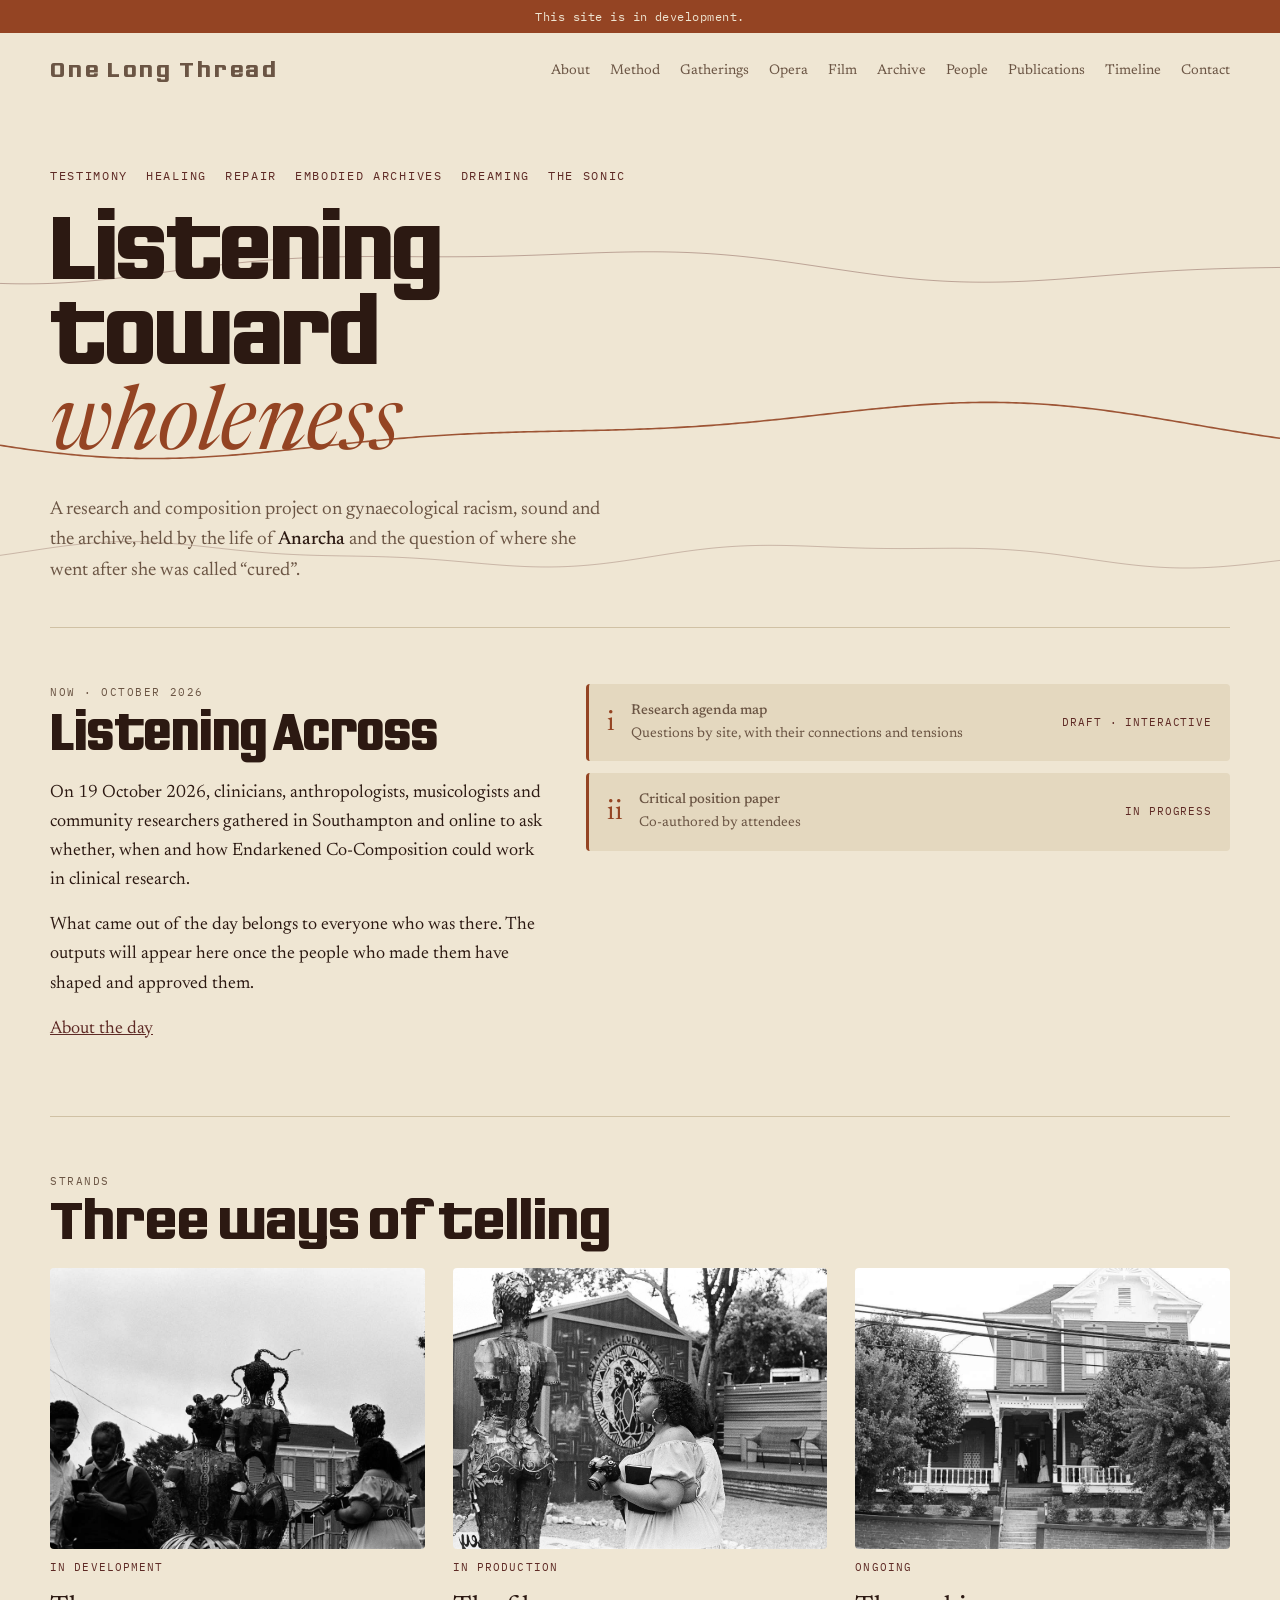
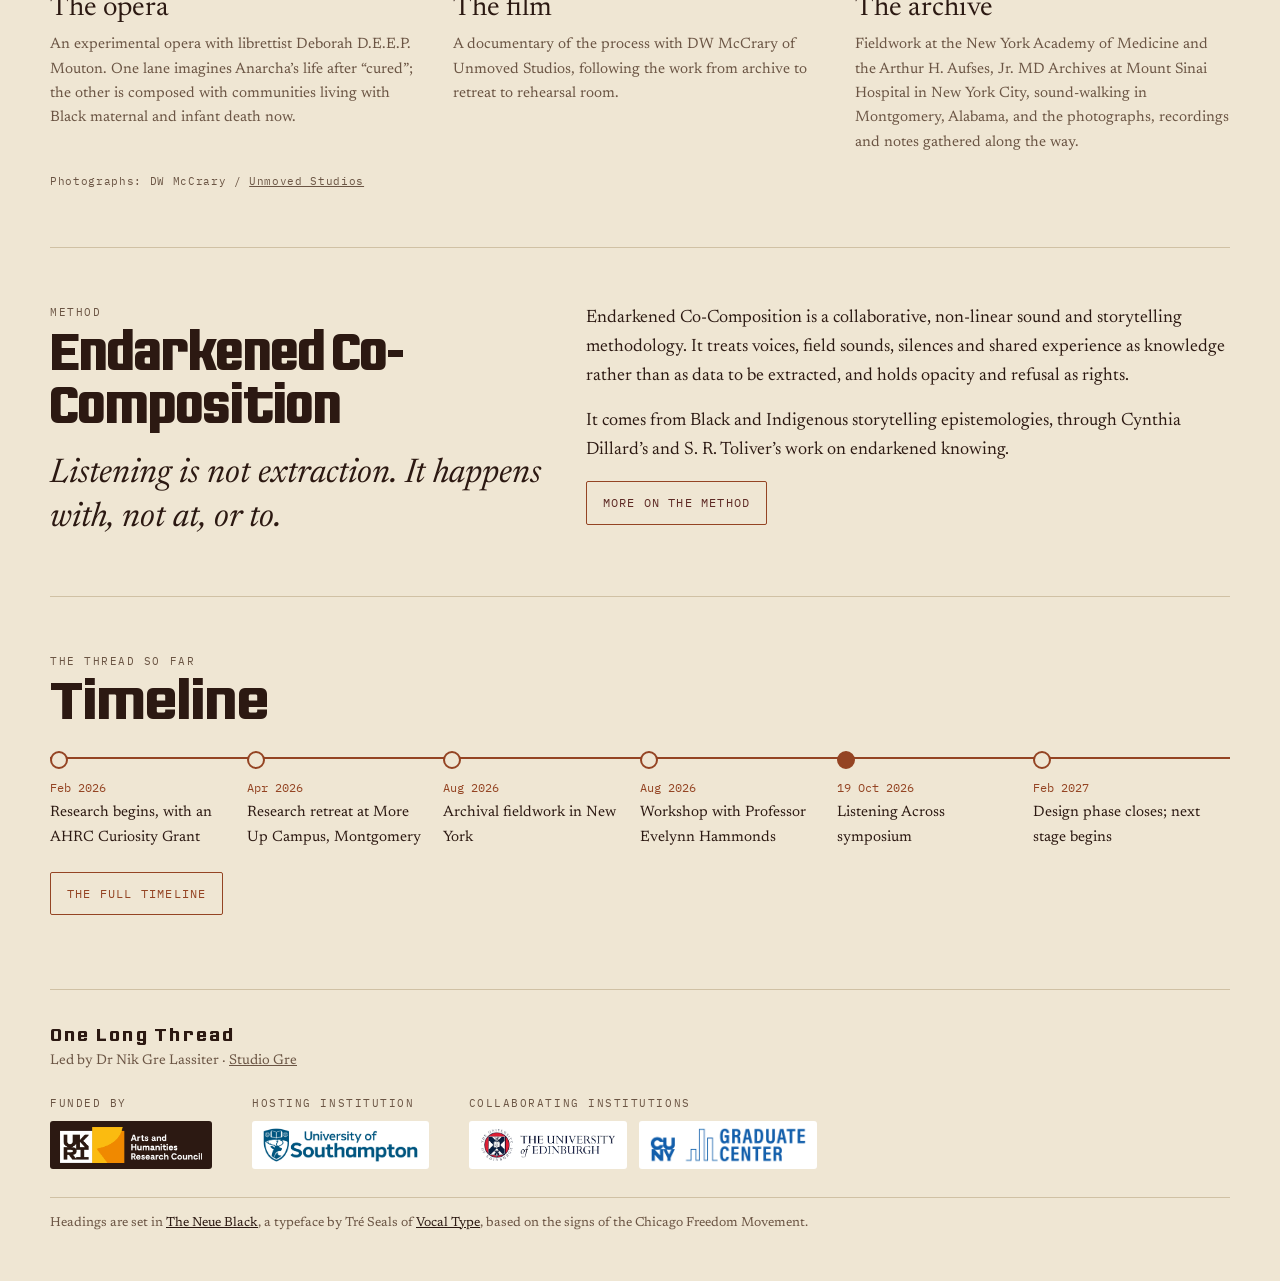
<file: index.html>
<!doctype html>
<html lang="en-GB">
<head>
<meta charset="utf-8">
<meta name="viewport" content="width=device-width, initial-scale=1, viewport-fit=cover">
<title>One Long Thread · Testimony, Healing, Repair, Embodied Archives, Dreaming, the Sonic</title>
<meta name="description" content="A research and composition project on gynaecological racism, sound and the archive, held by the life of Anarcha.">
<meta property="og:title" content="One Long Thread · Testimony, Healing, Repair, Embodied Archives, Dreaming, the Sonic">
<meta property="og:description" content="A research and composition project on gynaecological racism, sound and the archive, held by the life of Anarcha.">
<link rel="icon" href="data:image/svg+xml,%3Csvg xmlns='http://www.w3.org/2000/svg' viewBox='0 0 32 32'%3E%3Crect width='32' height='32' rx='6' fill='%2313151f'/%3E%3Cpath d='M3 19 C 10 8, 16 26, 29 13' stroke='%23d8b25a' stroke-width='2.6' fill='none' stroke-linecap='round'/%3E%3C/svg%3E">
<link rel="preconnect" href="https://fonts.googleapis.com">
<link rel="stylesheet" href="https://fonts.googleapis.com/css2?family=Newsreader:ital,opsz,wght@0,6..72,300..600;1,6..72,300..600&family=IBM+Plex+Mono:wght@400&display=swap">
<link rel="stylesheet" href="assets/site.css">
</head>
<body>
<div id="site-header"><noscript><p class="gutter"><a href="./">One Long Thread home</a></p></noscript></div>
<header class="hero gutter">
  <canvas id="heroThread" aria-hidden="true"></canvas>
  <div class="inner">
    <div class="acrostic" aria-label="Testimony, Healing, Repair, Embodied Archives, Dreaming, the Sonic">
      <span>Testimony</span><span>Healing</span><span>Repair</span><span>Embodied Archives</span><span>Dreaming</span><span>the Sonic</span>
    </div>
    <h1>Listening toward <em>wholeness</em></h1>
    <p class="lede">A research and composition project on gynaecological racism, sound and the archive, held by the life of <strong>Anarcha</strong> and the question of where she went after she was called “cured”.</p>
  </div>
</header>
<main class="gutter"><div class="inner">

  <section id="now" aria-labelledby="now-h">
    <div class="two">
      <div>
        <div class="label">Now · October 2026</div>
        <h2 id="now-h">Listening Across</h2>
        <div class="prose">
          <p>On 19 October 2026, clinicians, anthropologists, musicologists and community researchers gathered in Southampton and online to ask whether, when and how Endarkened Co-Composition could work in clinical research.</p>
          <p>What came out of the day belongs to everyone who was there. The outputs will appear here once the people who made them have shaped and approved them.</p>
          <p><a href="listening-across.html">About the day</a></p>
        </div>
      </div>
      <div class="outputs">
        <a class="out" href="agenda-map/index.html"><span class="n">i</span><span><b>Research agenda map</b><span>Questions by site, with their connections and tensions</span></span><i>Draft · Interactive</i></a>
        <div class="out"><span class="n">ii</span><span><b>Critical position paper</b><span>Co-authored by attendees</span></span><i>In progress</i></div>
      </div>
    </div>
  </section>

  <section id="strands" aria-labelledby="strands-h">
    <div class="label">Strands</div>
    <h2 id="strands-h">Three ways of telling</h2>
    <div class="strands">
      <a class="strand" href="opera.html">
        <div class="plate"><img src="images/montgomery/08-behind-the-monument.jpg" alt="The sculptures seen from behind against the sky, with members of the team gathered around them." loading="lazy"></div>
        <span class="status">In development</span>
        <h3>The opera</h3>
        <p>An experimental opera with librettist Deborah D.E.E.P. Mouton. One lane imagines Anarcha’s life after “cured”; the other is composed with communities living with Black maternal and infant death now.</p>
      </a>
      <a class="strand" href="film.html">
        <div class="plate"><img src="images/montgomery/02-mural.jpg" alt="A visitor holding a camera and notebook faces a mural reading Anarcha, Lucy, Betsey, beside the back of one of the sculptures." loading="lazy"></div>
        <span class="status">In production</span>
        <h3>The film</h3>
        <p>A documentary of the process with DW McCrary of Unmoved Studios, following the work from archive to retreat to rehearsal room.</p>
      </a>
      <a class="strand" href="archive.html">
        <div class="plate"><img src="images/montgomery/14-the-house.jpg" alt="A two-storey Victorian house with a wide porch, behind trees, in Montgomery." loading="lazy"></div>
        <span class="status">Ongoing</span>
        <h3>The archive</h3>
        <p>Fieldwork at the New York Academy of Medicine and the Arthur H. Aufses, Jr. MD Archives at Mount Sinai Hospital in New York City, sound-walking in Montgomery, Alabama, and the photographs, recordings and notes gathered along the way.</p>
      </a>
    </div>
    <p class="photo-credit">Photographs: DW McCrary / <a href="https://unmovedstudios.com" rel="noopener">Unmoved Studios</a></p>
  </section>

  <section id="method" aria-labelledby="method-h">
    <div class="two">
      <div>
        <div class="label">Method</div>
        <h2 id="method-h">Endarkened Co-Composition</h2>
        <p class="pull">Listening is not extraction. It happens with, not at, or to.</p>
      </div>
      <div class="prose">
        <p>Endarkened Co-Composition is a collaborative, non-linear sound and storytelling methodology. It treats voices, field sounds, silences and shared experience as knowledge rather than as data to be extracted, and holds opacity and refusal as rights.</p>
        <p>It comes from Black and Indigenous storytelling epistemologies, through Cynthia Dillard’s and S. R. Toliver’s work on endarkened knowing.</p>
        <a class="btn" href="method.html">More on the method</a>
      </div>
    </div>
  </section>

  <section id="thread" aria-labelledby="thread-h">
    <div class="label">The thread so far</div>
    <h2 id="thread-h">Timeline</h2>
    <div data-list="timeline" data-home data-empty="The timeline is being written."></div>
    <p style="margin-top:22px"><a class="btn" href="timeline.html">The full timeline</a></p>
  </section>

</div></main>

<div id="site-footer"></div>
<script src="assets/site.js"></script>
</body>
</html>
</file>
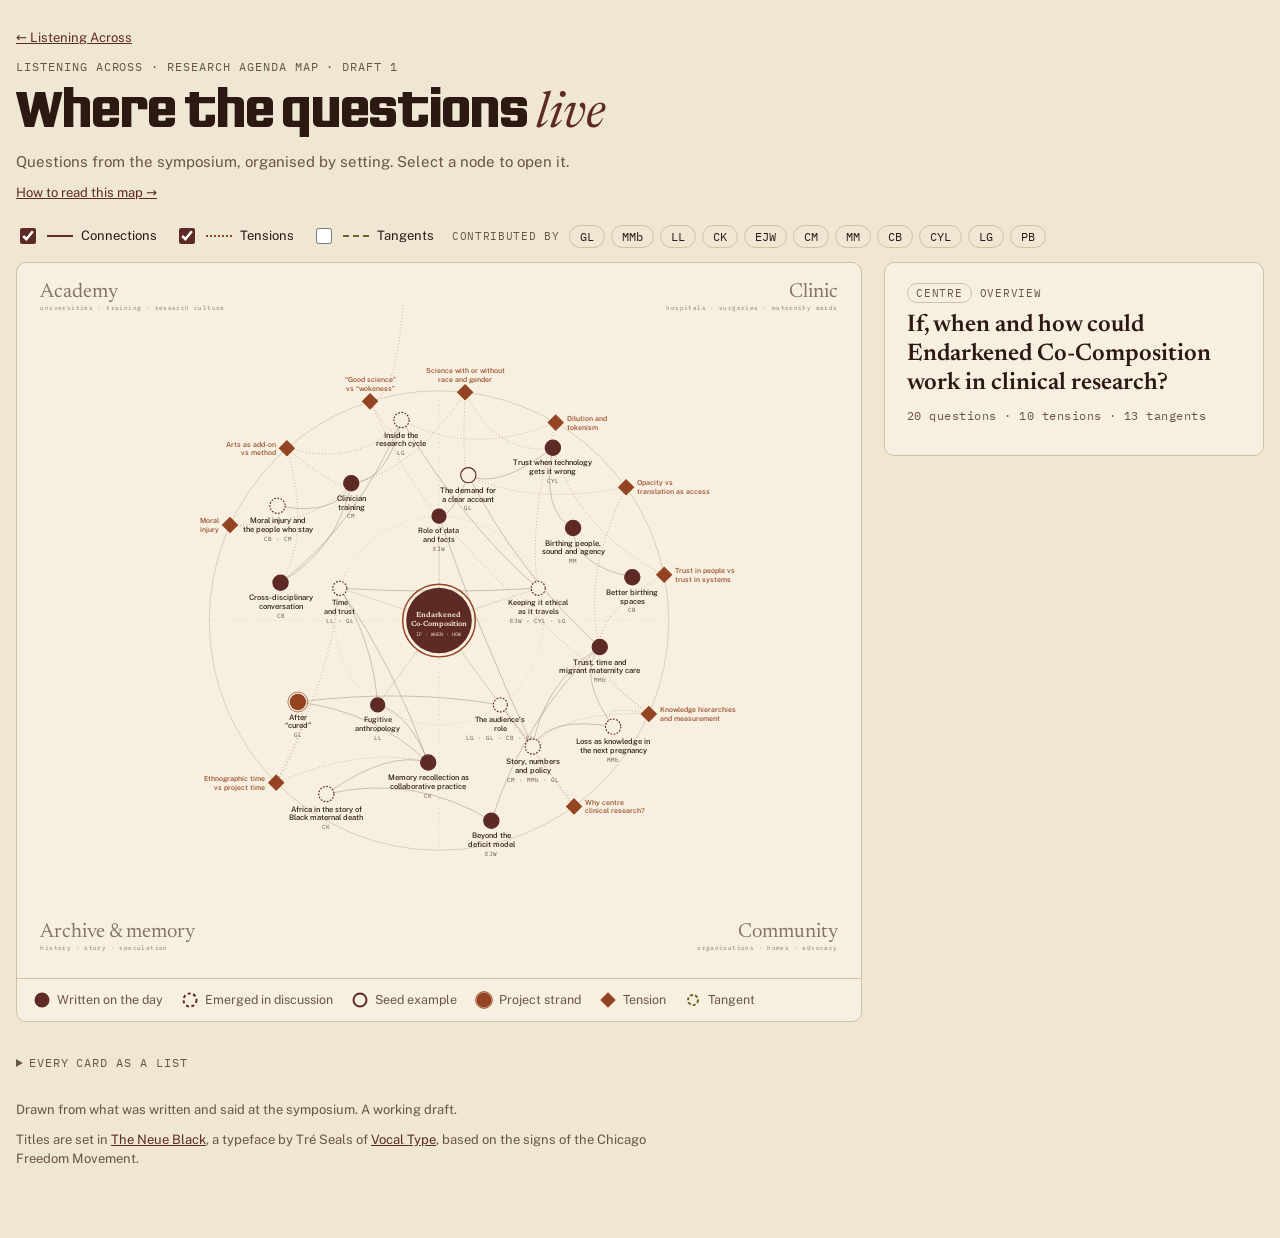
<file: agenda-map/index.html>
<!doctype html>
<html lang="en-GB">
<head>
<meta charset="utf-8">
<meta name="viewport" content="width=device-width, initial-scale=1, viewport-fit=cover">
<title>Listening Across Agenda Map</title>
<meta name="claude:viewport-fit-sides" content="cover">
<!--
  LISTENING ACROSS: RESEARCH AGENDA MAP
  You should not need to edit this file. Everything on the map comes from four
  spreadsheets in the same folder:
    cards.csv     one row per question, tension or tangent
    links.csv     one row per line drawn between two cards
    people.csv    initials and full names of contributors
    settings.csv  the page heading, introduction, centre text and footer
  Positions are worked out automatically from each card's site and links.
  See "Updating the Agenda Map" (the Word guide) for step-by-step instructions.
-->
<link rel="preconnect" href="https://fonts.googleapis.com">
<link rel="stylesheet" href="https://fonts.googleapis.com/css2?family=Newsreader:ital,opsz,wght@0,6..72,400;0,6..72,600;1,6..72,400&family=Public+Sans:wght@400;500;600&family=IBM+Plex+Mono:wght@400;500&display=swap">
<style>
/* Layout: circle-and-cross field (after the symposium's cosmogram walk). EC at the centre, a method ring around it,
   four sites as quadrants, tensions on the rim, tangents in orbit. Detail panel beside on desktop, below on phones. */
:root{
  --bg:#efe6d3; --surface:#f7f0e1; --surface-2:#e4d8bf; --fg:#2c1912; --muted:#6b5544; --line:#d0c1a4;
  --accent:#5e2a25; --accent-ink:#efe6d3; --gold:#944423; --tangent:#6e6224; --warn:#a3361f;
  --display:"Newsreader", Georgia, "Times New Roman", serif;
  --body:"Public Sans", "Segoe UI", system-ui, sans-serif;
  --mono:"IBM Plex Mono", ui-monospace, Menlo, monospace;
  color-scheme:light;
}
@media (prefers-color-scheme: dark){ :root:not([data-theme="light"]){
  --bg:#221410; --surface:#301e18; --surface-2:#3b2620; --fg:#ead9b9; --muted:#b29d86; --line:#4d352d;
  --accent:#c9a77c; --accent-ink:#221410; --gold:#d98a55; --tangent:#b9a75e; --warn:#f0a07a; color-scheme:dark } }
:root[data-theme="dark"]{
  --bg:#221410; --surface:#301e18; --surface-2:#3b2620; --fg:#ead9b9; --muted:#b29d86; --line:#4d352d;
  --accent:#c9a77c; --accent-ink:#221410; --gold:#d98a55; --tangent:#b9a75e; --warn:#f0a07a; color-scheme:dark }

@font-face{font-family:"The Neue Black";src:url("../fonts/TheNeueBlackVF.woff2") format("woff2"),url("../fonts/TheNeueBlackVF.woff") format("woff");font-weight:400 900;font-display:swap}
.vh{position:absolute;width:1px;height:1px;overflow:hidden;clip:rect(0 0 0 0);white-space:nowrap}
*{box-sizing:border-box}
html,body{margin:0}
body{background:var(--bg);color:var(--fg);font-family:var(--body);font-size:15px;line-height:1.5}
a{color:var(--accent)}
.wrap{max-width:1500px;margin:0 auto;padding-block:28px 56px;padding-left:max(16px, env(safe-area-inset-left, 0px));padding-right:max(16px, env(safe-area-inset-right, 0px))}
header{display:grid;gap:10px;max-width:880px;margin-bottom:22px}
.eyebrow{font-family:var(--mono);font-size:12px;letter-spacing:.08em;text-transform:uppercase;color:var(--muted)}
h1{font-family:"The Neue Black","Arial Black",Impact,sans-serif;font-weight:400;font-synthesis:none;font-variation-settings:"wdth" 40;font-size:clamp(30px,4.4vw,50px);line-height:1.04;margin:0;text-wrap:balance}
h1 em{color:var(--accent);font-family:var(--display);font-style:italic;font-weight:400;font-variation-settings:normal}
header p{margin:0;color:var(--muted);max-width:68ch}
.jump{font-size:13px;color:var(--accent)}

.controls{display:flex;flex-wrap:wrap;gap:10px 18px;align-items:center;margin:8px 0 14px}
.toggle{display:inline-flex;gap:8px;align-items:center;font-size:13px;cursor:pointer;user-select:none}
.toggle input{accent-color:var(--accent);width:16px;height:16px}
.sw{display:inline-block;width:26px;height:0;border-top:2px solid var(--muted)}
.sw.t{border-top:2px dashed var(--tangent)} .sw.x{border-top:2px dotted var(--gold)} .sw.c{border-top:2px solid var(--accent)}
.people{display:flex;flex-wrap:wrap;gap:6px;align-items:center}
.people span.lbl{font-family:var(--mono);font-size:11px;letter-spacing:.06em;text-transform:uppercase;color:var(--muted);margin-right:4px}
.chip{font-family:var(--mono);font-size:12px;border:1px solid var(--line);background:transparent;color:var(--fg);border-radius:999px;padding:3px 10px;cursor:pointer}
.chip[aria-pressed="true"]{background:var(--accent);color:var(--accent-ink);border-color:var(--accent)}
.chip:focus-visible,.node:focus-visible,.li:focus-visible,button:focus-visible,summary:focus-visible{outline:2px solid var(--gold);outline-offset:2px}

.stage{display:grid;grid-template-columns:minmax(0,1fr) 380px;gap:22px;align-items:start}
@media (max-width:1080px){.stage{grid-template-columns:minmax(0,1fr)}}
.mapbox{background:var(--surface);border:1px solid var(--line);border-radius:10px;overflow-x:auto;min-width:0}
#map{display:block;width:100%;height:auto;min-width:640px}
.panel{background:var(--surface);border:1px solid var(--line);border-radius:10px;padding:20px 22px;position:sticky;top:calc(env(safe-area-inset-top, 0px) + 12px);max-height:calc(100vh - 24px);overflow:auto;min-width:0}
@media (max-width:1080px){.panel{position:static;max-height:none}}
.panel .kind{font-family:var(--mono);font-size:11px;letter-spacing:.07em;text-transform:uppercase;color:var(--muted);display:flex;gap:8px;flex-wrap:wrap;align-items:center}
.pill{border-radius:999px;padding:1px 8px;border:1px solid var(--line)}
.pill.em{border-style:dashed} .pill.x{color:var(--gold);border-color:var(--gold)} .pill.t{color:var(--tangent);border-color:var(--tangent)}
.panel h2{font-family:var(--display);font-weight:600;font-size:24px;line-height:1.2;margin:8px 0 10px;text-wrap:balance}
.panel .q{font-family:var(--display);font-style:italic;font-size:18px;line-height:1.4;margin:0 0 14px}
.panel dl{display:grid;gap:10px;margin:0 0 14px}
.panel dt{font-family:var(--mono);font-size:11px;letter-spacing:.07em;text-transform:uppercase;color:var(--muted)}
.panel dd{margin:2px 0 0;white-space:pre-line}
.panel .todo{color:var(--muted);font-style:italic}
.panel h3{font-family:var(--mono);font-size:11px;letter-spacing:.07em;text-transform:uppercase;color:var(--muted);margin:16px 0 6px;font-weight:500}
.links{display:grid;gap:6px;margin:0;padding:0;list-style:none}
.links button{all:unset;cursor:pointer;display:block;padding:6px 8px;border-radius:6px;background:var(--surface-2);font-size:14px}
.links button small{display:block;color:var(--muted);font-size:12px}
.links button:hover{outline:1px solid var(--accent)}
.note{font-size:13px;color:var(--muted);border-left:2px solid var(--gold);padding-left:10px;margin:12px 0 0}
.id{font-family:var(--mono);font-size:11px;color:var(--muted)}

/* svg */
.rim{fill:none;stroke:var(--line);stroke-width:1.2}
.cross{stroke:var(--line);stroke-width:1;stroke-dasharray:2 6}
.quad{font-family:var(--display);font-size:34px;fill:var(--muted);opacity:.8}
.quadsub{font-family:var(--mono);font-size:11px;fill:var(--muted);opacity:.75;letter-spacing:.06em}
.edge{fill:none;stroke-width:1.2;transition:opacity .2s,stroke .2s}
.edge.link{stroke:var(--muted);opacity:.45}
.edge.spoke{stroke:var(--line);opacity:.8}
.edge.tangent{stroke:var(--tangent);stroke-dasharray:5 5;opacity:.55}
.edge.tension{stroke:var(--gold);stroke-dasharray:1.5 4;opacity:.6}
.edge.hot{opacity:1;stroke-width:2.2}
.edge.link.hot,.edge.spoke.hot{stroke:var(--accent)}
.node{cursor:pointer;transition:opacity .2s}
.node .shape{stroke-width:2}
.n-written .shape{fill:var(--accent);stroke:var(--accent)}
.n-discussion .shape{fill:var(--surface);stroke:var(--accent);stroke-dasharray:3 2.5}
.n-seed .shape{fill:var(--surface);stroke:var(--accent)}
.n-project .shape{fill:var(--gold);stroke:var(--gold)}
.n-tangent .shape{fill:var(--surface);stroke:var(--tangent);stroke-dasharray:3 2}
.n-tension .shape{fill:var(--gold);stroke:var(--gold)}
.n-centre .shape{fill:var(--accent);stroke:none}
.halo{fill:none;stroke:var(--gold);stroke-width:2.5;opacity:0}
.node.sel .halo{opacity:1}
.label{font-family:var(--body);font-size:13px;fill:var(--fg);font-weight:500}
/* hover or keyboard focus: the label and initials grow, with a halo so they read over the lines beneath */
.node .label,.node .who{transition:transform .15s ease;paint-order:stroke;stroke:var(--surface);stroke-width:0;stroke-linejoin:round}
.node:not(.n-centre):hover .label,.node:not(.n-centre):hover .who,.node:not(.n-centre):focus-visible .label,.node:not(.n-centre):focus-visible .who{transform:scale(1.6);stroke-width:4px}
.ring .label{font-size:12.5px}
.n-tangent .label{font-size:12px;font-style:italic;fill:var(--tangent);font-weight:400}
.n-tension .label{font-size:12px;fill:var(--gold);font-weight:500}
.n-centre .label{font-family:var(--display);font-size:12.5px;fill:var(--accent-ink);font-weight:600}
.n-centre .sub{font-family:var(--mono);font-size:8.5px;fill:var(--accent-ink)}
.who{font-family:var(--mono);font-size:10.5px;fill:var(--muted)}
.dim{opacity:.16}
.edge.dim{opacity:.05}
.node.match .shape{stroke:var(--gold);stroke-width:3}

.legend{display:flex;flex-wrap:wrap;gap:8px 18px;font-size:12.5px;color:var(--muted);padding:12px 16px;border-top:1px solid var(--line)}
.legend svg{display:inline-block;vertical-align:middle;margin-right:6px}

/* reading guide */
.guide{margin-top:34px;display:grid;grid-template-columns:repeat(auto-fit,minmax(min(100%,420px),1fr));gap:18px}
.guide section{background:var(--surface);border:1px solid var(--line);border-radius:10px;padding:20px 22px;min-width:0}
.guide h2{font-family:var(--display);font-weight:400;font-size:26px;margin:0 0 10px}
.guide h3{font-size:15px;margin:16px 0 4px}
.guide p,.guide li{max-width:68ch}
.guide ul,.guide ol{padding-left:20px;margin:6px 0}
.guide li{margin:4px 0}
.key{display:grid;grid-template-columns:28px 1fr;gap:8px 10px;align-items:start;margin:8px 0}
.key svg{margin-top:2px}

/* list */
.index{margin-top:18px;display:grid;grid-template-columns:repeat(auto-fit,minmax(min(100%,300px),1fr));gap:18px}
.index section{background:var(--surface);border:1px solid var(--line);border-radius:10px;padding:16px 18px;min-width:0}
.index h2{font-family:var(--display);font-weight:400;font-size:22px;margin:0 0 4px}
.index p.sub{margin:0 0 10px;color:var(--muted);font-size:13px}
.index ul{list-style:none;margin:0;padding:0;display:grid;gap:4px}
.li{all:unset;cursor:pointer;display:grid;grid-template-columns:14px 1fr;gap:8px;align-items:start;padding:5px 6px;border-radius:6px;font-size:14px}
.li:hover{background:var(--surface-2)}
.li i{font-style:normal;font-family:var(--mono);font-size:11px;color:var(--muted);display:block}
.dot{width:10px;height:10px;border-radius:50%;margin-top:6px;border:2px solid var(--accent)}
.dot.written{background:var(--accent)} .dot.discussion{border-style:dashed} .dot.project{background:var(--gold);border-color:var(--gold)}
.dot.tangent{border-color:var(--tangent);border-style:dashed;width:8px;height:8px}
.dot.tension{background:var(--gold);border-color:var(--gold);border-radius:1px;transform:rotate(45deg);width:9px;height:9px}
.every{margin-top:32px}
.every summary{cursor:pointer;font-family:var(--mono);font-size:12px;letter-spacing:.08em;text-transform:uppercase;color:var(--muted)}
.panel .counts{font-family:var(--mono);font-size:12px;letter-spacing:.04em;color:var(--muted);margin:10px 0}

/* editor tools */
.editor{margin-top:34px;border:1px dashed var(--line);border-radius:10px;padding:14px 18px;font-size:14px}
.editor summary{cursor:pointer;font-family:var(--mono);font-size:12px;letter-spacing:.06em;text-transform:uppercase;color:var(--muted)}
.drop{margin-top:12px;border:2px dashed var(--line);border-radius:10px;padding:22px;text-align:center;color:var(--muted)}
.drop.over{border-color:var(--accent);color:var(--fg)}
.problems{margin-top:12px;color:var(--warn)}
.problems ul{margin:6px 0;padding-left:20px}
.status{background:var(--surface);border:1px solid var(--warn);border-radius:10px;padding:16px 18px;margin-bottom:18px}
.status[hidden]{display:none}
.type-credit{margin-top:10px;color:var(--muted);font-size:13px;max-width:80ch}
footer{margin-top:28px;color:var(--muted);font-size:13px;max-width:80ch}
@media (prefers-reduced-motion: reduce){.edge,.node,.node .label,.node .who{transition:none}}
</style>
</head>
<body>
<div class="wrap">
  <header>
    <a class="jump" href="../listening-across.html">← Listening Across</a>
    <div class="eyebrow" id="eyebrow">Listening Across · Research agenda map</div>
    <h1 id="title">Where the questions <em>live</em></h1>
    <p id="intro">Loading the map…</p>
    <a class="jump" href="how-to-read.html">How to read this map →</a>
  </header>

  <div class="status" id="status" hidden></div>

  <div class="controls" role="group" aria-label="Map layers and filters">
    <label class="toggle"><input type="checkbox" id="tg-link" checked><span class="sw c"></span>Connections</label>
    <label class="toggle"><input type="checkbox" id="tg-tension" checked><span class="sw x"></span>Tensions</label>
    <label class="toggle"><input type="checkbox" id="tg-tangent"><span class="sw t"></span>Tangents</label>
    <div class="people" id="people"><span class="lbl">Contributed by</span></div>
  </div>

  <div class="stage">
    <div class="mapbox">
      <svg id="map" viewBox="0 0 1440 1220" role="img" aria-label="Research agenda map: questions arranged around Endarkened Co-Composition by site"></svg>
      <div class="legend" id="legend"></div>
    </div>
    <aside class="panel" id="panel" aria-live="polite"></aside>
  </div>

  <details class="every" id="every">
    <summary>Every card as a list</summary>
    <div class="index" id="index"></div>
  </details>

  <footer id="footer"></footer>
  <p class="type-credit">Titles are set in <a href="https://www.theleagueofmoveabletype.com/the-neue-black">The Neue Black</a>, a typeface by Tré Seals of <a href="https://www.vocaltype.co">Vocal Type</a>, based on the signs of the Chicago Freedom Movement.</p>

  <details class="editor" id="editor" hidden>
    <summary>For editors: preview changes before uploading</summary>
    <p>Edit the spreadsheets, save them as CSV (UTF-8), then drop <code>cards.csv</code>, <code>links.csv</code>, <code>people.csv</code> and/or <code>settings.csv</code> here. The map redraws from your files in this browser only. Nothing is uploaded or saved. Any problems in the files are listed below.</p>
    <div class="drop" id="drop">Drop CSV files here, or <label style="text-decoration:underline;cursor:pointer">choose files<input type="file" id="pick" accept=".csv,text/csv" multiple hidden></label></div>
    <div class="problems" id="problems"></div>
  </details>
</div>

<script>
/* ===================== data loading ===================== */
const FILES = ["cards", "links", "people", "settings"];
let DATA = {cards: [], links: [], people: [], settings: []};

function parseCSV(text) {
  text = text.replace(/^﻿/, "");
  const firstLine = text.split(/\r?\n/, 1)[0];
  const delim = (firstLine.split(";").length > firstLine.split(",").length) ? ";" : ",";
  const rows = []; let row = [], f = "", q = false;
  for (let i = 0; i < text.length; i++) {
    const c = text[i];
    if (q) { if (c === '"') { if (text[i + 1] === '"') { f += '"'; i++; } else q = false; } else f += c; }
    else if (c === '"') q = true;
    else if (c === delim) { row.push(f); f = ""; }
    else if (c === "\n") { row.push(f); rows.push(row); row = []; f = ""; }
    else if (c !== "\r") f += c;
  }
  if (f !== "" || row.length) { row.push(f); rows.push(row); }
  if (!rows.length) return [];
  const head = rows.shift().map(h => h.trim().toLowerCase().replace(/\s+/g, "_"));
  return rows.filter(r => r.some(x => x.trim() !== ""))
    .map(r => Object.fromEntries(head.map((h, i) => [h, (r[i] || "").trim()])));
}

async function loadFromServer() {
  const out = {};
  for (const name of FILES) {
    const res = await fetch(name + ".csv", {cache: "no-cache"});
    if (!res.ok) throw new Error(name + ".csv could not be loaded (" + res.status + ")");
    out[name] = parseCSV(await res.text());
  }
  return out;
}

/* ===================== model + layout ===================== */
const SITES = {
  clinic: {name: "Clinic", sub: "hospitals · surgeries · maternity wards", range: [-90, 0]},
  community: {name: "Community", sub: "organisations · homes · advocacy", range: [0, 90]},
  archive: {name: "Archive & memory", sub: "history · story · speculation", range: [90, 180]},
  academy: {name: "Academy", sub: "universities · training · research culture", range: [-180, -90]},
  method: {name: "Method ring", sub: "questions about Endarkened Co-Composition itself"}
};
const BOUNDARY = {"academy/clinic": -90, "clinic/community": 0, "community/archive": 90, "archive/academy": 180};
const TYPES = {
  written: "Written on the day", discussion: "Emerged in discussion", seed: "Seed example", project: "Project strand",
  tension: "Tension", tangent: "Tangent"
};
const FIELD_LABELS = [["where", "Where it would run"], ["ec_adds", "What Endarkened Co-Composition adds"], ["on_paper", "On paper"], ["with_whom", "With whom"], ["risks", "Risks"]];
const CX = 720, CY = 610, R_RING = 178, R_SITE = 300, R_RIM = 392, R_ORBIT = 545;
const SITE_ALIASES = {"archive & memory": "archive", "archive and memory": "archive", "memory": "archive", "university": "academy", "method ring": "method", "ec": "method"};

let N = [], E = [], byId = {}, PEOPLE = {}, SET = {}, problems = [];
const norm = a => ((a % 360) + 540) % 360 - 180;            // to [-180,180)
const rad = a => a * Math.PI / 180;

function siteOf(raw) {
  const parts = (raw || "").toLowerCase().split(/[\/+]| and (?=clinic|community|archive|academy)/).map(s => s.trim()).filter(Boolean).map(s => SITE_ALIASES[s] || s);
  if (!parts.length) return {key: "", list: []};
  for (const p of parts) if (!SITES[p]) problems.push(`Card site “${raw}” isn’t recognised. Use clinic, community, archive, academy or method (or two joined with /).`);
  if (parts.length === 1) return {key: parts[0], list: parts};
  const a = parts[0] + "/" + parts[1], b = parts[1] + "/" + parts[0];
  if (a in BOUNDARY) return {key: a, list: parts};
  if (b in BOUNDARY) return {key: b, list: parts};
  problems.push(`Sites “${raw}” aren’t neighbours on the map, so the card is placed in ${SITES[parts[0]] ? SITES[parts[0]].name : parts[0]}.`);
  return {key: parts[0], list: parts};
}

function wrapLabel(text, max = 24) {
  const words = text.split(/\s+/), lines = [""];
  for (const w of words) {
    if ((lines[lines.length - 1] + " " + w).trim().length > max && lines[lines.length - 1]) { if (lines.length === 2) { lines[1] += "…"; break; } lines.push(w); }
    else lines[lines.length - 1] = (lines[lines.length - 1] + " " + w).trim();
  }
  return lines;
}

function relax(items, minSep, obstacleSep) {
  if (items.length < 2) return;
  const movable = items.filter(n => !n.obstacle).length || 1;
  const sepAll = Math.min(minSep, 360 / movable * 0.95);
  const sepFor = (A, B) => (A.obstacle || B.obstacle) ? (obstacleSep || sepAll) : sepAll;
  for (let pass = 0; pass < 300; pass++) {
    items.sort((p, q) => p.a - q.a);
    let moved = false;
    for (let i = 0; i < items.length; i++) {
      const A = items[i], B = items[(i + 1) % items.length];
      let d = B.a - A.a; if (i === items.length - 1) d += 360;
      const sep = sepFor(A, B);
      if (d < sep - 0.01) {
        const push = sep - d;
        const pa = A.pinned || A.obstacle, pb = B.pinned || B.obstacle;
        if (pa && pb) continue;
        if (pa) B.a += push; else if (pb) A.a -= push;
        else if (!A.pinned) { A.a -= push / 2; B.a += push / 2; }
        moved = true;
      }
    }
    items.forEach(n => { if (!n.obstacle) n.a = norm(n.a); });
    if (!moved) break;
  }
}

function build(raw) {
  problems = [];
  SET = Object.fromEntries((raw.settings || []).map(r => [(r.setting || r.key || "").toLowerCase(), r.value || ""]));
  PEOPLE = Object.fromEntries((raw.people || []).filter(r => r.initials).map(r => [r.initials, r.name || r.initials]));
  N = [{id: "CENTRE", type: "centre", title: SET.centre_title || "Endarkened Co-Composition", question: SET.centre_question || "", who: [], a: 0, r: 0}];
  const seen = new Set(["CENTRE"]);
  (raw.cards || []).forEach((r, i) => {
    const id = r.id || ""; const rowNo = i + 2;
    if (!id) { problems.push(`cards.csv row ${rowNo} has no id, so it was skipped.`); return; }
    if (seen.has(id)) { problems.push(`The id “${id}” is used twice in cards.csv. Only the first was kept.`); return; }
    seen.add(id);
    const type = ((r.type || "").toLowerCase() === "padlet") ? "written" : (r.type || "").toLowerCase();
    if (!TYPES[type]) problems.push(`Card ${id}: type “${r.type}” isn’t recognised. Use written, discussion, seed, project, tension or tangent.`);
    if (!r.title) problems.push(`Card ${id} has no title.`);
    const who = (r.contributors || "").split(/[;,]/).map(s => s.trim()).filter(Boolean);
    const n = {
      id, type: TYPES[type] ? type : "written", title: r.title || id, question: r.question || "",
      label: r.label ? r.label.split("/").map(s => s.trim()).filter(Boolean) : wrapLabel(r.title || id),
      who, fields: r, note: r.note || "", source: r.source || "",
      manualA: r.angle !== "" && r.angle !== undefined && !isNaN(+r.angle) ? +r.angle : null,
      manualR: r.radius !== "" && r.radius !== undefined && !isNaN(+r.radius) ? +r.radius : null
    };
    if (n.type !== "tension" && n.type !== "tangent") {
      const s = siteOf(r.site); n.site = s.key; n.sites = s.list;
      if (!s.key) { problems.push(`Card ${id} has no site, so it was placed in the method ring.`); n.site = "method"; n.sites = ["method"]; }
    }
    N.push(n);
  });
  byId = Object.fromEntries(N.map(n => [n.id, n]));
  N.forEach(n => n.who.forEach(w => { if (!PEOPLE[w]) problems.push(`Card ${n.id}: contributor “${w}” isn’t in people.csv.`); }));

  E = [];
  (raw.links || []).forEach((r, i) => {
    const a = (r.from || "").trim(), b = (r.to || "").trim();
    if (!a && !b) return;
    if (!byId[a] || !byId[b]) { problems.push(`links.csv row ${i + 2} (${a} → ${b}) refers to a card that doesn’t exist.`); return; }
    E.push({a, b, why: r.why || ""});
  });
  // automatic spokes from centre to the method ring
  N.filter(n => n.site === "method").forEach(n => { if (!E.some(e => (e.a === "CENTRE" && e.b === n.id) || (e.b === "CENTRE" && e.a === n.id))) E.push({a: "CENTRE", b: n.id, why: "", auto: true}); });

  layout();
}

function layout() {
  // 1. method ring: evenly spaced from the top
  const ring = N.filter(n => n.site === "method");
  ring.forEach((n, i) => { n.a = n.manualA ?? (-90 + i * 360 / ring.length); n.r = n.manualR ?? R_RING; });

  // 2. site cards: spread inside their quarter; boundary cards on the line
  const siteCards = N.filter(n => n.site && n.site !== "method");
  const groups = {};
  siteCards.forEach(n => (groups[n.site] = groups[n.site] || []).push(n));
  for (const [k, list] of Object.entries(groups)) {
    if (k in BOUNDARY) list.forEach((n, i) => n.a = BOUNDARY[k] + (i - (list.length - 1) / 2) * 10);
    else { const [s, e] = SITES[k].range; list.forEach((n, i) => n.a = s + (i + 1) * (e - s) / (list.length + 1)); }
  }
  siteCards.forEach(n => { if (n.manualA !== null) { n.a = n.manualA; n.pinned = true; } });
  relax(siteCards, 22);
  siteCards.sort((p, q) => p.a - q.a).forEach((n, i) => n.r = n.manualR ?? (R_SITE + (i % 2 ? 38 : -22)));

  // 3. tensions and tangents: drawn toward the cards they link to
  const anchorAngle = n => {
    // links in links.csv order; cards placed by site count more than inner-ring cards
    const others = E.filter(e => e.a === n.id || e.b === n.id).map(e => byId[e.a === n.id ? e.b : e.a])
      .filter(o => o && o.a !== undefined && o.type !== "centre" && o.type !== n.type);
    if (!others.length) return null;
    let sx = 0, sy = 0, w = 0;
    others.forEach(o => { const k = o.site === "method" ? 0.4 : 1; sx += k * Math.cos(rad(o.a)); sy += k * Math.sin(rad(o.a)); w += k; });
    // if the linked cards pull in opposite directions, the first link listed decides
    if (Math.hypot(sx, sy) / w < 0.55) { const first = others.find(o => o.site !== "method") || others[0]; return first.a; }
    return Math.atan2(sy, sx) * 180 / Math.PI;
  };
  for (const [type, r, sep] of [["tension", R_RIM, 24], ["tangent", R_ORBIT, 21]]) {
    const list = N.filter(n => n.type === type);
    list.forEach((n, i) => {
      const a = anchorAngle(n);
      n.a = n.manualA ?? (a === null ? -90 + i * 360 / list.length : a);
      n.pinned = n.manualA !== null; n.r = n.manualR ?? r;
    });
    const obstacles = type === "tangent" ? N.filter(t => t.type === "tension").map(t => ({a: t.a, obstacle: true})) : [];
    relax(list.concat(obstacles), sep, 11);
  }
  const place = n => { n.x = CX + n.r * Math.cos(rad(n.a)); n.y = CY + n.r * Math.sin(rad(n.a)); };
  N.forEach(place);
  declutter(siteCards, place);
}

// nudge site cards apart until their labels no longer overlap
function declutter(list, place) {
  const box = n => {
    const w = Math.max(...n.label.map(l => l.length)) * 7.4 + 10, h = n.label.length * 15 + (n.who.length ? 16 : 0);
    return {x1: n.x - w / 2, x2: n.x + w / 2, y1: n.y - 16, y2: n.y + 22 + h};
  };
  const hit = (p, q) => p.x1 < q.x2 && q.x1 < p.x2 && p.y1 < q.y2 && q.y1 < p.y2;
  for (let pass = 0; pass < 120; pass++) {
    let moved = false;
    for (let i = 0; i < list.length; i++) for (let j = i + 1; j < list.length; j++) {
      const A = list[i], B = list[j];
      if (!hit(box(A), box(B))) continue;
      moved = true;
      const [outer, inner] = A.r >= B.r ? [A, B] : [B, A];
      let changed = false;
      if (outer.manualR === null && outer.r < 352) { outer.r += 5; changed = true; }
      if (inner.manualR === null && inner.r > 246) { inner.r -= 5; changed = true; }
      if (!changed) {
        const d = norm(B.a - A.a) >= 0 ? 1 : -1;
        if (!A.pinned) A.a -= d * 1.5; if (!B.pinned) B.a += d * 1.5;
      }
      place(A); place(B);
    }
    if (!moved) break;
  }
}

/* ===================== drawing ===================== */
const NS = "http://www.w3.org/2000/svg";
const svg = document.getElementById("map");
const el = (tag, attrs = {}, parent) => { const e = document.createElementNS(NS, tag); for (const k in attrs) e.setAttribute(k, attrs[k]); if (parent) parent.appendChild(e); return e; };
const esc = s => String(s ?? "").replace(/[&<>"]/g, c => ({"&": "&amp;", "<": "&lt;", ">": "&gt;", '"': "&quot;"}[c]));
const inlineEm = s => esc(s).replace(/\*([^*]+)\*/g, "<em>$1</em>");
let edgeEls = [], nodeEls = {}, current = "CENTRE", personFilter = null;
const layers = {link: true, tension: true, tangent: false};  // tangents start hidden to keep the first view quiet
const edgeType = (A, B) => (A.type === "tension" || B.type === "tension") ? "tension"
  : (A.type === "tangent" || B.type === "tangent") ? "tangent" : (A.type === "centre" || B.type === "centre") ? "spoke" : "link";

function shapeFor(g, n, size) {
  if (n.type === "tension") {
    el("rect", {x: n.x - size - 4, y: n.y - size - 4, width: (size + 4) * 2, height: (size + 4) * 2, transform: `rotate(45 ${n.x} ${n.y})`, class: "halo"}, g);
    el("rect", {x: n.x - size, y: n.y - size, width: size * 2, height: size * 2, transform: `rotate(45 ${n.x} ${n.y})`, class: "shape"}, g);
  } else {
    el("circle", {cx: n.x, cy: n.y, r: size + 6, class: "halo"}, g);
    el("circle", {cx: n.x, cy: n.y, r: size, class: "shape"}, g);
    if (n.type === "project") el("circle", {cx: n.x, cy: n.y, r: size + 4, fill: "none", stroke: "var(--gold)", "stroke-width": 1.2}, g);
  }
}

function draw() {
  svg.innerHTML = ""; edgeEls = []; nodeEls = {};
  const field = el("g", {}, svg);
  el("circle", {cx: CX, cy: CY, r: R_RIM, class: "rim"}, field);
  el("circle", {cx: CX, cy: CY, r: R_RING, class: "rim", "stroke-dasharray": "2 5"}, field);
  el("line", {x1: CX, y1: CY - R_RIM, x2: CX, y2: CY + R_RIM, class: "cross"}, field);
  el("line", {x1: CX - R_RIM, y1: CY, x2: CX + R_RIM, y2: CY, class: "cross"}, field);
  [["academy", 40, 58, "start"], ["clinic", 1400, 58, "end"], ["archive", 40, 1150, "start"], ["community", 1400, 1150, "end"]].forEach(([k, x, y, anc]) => {
    el("text", {x, y, "text-anchor": anc, class: "quad"}, field).textContent = SITES[k].name;
    el("text", {x, y: y + 22, "text-anchor": anc, class: "quadsub"}, field).textContent = SITES[k].sub;
  });

  const ge = el("g", {}, svg);
  E.forEach(e => {
    const A = byId[e.a], B = byId[e.b], type = edgeType(A, B);
    const mx = (A.x + B.x) / 2, my = (A.y + B.y) / 2, k = type === "spoke" ? 0 : 0.18;
    const p = el("path", {d: `M${A.x},${A.y} Q${mx + (CX - mx) * k},${my + (CY - my) * k} ${B.x},${B.y}`, class: `edge ${type}`}, ge);
    edgeEls.push({...e, type, p});
  });

  const gn = el("g", {}, svg);
  N.forEach(n => {
    const g = el("g", {class: `node n-${n.type}${n.site === "method" ? " ring" : ""}`, tabindex: 0, role: "button", "aria-label": n.title}, gn);
    if (n.type === "centre") {
      el("circle", {cx: n.x, cy: n.y, r: 62, class: "halo"}, g);
      el("circle", {cx: n.x, cy: n.y, r: 56, class: "shape"}, g);
      el("text", {x: n.x, y: n.y - 6, "text-anchor": "middle", class: "label"}, g).textContent = "Endarkened";
      el("text", {x: n.x, y: n.y + 9, "text-anchor": "middle", class: "label"}, g).textContent = "Co-Composition";
      el("text", {x: n.x, y: n.y + 26, "text-anchor": "middle", class: "sub"}, g).textContent = "IF · WHEN · HOW";
    } else {
      const size = n.type === "tangent" ? 7 : n.type === "tension" ? 9 : n.site === "method" ? 12 : 13;
      shapeFor(g, n, size);
      let lx = n.x, ly = n.y + size + 17, anchor = "middle";
      if (n.type === "tangent" || n.type === "tension") {
        const c = Math.cos(rad(n.a)), s = Math.sin(rad(n.a)), off = size + 10;
        if (c > 0.35) { anchor = "start"; lx = n.x + off; ly = n.y - (n.label.length - 1) * 7 + 4; }
        else if (c < -0.35) { anchor = "end"; lx = n.x - off; ly = n.y - (n.label.length - 1) * 7 + 4; }
        else ly = s < 0 ? n.y - off - (n.label.length - 1) * 14 : n.y + off + 10;
      }
      const t = el("text", {x: lx, y: ly, "text-anchor": anchor, class: "label"}, g);
      n.label.forEach((line, i) => { el("tspan", {x: lx, dy: i ? 15 : 0}, t).textContent = line; });
      // on hover the label grows away from its mark, so the origin sits on the side nearest the mark
      const above = anchor === "middle" && ly < n.y;
      const oy = anchor === "middle" ? (above ? ly + (n.label.length - 1) * 15 + 4 : ly - 12) : ly + (n.label.length - 1) * 7.5 - 4;
      t.style.transformOrigin = `${lx}px ${oy}px`;
      if (n.type !== "tangent" && n.type !== "tension" && n.who.length) {
        const w = el("text", {x: lx, y: ly + n.label.length * 15, "text-anchor": anchor, class: "who"}, g);
        w.textContent = n.who.join(" · "); w.style.transformOrigin = `${lx}px ${oy}px`;
      }
    }
    nodeEls[n.id] = g;
    g.addEventListener("click", () => select(n.id, true));
    g.addEventListener("keydown", ev => { if (ev.key === "Enter" || ev.key === " ") { ev.preventDefault(); select(n.id, true); } });
    g.addEventListener("mouseenter", () => { if (g.nextSibling) g.parentNode.appendChild(g); focusOn(n.id); });  // bring the hovered mark to the front
    g.addEventListener("mouseleave", () => focusOn(current));
  });
  applyLayers(); applyPerson();
}

function legendSwatch(type, ring) {
  const s = document.createElementNS(NS, "svg"); s.setAttribute("width", 18); s.setAttribute("height", 18); s.setAttribute("viewBox", "0 0 18 18");
  const g = el("g", {class: `n-${type}`}, s);
  if (type === "tension") el("rect", {x: 4, y: 4, width: 10, height: 10, transform: "rotate(45 9 9)", class: "shape"}, g);
  else el("circle", {cx: 9, cy: 9, r: type === "tangent" ? 5 : 6.5, class: "shape", "stroke-width": 2}, g);
  if (type === "project") el("circle", {cx: 9, cy: 9, r: 8.3, fill: "none", stroke: "var(--gold)", "stroke-width": 1}, g);
  return s;
}
const KEY = [
  ["written", "Written on the day", "A question a participant wrote on the shared board during the symposium."],
  ["discussion", "Emerged in discussion", "A question raised aloud on the day and worded from the transcript. Provisional until its contributors confirm it."],
  ["seed", "Seed example", "The worked example used to show how a card is filled in. Open to correction."],
  ["project", "Project strand", "A question already being pursued within CURED."],
  ["tension", "Tension", "A disagreement, uncertainty or pressure on the method. Sits on the rim."],
  ["tangent", "Tangent", "An idea, history or practice worth keeping that isn’t itself a research question. Orbits outside."]
];
function drawLegend() {
  const lg = document.getElementById("legend"); lg.innerHTML = "";
  const gk = document.getElementById("guide-key"); if (gk) gk.innerHTML = "";
  KEY.forEach(([t, name, desc]) => {
    const span = document.createElement("span"); span.appendChild(legendSwatch(t)); span.appendChild(document.createTextNode(name)); lg.appendChild(span);
    const row = document.createElement("div"); row.className = "key";
    const sw = document.createElement("div"); sw.appendChild(legendSwatch(t));
    const tx = document.createElement("div"); tx.innerHTML = `<strong>${esc(name)}.</strong> ${esc(desc)}`;
    row.append(sw, tx); if (gk) gk.appendChild(row);
  });
  const ringRow = document.createElement("div"); ringRow.className = "key";
  ringRow.innerHTML = `<div></div><div><strong>Smaller marks on the inner ring</strong> are questions about Endarkened Co-Composition itself. They use the same fills as above.</div>`;
  if (gk) gk.appendChild(ringRow);
}

function drawPeople() {
  const box = document.getElementById("people");
  box.querySelectorAll(".chip").forEach(c => c.remove());
  Object.entries(PEOPLE).forEach(([k, name]) => {
    const b = document.createElement("button"); b.className = "chip"; b.textContent = k; b.title = name; b.setAttribute("aria-label", name);
    b.setAttribute("aria-pressed", String(personFilter === k));
    b.addEventListener("click", () => {
      personFilter = personFilter === k ? null : k;
      box.querySelectorAll(".chip").forEach(c => c.setAttribute("aria-pressed", String(c.textContent === personFilter)));
      applyPerson();
    });
    box.appendChild(b);
  });
}
function applyPerson() { N.forEach(n => nodeEls[n.id] && nodeEls[n.id].classList.toggle("match", !!personFilter && n.who.includes(personFilter))); focusOn(current); }
function applyLayers() {
  edgeEls.forEach(e => e.p.style.display = (e.type === "spoke" ? layers.link : layers[e.type]) ? "" : "none");
  N.forEach(n => { if (n.type === "tangent" || n.type === "tension") nodeEls[n.id].style.display = layers[n.type] ? "" : "none"; });
}
[["tg-link", "link"], ["tg-tension", "tension"], ["tg-tangent", "tangent"]].forEach(([id, k]) =>
  document.getElementById(id).addEventListener("change", e => { layers[k] = e.target.checked; applyLayers(); }));

const neighbours = id => edgeEls.filter(e => e.a === id || e.b === id);
function focusOn(id) {
  if (!byId[id]) id = "CENTRE";
  const keep = new Set([id]); neighbours(id).forEach(e => { keep.add(e.a); keep.add(e.b); });
  const dimOthers = id !== "CENTRE";
  N.forEach(n => {
    const byPerson = personFilter && !n.who.includes(personFilter);
    nodeEls[n.id] && nodeEls[n.id].classList.toggle("dim", !keep.has(n.id) && (dimOthers || !!byPerson));
  });
  edgeEls.forEach(e => { const hot = e.a === id || e.b === id; e.p.classList.toggle("hot", hot && dimOthers); e.p.classList.toggle("dim", dimOthers && !hot); });
}

const panel = document.getElementById("panel");
function siteName(n) {
  if (n.type === "tension") return "Rim"; if (n.type === "tangent") return "Orbit";
  return (n.sites || []).map(s => SITES[s] ? SITES[s].name : s).join(" / ");
}
function select(id, scroll) {
  if (!byId[id]) id = "CENTRE";
  current = id;
  N.forEach(n => nodeEls[n.id] && nodeEls[n.id].classList.toggle("sel", n.id === id));
  focusOn(id);
  const n = byId[id];
  if (id === "CENTRE") { panel.innerHTML = overview(); bindPanel(); return; }
  const pill = n.type === "discussion" ? "pill em" : n.type === "tension" ? "pill x" : n.type === "tangent" ? "pill t" : "pill";
  let h = `<div class="kind"><span class="${pill}">${TYPES[n.type]}</span><span>${esc(siteName(n))}</span><span class="id">${esc(n.id)}</span></div>`;
  h += `<h2>${esc(n.title)}</h2>`;
  if (n.question) h += `<p class="q">${esc(n.question)}</p>`;
  let dl = "";
  FIELD_LABELS.forEach(([k, label]) => { if (n.fields[k]) dl += `<div><dt>${label}</dt><dd>${esc(n.fields[k])}</dd></div>`; });
  (n.fields.more || "").split(/\n+/).map(s => s.trim()).filter(Boolean).forEach(line => {
    const m = line.match(/^([^:]{2,40}):\s*(.+)$/);
    dl += m ? `<div><dt>${esc(m[1])}</dt><dd>${esc(m[2])}</dd></div>` : `<div><dd>${esc(line)}</dd></div>`;
  });
  if (dl) h += `<dl>${dl}</dl>`;
  if (n.type !== "tension" && n.type !== "tangent" && n.type !== "project") {
    const missing = FIELD_LABELS.filter(([k]) => !n.fields[k]).map(([, l]) => l.toLowerCase());
    if (missing.length) h += `<p class="todo">Still to develop: ${esc(missing.join(", "))}.</p>`;
  }
  if (n.who.length) h += `<h3>Contributed by</h3><div>${n.who.map(w => esc(PEOPLE[w] || w)).join(", ")}</div>`;
  if (n.note) h += `<p class="note">${esc(n.note)}</p>`;
  const nb = neighbours(id);
  if (nb.length) {
    h += `<h3>Connected to</h3><ul class="links">`;
    nb.forEach(e => { const o = byId[e.a === id ? e.b : e.a];
      h += `<li><button data-go="${esc(o.id)}">${esc(o.title)}<small>${esc(e.why || (o.type === "centre" ? "The centre" : TYPES[o.type]))}</small></button></li>`; });
    h += `</ul>`;
  }
  panel.innerHTML = h; bindPanel();
  if (scroll && window.matchMedia("(max-width:1080px)").matches) panel.scrollIntoView({behavior: "smooth", block: "start"});
}
function bindPanel() { panel.querySelectorAll("[data-go]").forEach(b => b.addEventListener("click", () => select(b.dataset.go, true))); }
function overview() {
  const count = f => N.filter(f).length;
  const placed = count(n => n.site && n.site !== "method"), ring = count(n => n.site === "method");
  return `<div class="kind"><span class="pill">Centre</span><span>Overview</span></div>
  <h2>${esc(SET.centre_title || "Endarkened Co-Composition")}</h2>
  <p class="counts">${placed + ring} questions · ${count(n => n.type === "tension")} tensions · ${count(n => n.type === "tangent")} tangents</p>
  ${SET.centre_note ? `<p class="note">${esc(SET.centre_note)}</p>` : ""}`;
}

function drawIndex() {
  const idx = document.getElementById("index"); idx.innerHTML = "";
  if (matchMedia("(max-width: 900px)").matches) document.getElementById("every").open = true;
  const groups = [["clinic", n => n.sites && n.sites[0] === "clinic"], ["community", n => n.sites && n.sites[0] === "community"],
    ["archive", n => n.sites && n.sites[0] === "archive"], ["academy", n => n.sites && n.sites[0] === "academy"],
    ["method", n => n.site === "method"], ["rim", n => n.type === "tension" || n.type === "tangent"]];
  groups.forEach(([g, f]) => {
    const items = N.filter(f); if (!items.length) return;
    const sec = document.createElement("section");
    const head = g === "rim" ? {name: "Rim and orbit", sub: "tensions and tangents"} : SITES[g];
    sec.innerHTML = `<h2>${esc(head.name)}</h2><p class="sub">${esc(head.sub)}</p>`;
    const ul = document.createElement("ul");
    items.forEach(n => {
      const li = document.createElement("li"), b = document.createElement("button"); b.className = "li";
      const also = n.sites && n.sites.length > 1 ? " · also " + n.sites.slice(1).map(s => SITES[s] ? SITES[s].name : s).join(", ") : "";
      b.innerHTML = `<span class="dot ${n.type === "seed" ? "discussion" : n.type}"></span><span>${esc(n.title)}<i>${TYPES[n.type]}${also}${n.who.length ? " · " + esc(n.who.join(", ")) : ""}</i></span>`;
      b.addEventListener("click", () => { select(n.id); document.querySelector(".stage").scrollIntoView({behavior: "smooth", block: "start"}); });
      li.appendChild(b); ul.appendChild(li);
    });
    sec.appendChild(ul); idx.appendChild(sec);
  });
}

function renderAll(raw) {
  build(raw);
  document.getElementById("eyebrow").textContent = SET.eyebrow || "Listening Across · Research agenda map";
  if (SET.title) document.getElementById("title").innerHTML = inlineEm(SET.title);
  document.getElementById("intro").textContent = SET.intro || "";
  document.getElementById("footer").textContent = SET.footer || "";
  document.getElementById("editor").hidden = !/^(yes|true|on|1)$/i.test(SET.show_editor_tools || "");
  draw(); drawLegend(); drawPeople(); drawIndex();
  select(byId[current] ? current : "CENTRE");
  const pb = document.getElementById("problems");
  pb.innerHTML = problems.length ? `<strong>${problems.length} thing${problems.length > 1 ? "s" : ""} to check in the files:</strong><ul>${problems.map(p => `<li>${esc(p)}</li>`).join("")}</ul>` : "";
  if (problems.length && SET.show_editor_tools && /^(yes|true|on|1)$/i.test(SET.show_editor_tools)) document.getElementById("editor").open = true;
}

/* ===================== editor preview (local only) ===================== */
async function readDropped(files) {
  const next = {...DATA};
  for (const f of files) {
    const name = f.name.toLowerCase().replace(/\.csv$/, "").replace(/[^a-z]/g, "");
    const key = FILES.find(k => name.startsWith(k));
    if (key) next[key] = parseCSV(await f.text());
  }
  DATA = next; renderAll(DATA);
  document.getElementById("status").hidden = true;
}
const drop = document.getElementById("drop");
["dragenter", "dragover"].forEach(t => drop.addEventListener(t, e => { e.preventDefault(); drop.classList.add("over"); }));
["dragleave", "drop"].forEach(t => drop.addEventListener(t, e => { e.preventDefault(); drop.classList.remove("over"); }));
drop.addEventListener("drop", e => readDropped([...e.dataTransfer.files]));
document.getElementById("pick").addEventListener("change", e => readDropped([...e.target.files]));

loadFromServer().then(d => { DATA = d; renderAll(DATA); }).catch(err => {
  const st = document.getElementById("status"); st.hidden = false;
  st.innerHTML = `<strong>The map’s data files couldn’t be loaded.</strong> ${esc(err.message)}. If you opened this page straight from your computer, browsers block it from reading the CSV files beside it. Upload the folder to your website, or drop the four CSV files into the box at the bottom of the page to preview the map here.`;
  document.getElementById("intro").textContent = "";
  document.getElementById("editor").hidden = false; document.getElementById("editor").open = true;
  drawLegend();
});
</script>
<script>
/* links to other websites open in a new tab (checked again whenever the page adds content) */
function externalLinks(root) {
  (root || document).querySelectorAll("a[href^='http']").forEach(a => {
    if (a.host === location.host || a.dataset.ext) return;
    a.target = "_blank"; a.rel = "noopener"; a.dataset.ext = "1";
    const s = document.createElement("span"); s.className = "vh"; s.textContent = " (opens in a new tab)"; a.appendChild(s);
  });
}
new MutationObserver(() => externalLinks()).observe(document.body, {childList: true, subtree: true});
externalLinks();
</script>
</body>
</html>
</file>
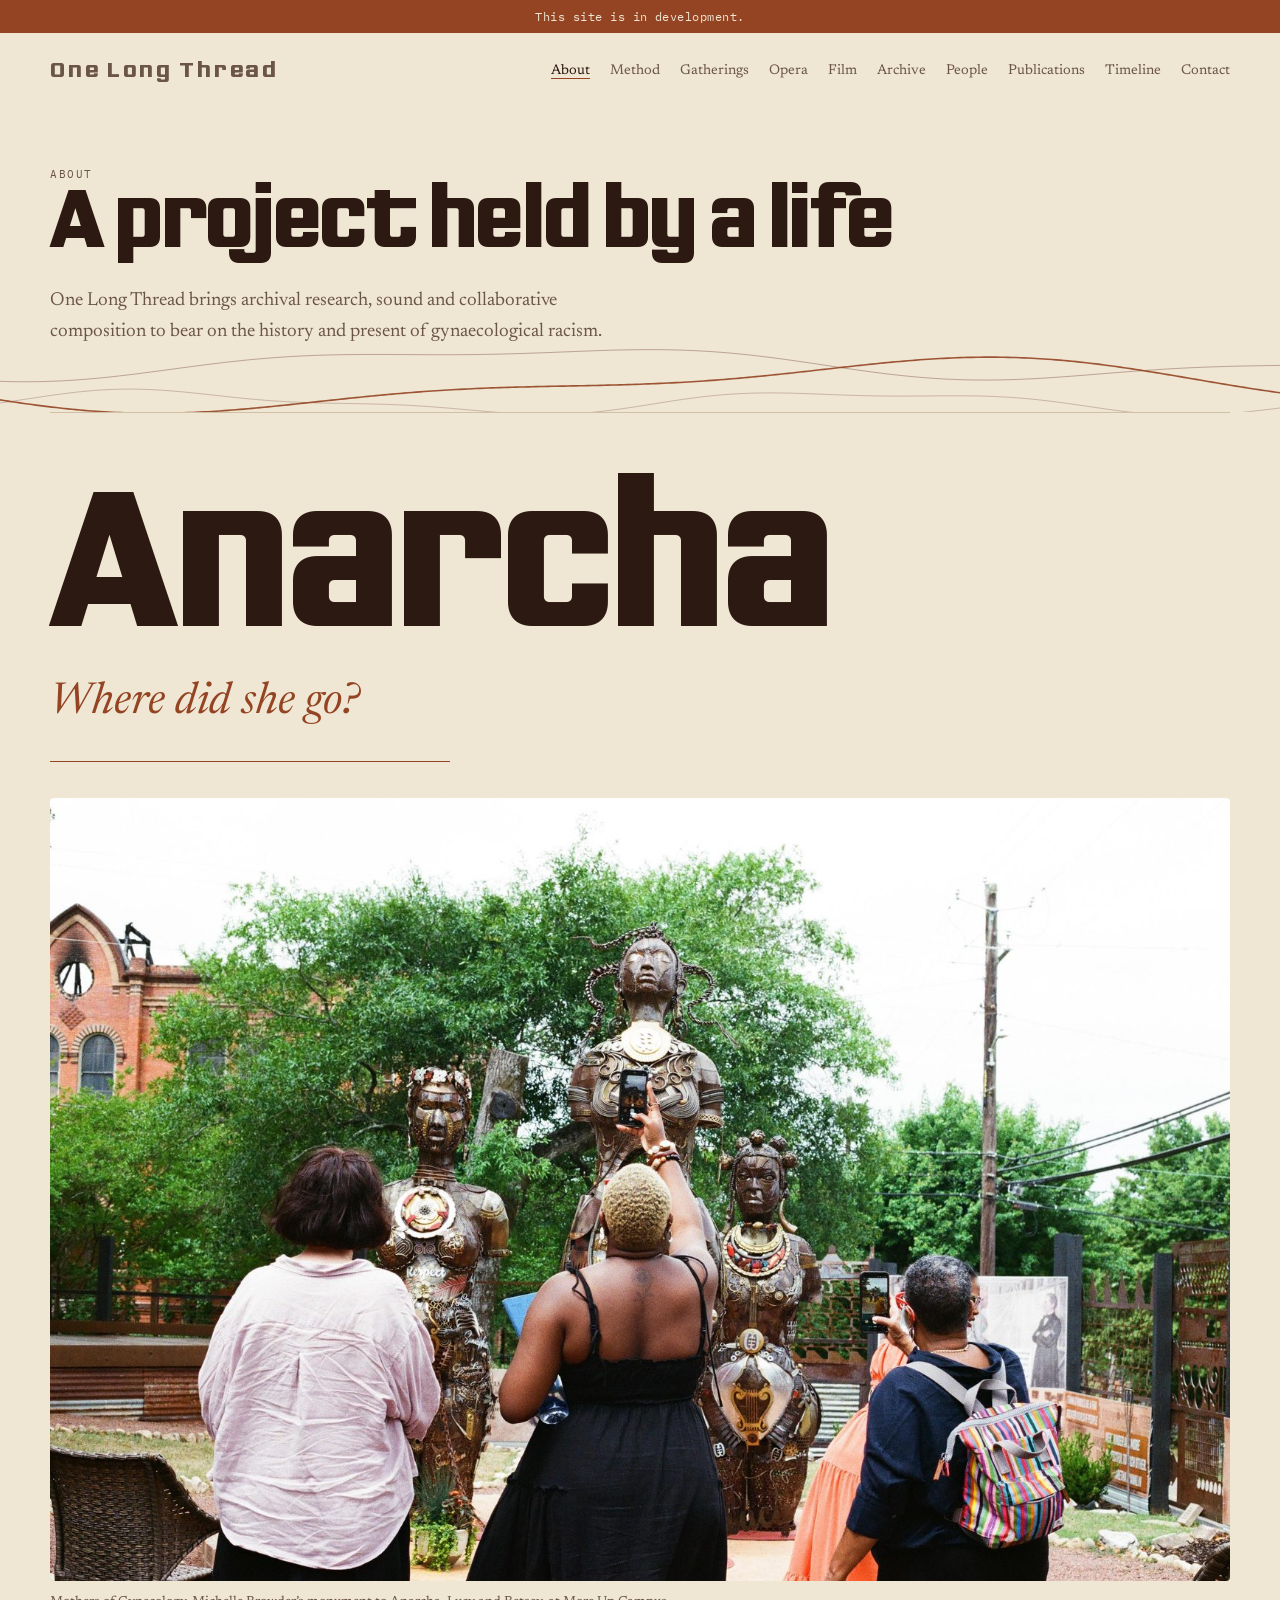
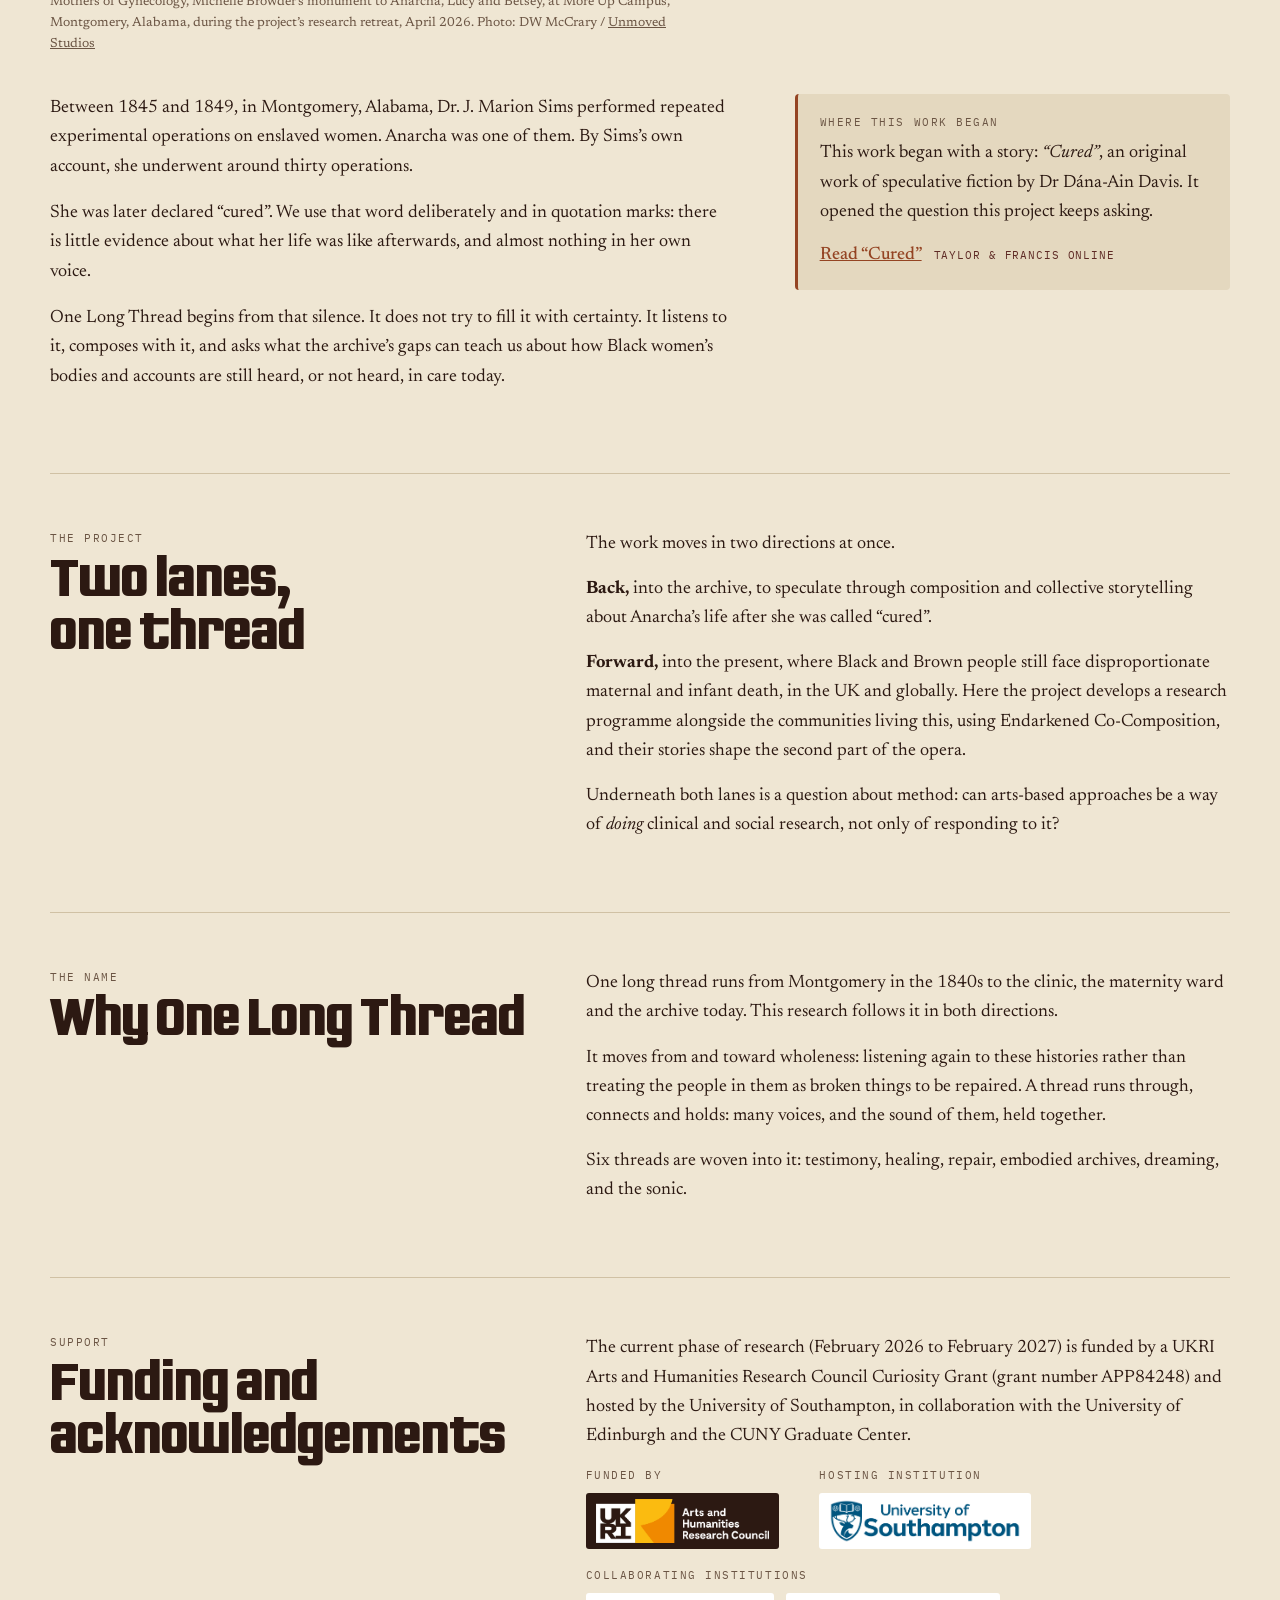
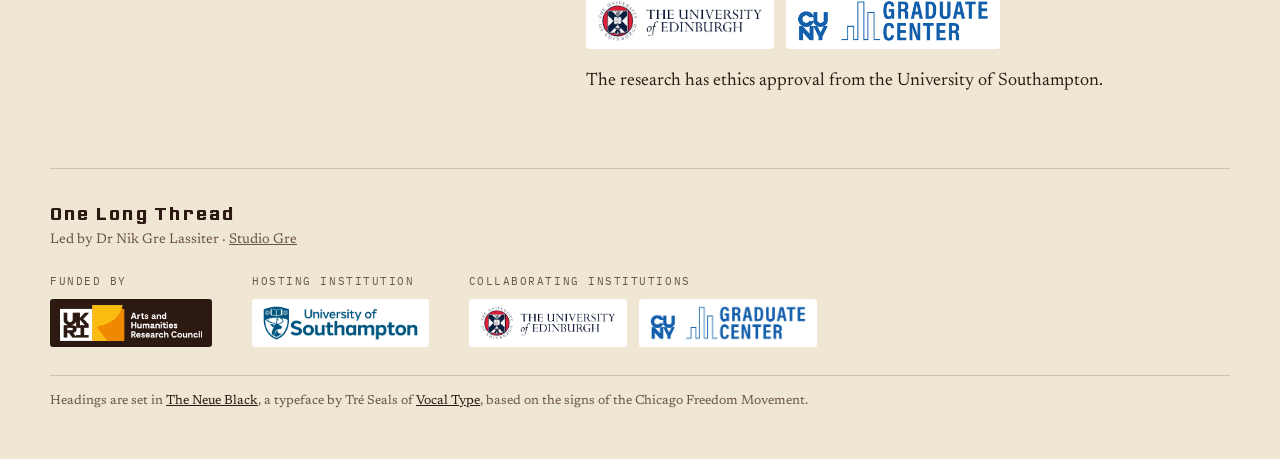
<file: about.html>
<!doctype html>
<html lang="en-GB">
<head>
<meta charset="utf-8">
<meta name="viewport" content="width=device-width, initial-scale=1, viewport-fit=cover">
<title>About · One Long Thread</title>
<meta name="description" content="What One Long Thread is, who it centres, and where its name comes from.">
<meta property="og:title" content="About · One Long Thread">
<meta property="og:description" content="What One Long Thread is, who it centres, and where its name comes from.">
<link rel="icon" href="data:image/svg+xml,%3Csvg xmlns='http://www.w3.org/2000/svg' viewBox='0 0 32 32'%3E%3Crect width='32' height='32' rx='6' fill='%2313151f'/%3E%3Cpath d='M3 19 C 10 8, 16 26, 29 13' stroke='%23d8b25a' stroke-width='2.6' fill='none' stroke-linecap='round'/%3E%3C/svg%3E">
<link rel="preconnect" href="https://fonts.googleapis.com">
<link rel="stylesheet" href="https://fonts.googleapis.com/css2?family=Newsreader:ital,opsz,wght@0,6..72,300..600;1,6..72,300..600&family=IBM+Plex+Mono:wght@400&display=swap">
<link rel="stylesheet" href="assets/site.css">
</head>
<body>
<div id="site-header"><noscript><p class="gutter"><a href="./">One Long Thread home</a></p></noscript></div>
<header class="hero gutter sub"><canvas id="heroThread" aria-hidden="true"></canvas>
  <div class="inner">
    <div class="label">About</div>
    <h1 class="page">A project held by a life</h1>
    <p class="lede">One Long Thread brings archival research, sound and collaborative composition to bear on the history and present of gynaecological racism.</p>
  </div>
</header>
<main class="gutter"><div class="inner">

  <section class="anarcha" aria-labelledby="anarcha-h">
    <h2 id="anarcha-h" class="name">Anarcha</h2>
    <p class="question">Where did she go?</p>
    <figure class="feature-photo">
      <img src="images/montgomery/01-monument.jpg" alt="Visitors photograph the three metal sculptures of the Mothers of Gynecology monument, depicting Anarcha, Lucy and Betsey.">
      <figcaption>Mothers of Gynecology, Michelle Browder’s monument to Anarcha, Lucy and Betsey, at More Up Campus, Montgomery, Alabama, during the project’s research retreat, April 2026. Photo: DW McCrary / <a href="https://unmovedstudios.com" rel="noopener">Unmoved Studios</a></figcaption>
    </figure>
    <div class="anarcha-body">
      <div class="prose">
        <p>Between 1845 and 1849, in Montgomery, Alabama, Dr. J. Marion Sims performed repeated experimental operations on enslaved women. Anarcha was one of them. By Sims’s own account, she underwent around thirty operations.</p>
        <p>She was later declared “cured”. We use that word deliberately and in quotation marks: there is little evidence about what her life was like afterwards, and almost nothing in her own voice.</p>
        <p>One Long Thread begins from that silence. It does not try to fill it with certainty. It listens to it, composes with it, and asks what the archive’s gaps can teach us about how Black women’s bodies and accounts are still heard, or not heard, in care today.</p>
      </div>
      <aside class="origin" aria-label="Where this work began">
        <div class="label">Where this work began</div>
        <p>This work began with a story: <em>“Cured”</em>, an original work of speculative fiction by Dr Dána-Ain Davis. It opened the question this project keeps asking.</p>
        <p class="origin-link"><a href="https://www.tandfonline.com/doi/full/10.1080/01459740.2025.2597987" rel="noopener">Read “Cured”</a> <span class="soon">Taylor &amp; Francis Online</span></p>
      </aside>
    </div>
  </section>

  <section aria-labelledby="what-h">
    <div class="two">
      <div><div class="label">The project</div><h2 id="what-h">Two lanes, one thread</h2></div>
      <div class="prose">
        <p>The work moves in two directions at once.</p>
        <p><strong>Back,</strong> into the archive, to speculate through composition and collective storytelling about Anarcha’s life after she was called “cured”.</p>
        <p><strong>Forward,</strong> into the present, where Black and Brown people still face disproportionate maternal and infant death, in the UK and globally. Here the project develops a research programme alongside the communities living this, using Endarkened Co-Composition, and their stories shape the second part of the opera.</p>
        <p>Underneath both lanes is a question about method: can arts-based approaches be a way of <em>doing</em> clinical and social research, not only of responding to it?</p>
      </div>
    </div>
  </section>

  <section aria-labelledby="name-h">
    <div class="two">
      <div><div class="label">The name</div><h2 id="name-h">Why One Long Thread</h2></div>
      <div class="prose">
        <p>One long thread runs from Montgomery in the 1840s to the clinic, the maternity ward and the archive today. This research follows it in both directions.</p>
        <p>It moves from and toward wholeness: listening again to these histories rather than treating the people in them as broken things to be repaired. A thread runs through, connects and holds: many voices, and the sound of them, held together.</p>
        <p>Six threads are woven into it: testimony, healing, repair, embodied archives, dreaming, and the sonic.</p>
      </div>
    </div>
  </section>

  <section aria-labelledby="fund-h">
    <div class="two">
      <div><div class="label">Support</div><h2 id="fund-h">Funding and acknowledgements</h2></div>
      <div class="prose">
        <p>The current phase of research (February 2026 to February 2027) is funded by a UKRI Arts and Humanities Research Council Curiosity Grant (grant number APP84248) and hosted by the University of Southampton, in collaboration with the University of Edinburgh and the CUNY Graduate Center.</p>
        <div class="partners">
          <div class="funders"><span class="label">Funded by</span><div class="logos">
            <img class="logo on-dark" src="images/logos/ukri-ahrc.png" alt="UKRI Arts and Humanities Research Council"></div></div>
          <div class="funders"><span class="label">Hosting institution</span><div class="logos">
            <img class="logo on-light" src="images/logos/university-of-southampton.png" alt="University of Southampton"></div></div>
          <div class="funders"><span class="label">Collaborating institutions</span><div class="logos">
            <img class="logo on-light" src="images/logos/university-of-edinburgh.png" alt="The University of Edinburgh">
            <img class="logo on-light" src="images/logos/cuny-graduate-center.png" alt="CUNY Graduate Center"></div></div>
        </div>
        <p>The research has ethics approval from the University of Southampton.</p>
      </div>
    </div>
  </section>

</div></main>

<div id="site-footer"></div>
<script src="assets/site.js"></script>
</body>
</html>
</file>
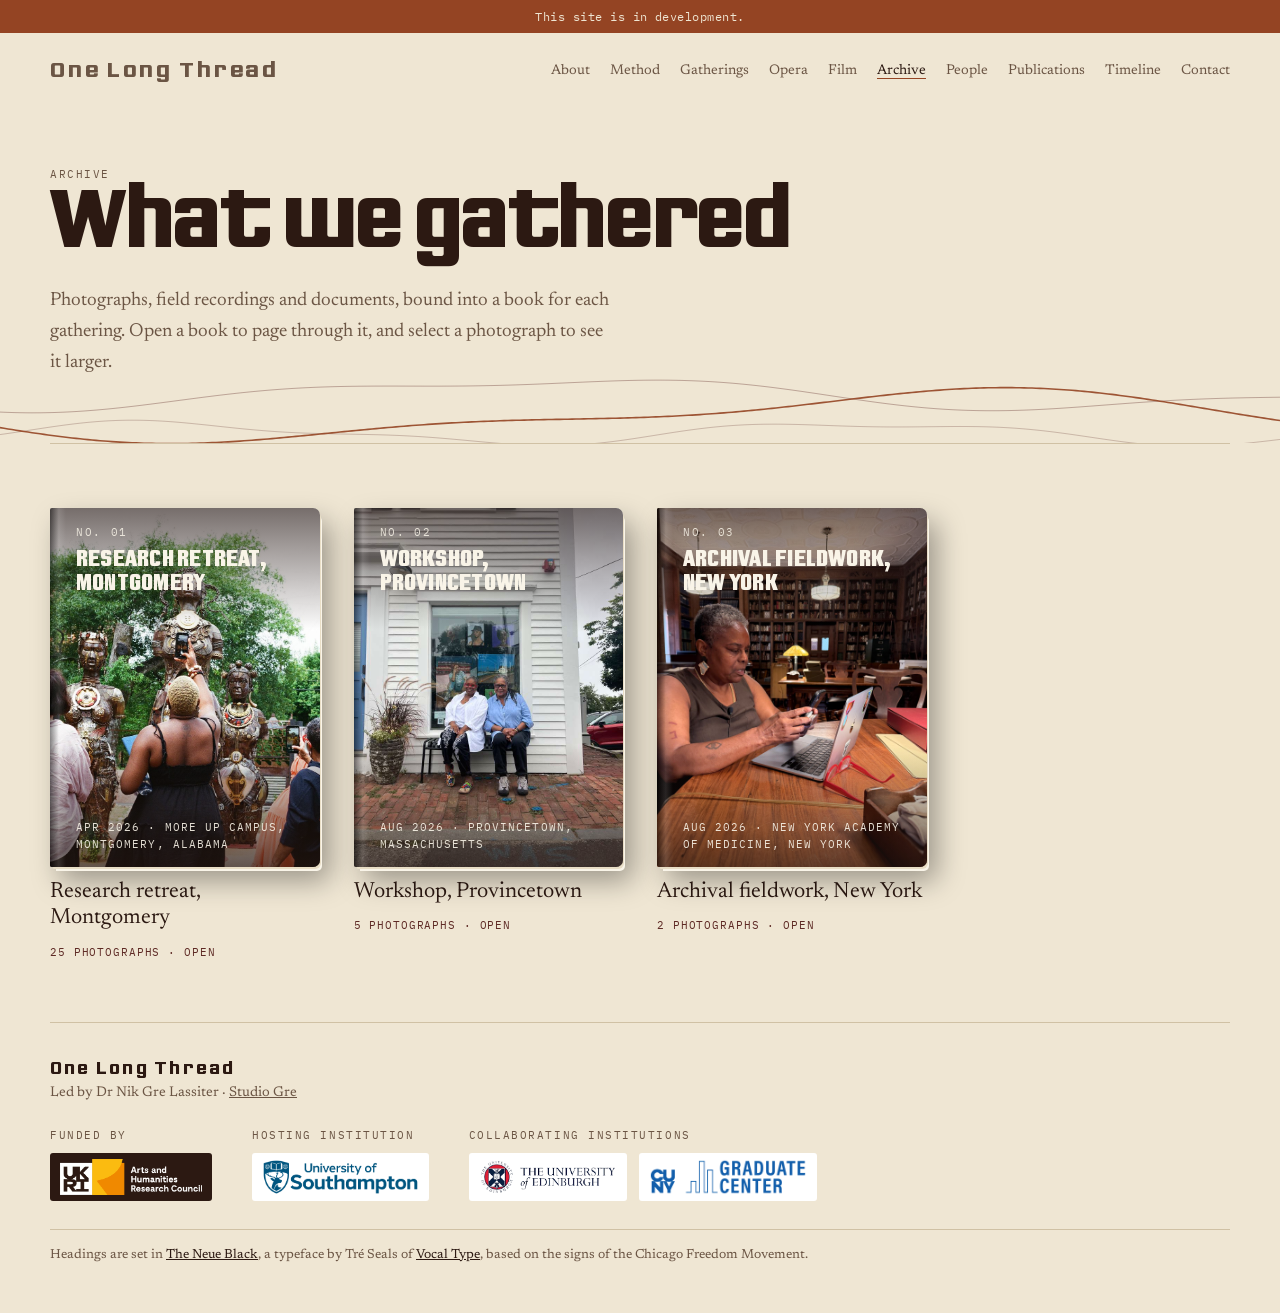
<file: archive.html>
<!doctype html>
<html lang="en-GB">
<head>
<meta charset="utf-8">
<meta name="viewport" content="width=device-width, initial-scale=1, viewport-fit=cover">
<title>Archive · One Long Thread</title>
<meta name="description" content="Photographs, field recordings and documents gathered by the project.">
<meta property="og:title" content="Archive · One Long Thread">
<meta property="og:description" content="Photographs, field recordings and documents gathered by the project.">
<link rel="icon" href="data:image/svg+xml,%3Csvg xmlns='http://www.w3.org/2000/svg' viewBox='0 0 32 32'%3E%3Crect width='32' height='32' rx='6' fill='%2313151f'/%3E%3Cpath d='M3 19 C 10 8, 16 26, 29 13' stroke='%23d8b25a' stroke-width='2.6' fill='none' stroke-linecap='round'/%3E%3C/svg%3E">
<link rel="preconnect" href="https://fonts.googleapis.com">
<link rel="stylesheet" href="https://fonts.googleapis.com/css2?family=Newsreader:ital,opsz,wght@0,6..72,300..600;1,6..72,300..600&family=IBM+Plex+Mono:wght@400&display=swap">
<link rel="stylesheet" href="assets/site.css">
</head>
<body>
<div id="site-header"><noscript><p class="gutter"><a href="./">One Long Thread home</a></p></noscript></div>
<header class="hero gutter sub"><canvas id="heroThread" aria-hidden="true"></canvas>
  <div class="inner">
    <div class="label">Archive</div>
    <h1 class="page">What we gathered</h1>
    <p class="lede">Photographs, field recordings and documents, bound into a book for each gathering. Open a book to page through it, and select a photograph to see it larger.</p>
  </div>
</header>
<main class="gutter"><div class="inner">

  <section aria-label="Archive items">
    <div data-list="archive" data-empty="The archive opens soon. Photographs, field recordings and documents will be added as they are cleared for sharing."></div>
  </section>

</div></main>

<div id="site-footer"></div>
<script src="assets/site.js"></script>
</body>
</html>
</file>
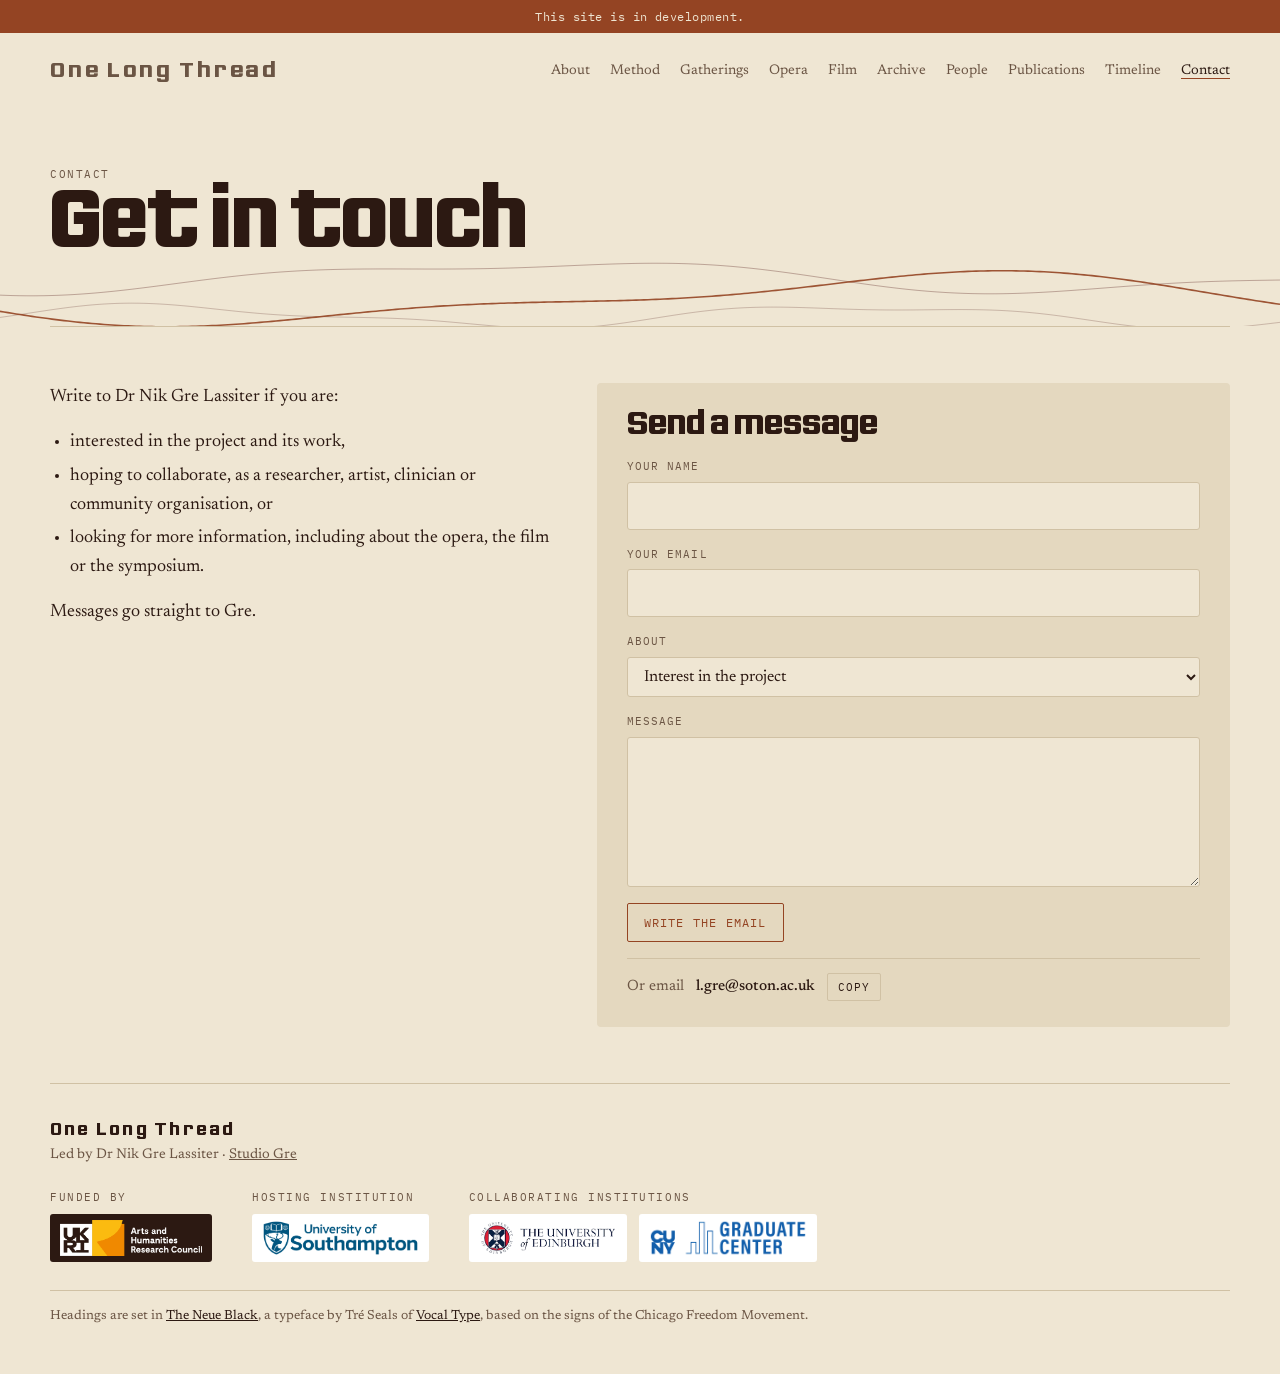
<file: contact.html>
<!doctype html>
<html lang="en-GB">
<head>
<meta charset="utf-8">
<meta name="viewport" content="width=device-width, initial-scale=1, viewport-fit=cover">
<title>Contact · One Long Thread</title>
<meta name="description" content="Get in touch about One Long Thread: the project, collaborating, or finding out more.">
<meta property="og:title" content="Contact · One Long Thread">
<meta property="og:description" content="Get in touch about One Long Thread: the project, collaborating, or finding out more.">
<link rel="icon" href="data:image/svg+xml,%3Csvg xmlns='http://www.w3.org/2000/svg' viewBox='0 0 32 32'%3E%3Crect width='32' height='32' rx='6' fill='%2313151f'/%3E%3Cpath d='M3 19 C 10 8, 16 26, 29 13' stroke='%23d8b25a' stroke-width='2.6' fill='none' stroke-linecap='round'/%3E%3C/svg%3E">
<link rel="preconnect" href="https://fonts.googleapis.com">
<link rel="stylesheet" href="https://fonts.googleapis.com/css2?family=Newsreader:ital,opsz,wght@0,6..72,300..600;1,6..72,300..600&family=IBM+Plex+Mono:wght@400&display=swap">
<link rel="stylesheet" href="assets/site.css">
</head>
<body>
<div id="site-header"><noscript><p class="gutter"><a href="./">One Long Thread home</a></p></noscript></div>
<header class="hero gutter sub"><canvas id="heroThread" aria-hidden="true"></canvas>
  <div class="inner">
    <div class="label">Contact</div>
    <h1 class="page">Get in touch</h1>
  </div>
</header>
<main class="gutter"><div class="inner">

  <section class="contact" aria-label="Contact">
    <div class="prose">
      <p>Write to Dr Nik Gre Lassiter if you are:</p>
      <ul>
        <li>interested in the project and its work,</li>
        <li>hoping to collaborate, as a researcher, artist, clinician or community organisation, or</li>
        <li>looking for more information, including about the opera, the film or the symposium.</li>
      </ul>
      <p>Messages go straight to Gre.</p>
    </div>

    <form class="contact-card" id="contact-form" novalidate>
      <h2>Send a message</h2>
      <div class="field"><label for="c-name">Your name</label><input id="c-name" name="name" autocomplete="name" required></div>
      <div class="field"><label for="c-email">Your email</label><input id="c-email" name="email" type="email" autocomplete="email" required></div>
      <div class="field"><label for="c-topic">About</label>
        <select id="c-topic" name="topic">
          <option>Interest in the project</option>
          <option>Collaborating</option>
          <option>More information</option>
          <option>Something else</option>
        </select></div>
      <div class="field"><label for="c-msg">Message</label><textarea id="c-msg" name="message" required></textarea></div>
      <button class="btn" type="submit">Write the email</button>
      <p class="sent" id="c-sent" hidden>Your email app should now open with your message ready to send. If it didn’t, copy the address below and paste your message into a new email.</p>
      <p class="sent" id="c-error" hidden>Please add your name, your email and a message.</p>
      <div class="address">Or email <strong id="c-addr">l.gre [at] soton.ac.uk</strong><button type="button" id="c-copy">Copy</button></div>
    </form>
  </section>

</div></main>

<div id="site-footer"></div>
<script src="assets/site.js"></script>
<script>
(function () {
  // the address is put together here, so it isn't sitting in the page for spam harvesters
  var addr = ["l.gre", "soton.ac.uk"].join("@");
  document.getElementById("c-addr").textContent = addr;
  var form = document.getElementById("contact-form");
  form.addEventListener("submit", function (e) {
    e.preventDefault();
    var v = function (id) { return document.getElementById(id).value.trim(); };
    var ok = v("c-name") && v("c-email") && v("c-msg");
    document.getElementById("c-error").hidden = !!ok;
    if (!ok) return;
    var subject = "One Long Thread: " + v("c-topic");
    var body = v("c-msg") + "\n\n" + v("c-name") + "\n" + v("c-email");
    window.location.href = "mailto:" + addr + "?subject=" + encodeURIComponent(subject) + "&body=" + encodeURIComponent(body);
    document.getElementById("c-sent").hidden = false;
  });
  document.getElementById("c-copy").addEventListener("click", function () {
    var b = this;
    var done = function () { b.textContent = "Copied"; setTimeout(function () { b.textContent = "Copy"; }, 2000); };
    if (navigator.clipboard) navigator.clipboard.writeText(addr).then(done, function () { window.getSelection().selectAllChildren(document.getElementById("c-addr")); });
    else window.getSelection().selectAllChildren(document.getElementById("c-addr"));
  });
})();
</script>
</body>
</html>
</file>
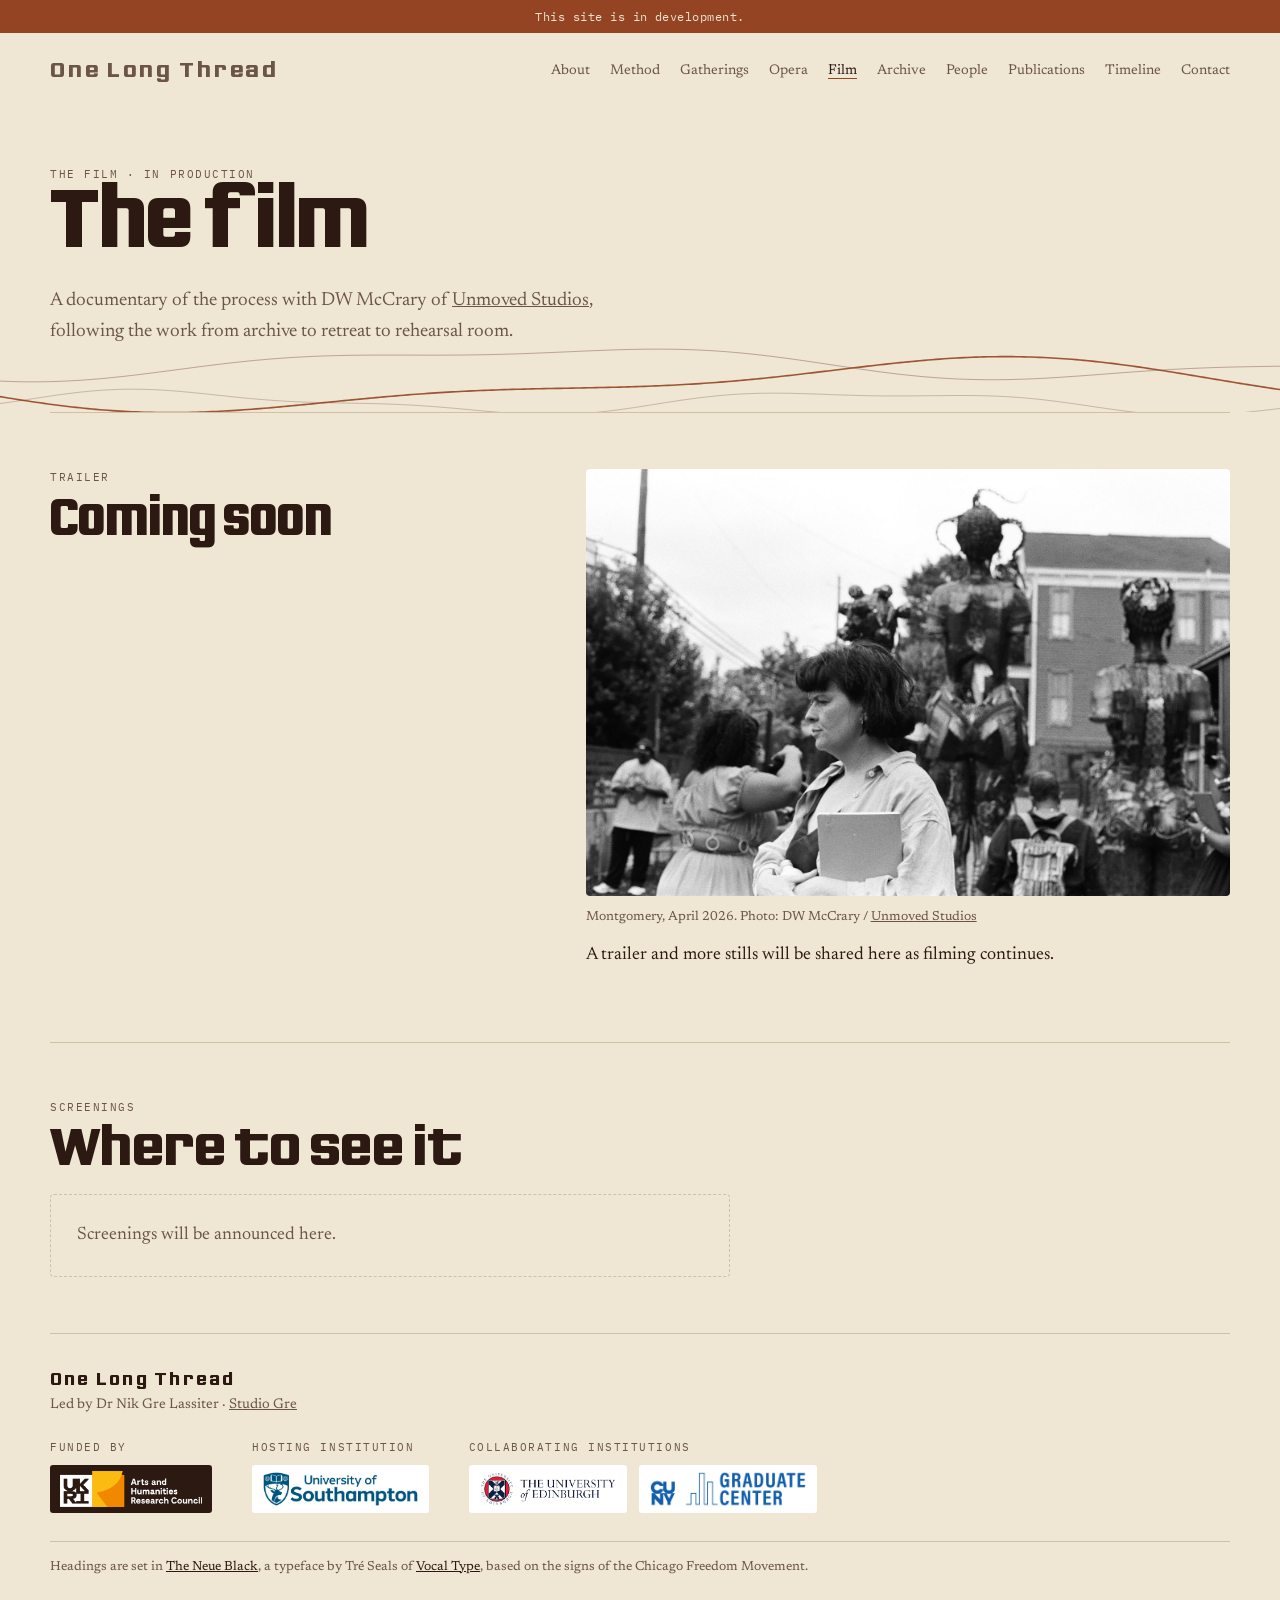
<file: film.html>
<!doctype html>
<html lang="en-GB">
<head>
<meta charset="utf-8">
<meta name="viewport" content="width=device-width, initial-scale=1, viewport-fit=cover">
<title>The Film · One Long Thread</title>
<meta name="description" content="A documentary of the process with DW McCrary of Unmoved Studios.">
<meta property="og:title" content="The Film · One Long Thread">
<meta property="og:description" content="A documentary of the process with DW McCrary of Unmoved Studios.">
<link rel="icon" href="data:image/svg+xml,%3Csvg xmlns='http://www.w3.org/2000/svg' viewBox='0 0 32 32'%3E%3Crect width='32' height='32' rx='6' fill='%2313151f'/%3E%3Cpath d='M3 19 C 10 8, 16 26, 29 13' stroke='%23d8b25a' stroke-width='2.6' fill='none' stroke-linecap='round'/%3E%3C/svg%3E">
<link rel="preconnect" href="https://fonts.googleapis.com">
<link rel="stylesheet" href="https://fonts.googleapis.com/css2?family=Newsreader:ital,opsz,wght@0,6..72,300..600;1,6..72,300..600&family=IBM+Plex+Mono:wght@400&display=swap">
<link rel="stylesheet" href="assets/site.css">
</head>
<body>
<div id="site-header"><noscript><p class="gutter"><a href="./">One Long Thread home</a></p></noscript></div>
<header class="hero gutter sub"><canvas id="heroThread" aria-hidden="true"></canvas>
  <div class="inner">
    <div class="label">The film · In production</div>
    <h1 class="page">The film</h1>
    <p class="lede">A documentary of the process with DW McCrary of <a href="https://unmovedstudios.com" rel="noopener">Unmoved Studios</a>, following the work from archive to retreat to rehearsal room.</p>
  </div>
</header>
<main class="gutter"><div class="inner">

  <section aria-labelledby="tr-h">
    <div class="two">
      <div><div class="label">Trailer</div><h2 id="tr-h">Coming soon</h2></div>
      <div class="prose"><figure class="feature-photo" style="margin:0;max-width:720px"><img src="images/montgomery/06-field-notes.jpg" alt="A visitor holding a notebook stands before the Mothers of Gynecology sculptures in Montgomery, seen from behind."><figcaption>Montgomery, April 2026. Photo: DW McCrary / <a href="https://unmovedstudios.com" rel="noopener">Unmoved Studios</a></figcaption></figure>
        <p style="margin-top:14px">A trailer and more stills will be shared here as filming continues.</p></div>
    </div>
  </section>
  <section aria-labelledby="sc-h">
    <div class="label">Screenings</div>
    <h2 id="sc-h">Where to see it</h2>
    <div data-list="screenings" data-empty="Screenings will be announced here."></div>
  </section>

</div></main>

<div id="site-footer"></div>
<script src="assets/site.js"></script>
</body>
</html>
</file>
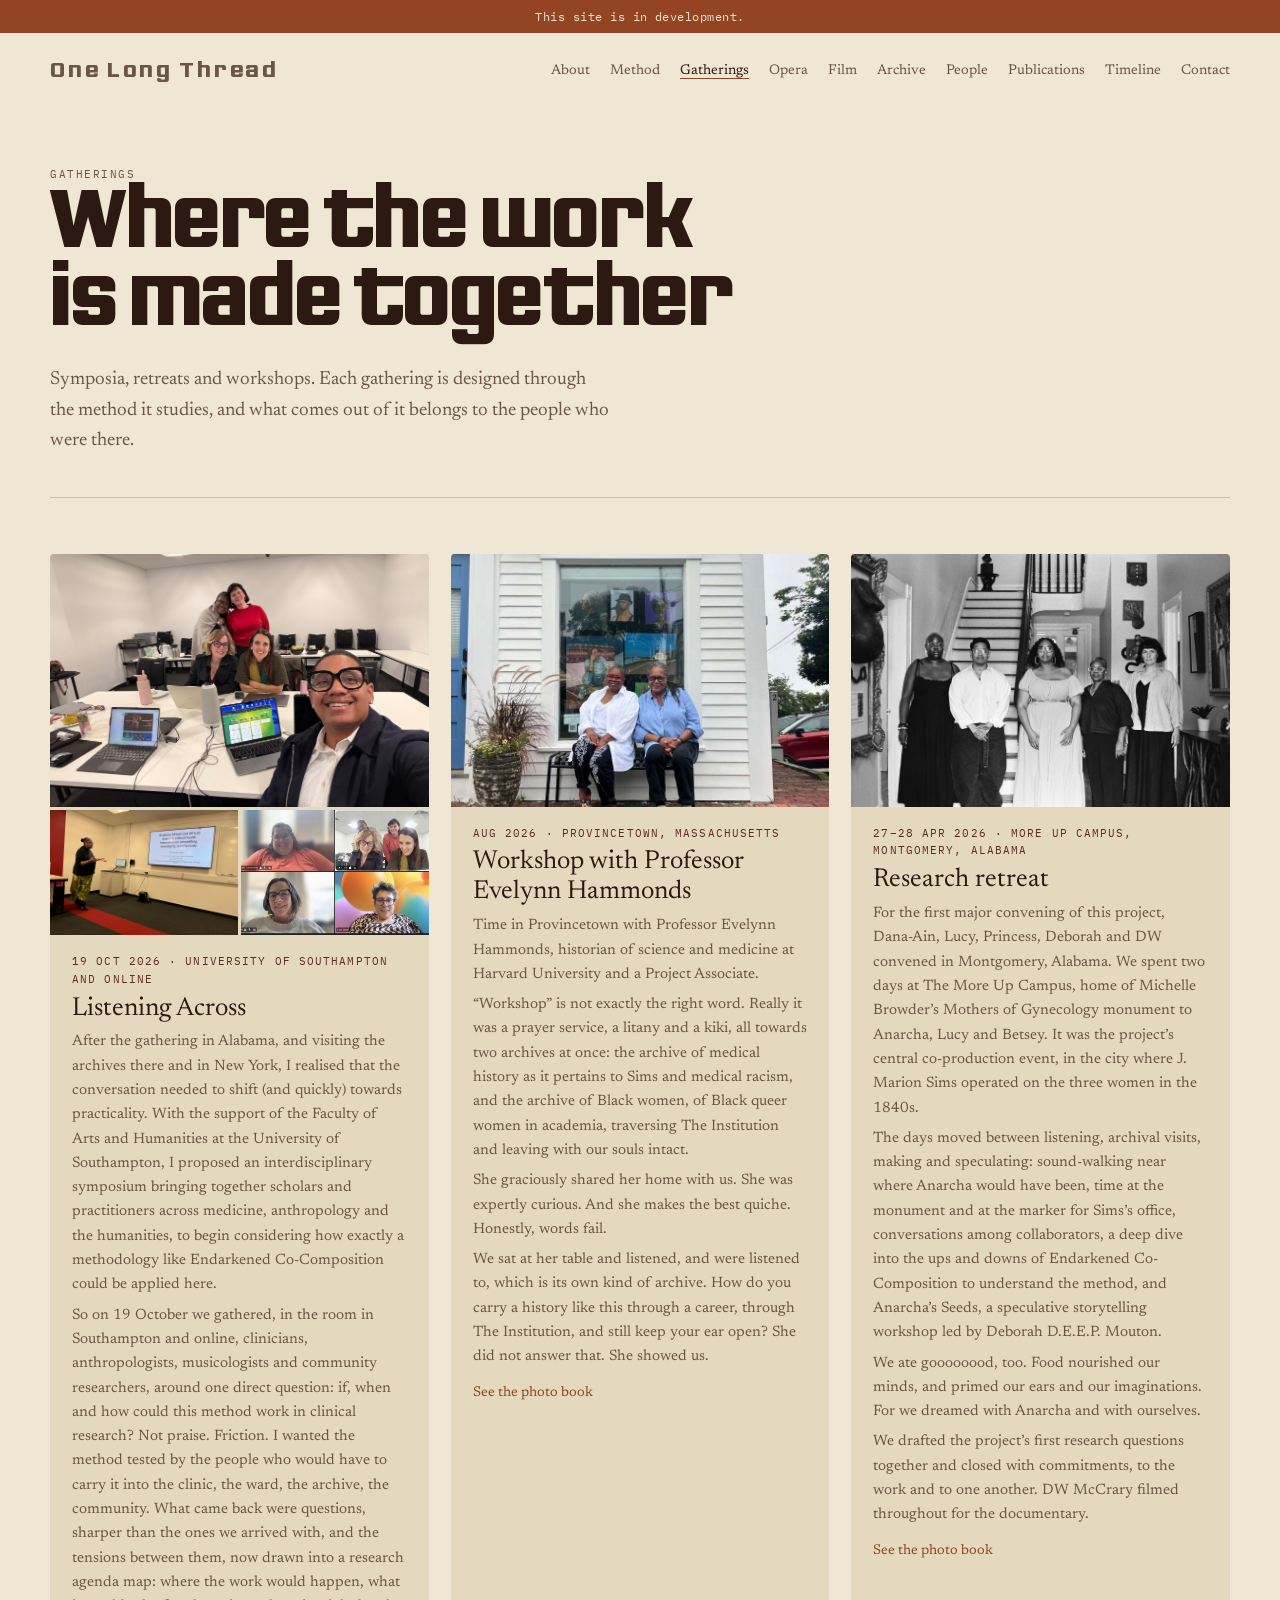
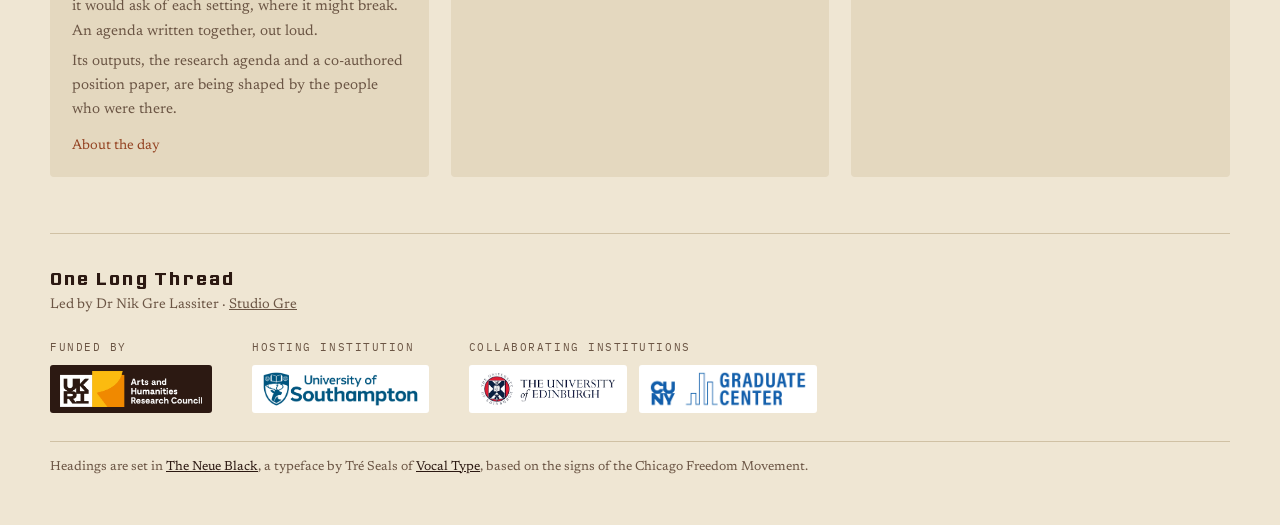
<file: gatherings.html>
<!doctype html>
<html lang="en-GB">
<head>
<meta charset="utf-8">
<meta name="viewport" content="width=device-width, initial-scale=1, viewport-fit=cover">
<title>Gatherings · One Long Thread</title>
<meta name="description" content="Symposia, retreats and workshops where the project is made together.">
<meta property="og:title" content="Gatherings · One Long Thread">
<meta property="og:description" content="Symposia, retreats and workshops where the project is made together.">
<link rel="icon" href="data:image/svg+xml,%3Csvg xmlns='http://www.w3.org/2000/svg' viewBox='0 0 32 32'%3E%3Crect width='32' height='32' rx='6' fill='%2313151f'/%3E%3Cpath d='M3 19 C 10 8, 16 26, 29 13' stroke='%23d8b25a' stroke-width='2.6' fill='none' stroke-linecap='round'/%3E%3C/svg%3E">
<link rel="preconnect" href="https://fonts.googleapis.com">
<link rel="stylesheet" href="https://fonts.googleapis.com/css2?family=Newsreader:ital,opsz,wght@0,6..72,300..600;1,6..72,300..600&family=IBM+Plex+Mono:wght@400&display=swap">
<link rel="stylesheet" href="assets/site.css">
</head>
<body>
<div id="site-header"><noscript><p class="gutter"><a href="./">One Long Thread home</a></p></noscript></div>
<header class="hero gutter">
  <div class="inner">
    <div class="label">Gatherings</div>
    <h1 class="page">Where the work is made together</h1>
    <p class="lede">Symposia, retreats and workshops. Each gathering is designed through the method it studies, and what comes out of it belongs to the people who were there.</p>
  </div>
</header>
<main class="gutter"><div class="inner">

  <section aria-label="Gatherings">
    <div data-list="gatherings" data-empty="Gatherings will be listed here."></div>
  </section>

</div></main>

<div id="site-footer"></div>
<script src="assets/site.js"></script>
</body>
</html>
</file>
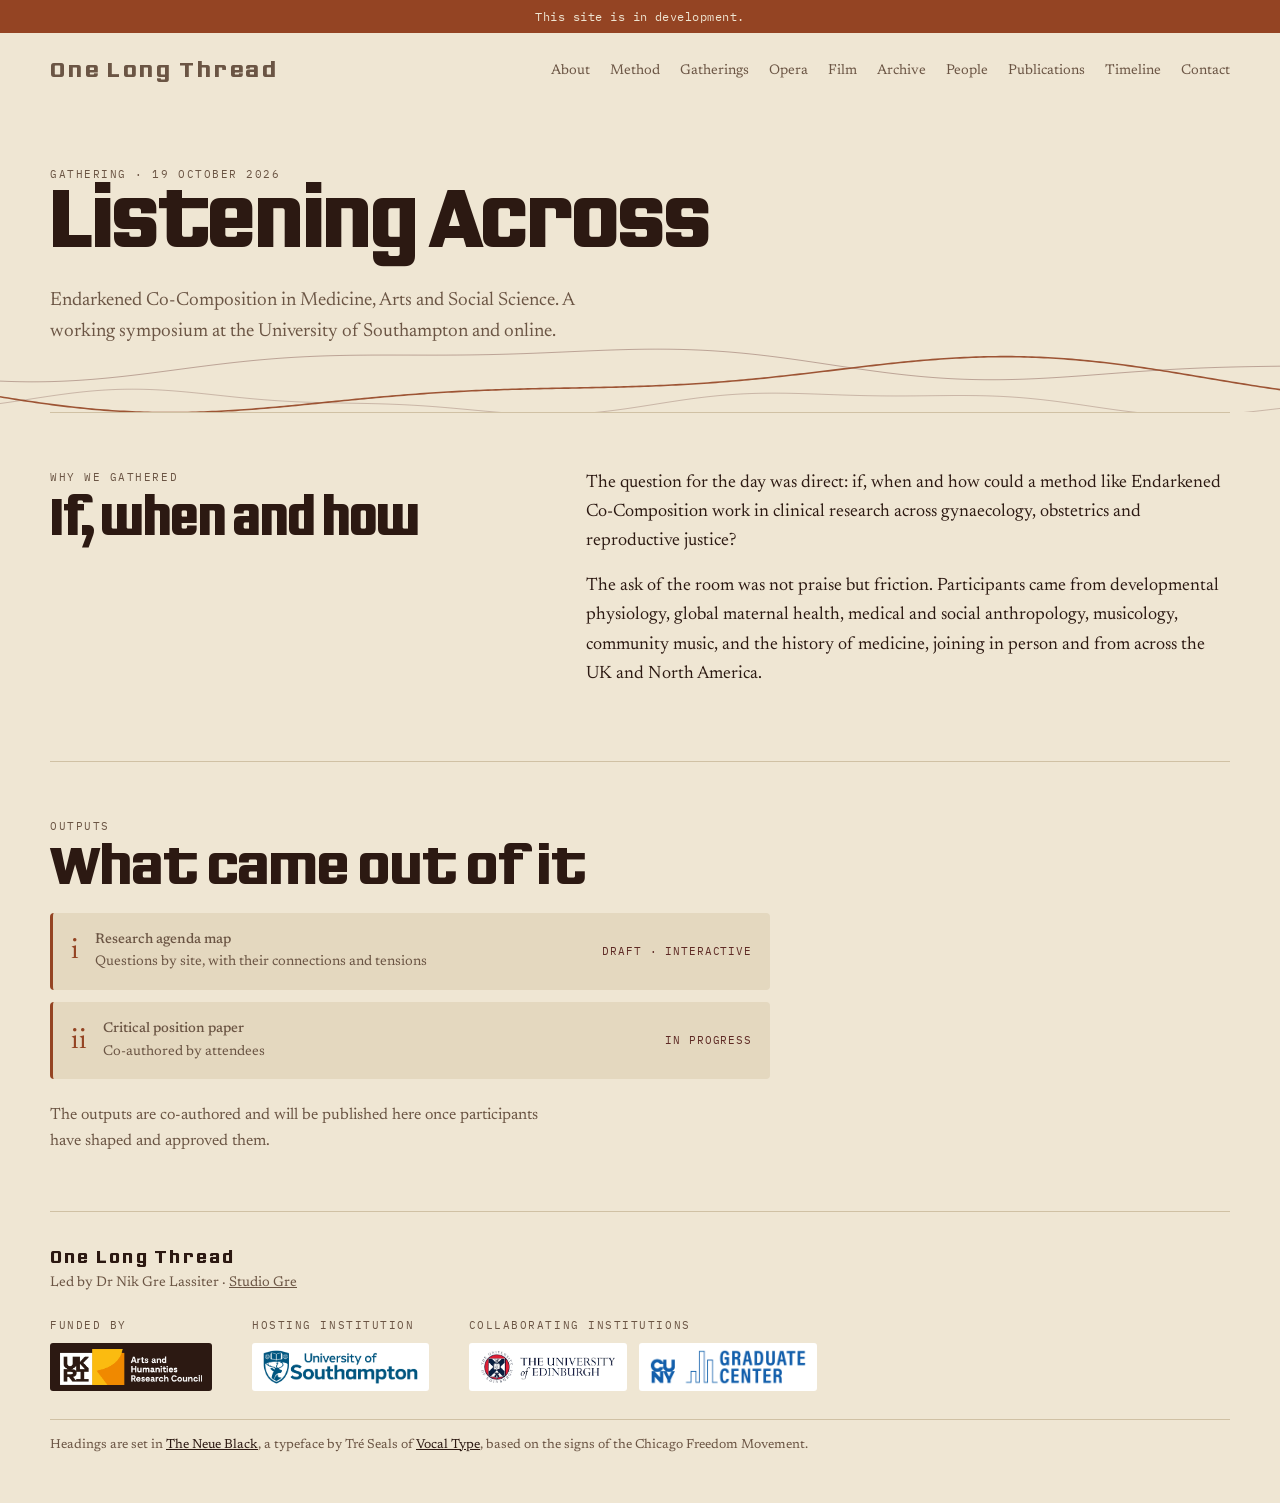
<file: listening-across.html>
<!doctype html>
<html lang="en-GB">
<head>
<meta charset="utf-8">
<meta name="viewport" content="width=device-width, initial-scale=1, viewport-fit=cover">
<title>Listening Across · One Long Thread</title>
<meta name="description" content="Listening Across: Endarkened Co-Composition in Medicine, Arts and Social Science, 19 October 2026.">
<meta property="og:title" content="Listening Across · One Long Thread">
<meta property="og:description" content="Listening Across: Endarkened Co-Composition in Medicine, Arts and Social Science, 19 October 2026.">
<link rel="icon" href="data:image/svg+xml,%3Csvg xmlns='http://www.w3.org/2000/svg' viewBox='0 0 32 32'%3E%3Crect width='32' height='32' rx='6' fill='%2313151f'/%3E%3Cpath d='M3 19 C 10 8, 16 26, 29 13' stroke='%23d8b25a' stroke-width='2.6' fill='none' stroke-linecap='round'/%3E%3C/svg%3E">
<link rel="preconnect" href="https://fonts.googleapis.com">
<link rel="stylesheet" href="https://fonts.googleapis.com/css2?family=Newsreader:ital,opsz,wght@0,6..72,300..600;1,6..72,300..600&family=IBM+Plex+Mono:wght@400&display=swap">
<link rel="stylesheet" href="assets/site.css">
</head>
<body>
<div id="site-header"><noscript><p class="gutter"><a href="./">One Long Thread home</a></p></noscript></div>
<header class="hero gutter sub"><canvas id="heroThread" aria-hidden="true"></canvas>
  <div class="inner">
    <div class="label">Gathering · 19 October 2026</div>
    <h1 class="page">Listening Across</h1>
    <p class="lede">Endarkened Co-Composition in Medicine, Arts and Social Science. A working symposium at the University of Southampton and online.</p>
  </div>
</header>
<main class="gutter"><div class="inner">

  <section aria-labelledby="why-h">
    <div class="two">
      <div><div class="label">Why we gathered</div><h2 id="why-h">If, when and how</h2></div>
      <div class="prose">
        <p>The question for the day was direct: if, when and how could a method like Endarkened Co-Composition work in clinical research across gynaecology, obstetrics and reproductive justice?</p>
        <p>The ask of the room was not praise but friction. Participants came from developmental physiology, global maternal health, medical and social anthropology, musicology, community music, and the history of medicine, joining in person and from across the UK and North America.</p>
      </div>
    </div>
  </section>

  <section aria-labelledby="out-h">
    <div class="label">Outputs</div>
    <h2 id="out-h">What came out of it</h2>
    <div class="outputs" style="max-width:720px">
      <a class="out" href="agenda-map/index.html"><span class="n">i</span><span><b>Research agenda map</b><span>Questions by site, with their connections and tensions</span></span><i>Draft · Interactive</i></a>
      <div class="out"><span class="n">ii</span><span><b>Critical position paper</b><span>Co-authored by attendees</span></span><i>In progress</i></div>
    </div>
    <p class="lede" style="font-size:16px">The outputs are co-authored and will be published here once participants have shaped and approved them.</p>
  </section>

</div></main>

<div id="site-footer"></div>
<script src="assets/site.js"></script>
</body>
</html>
</file>
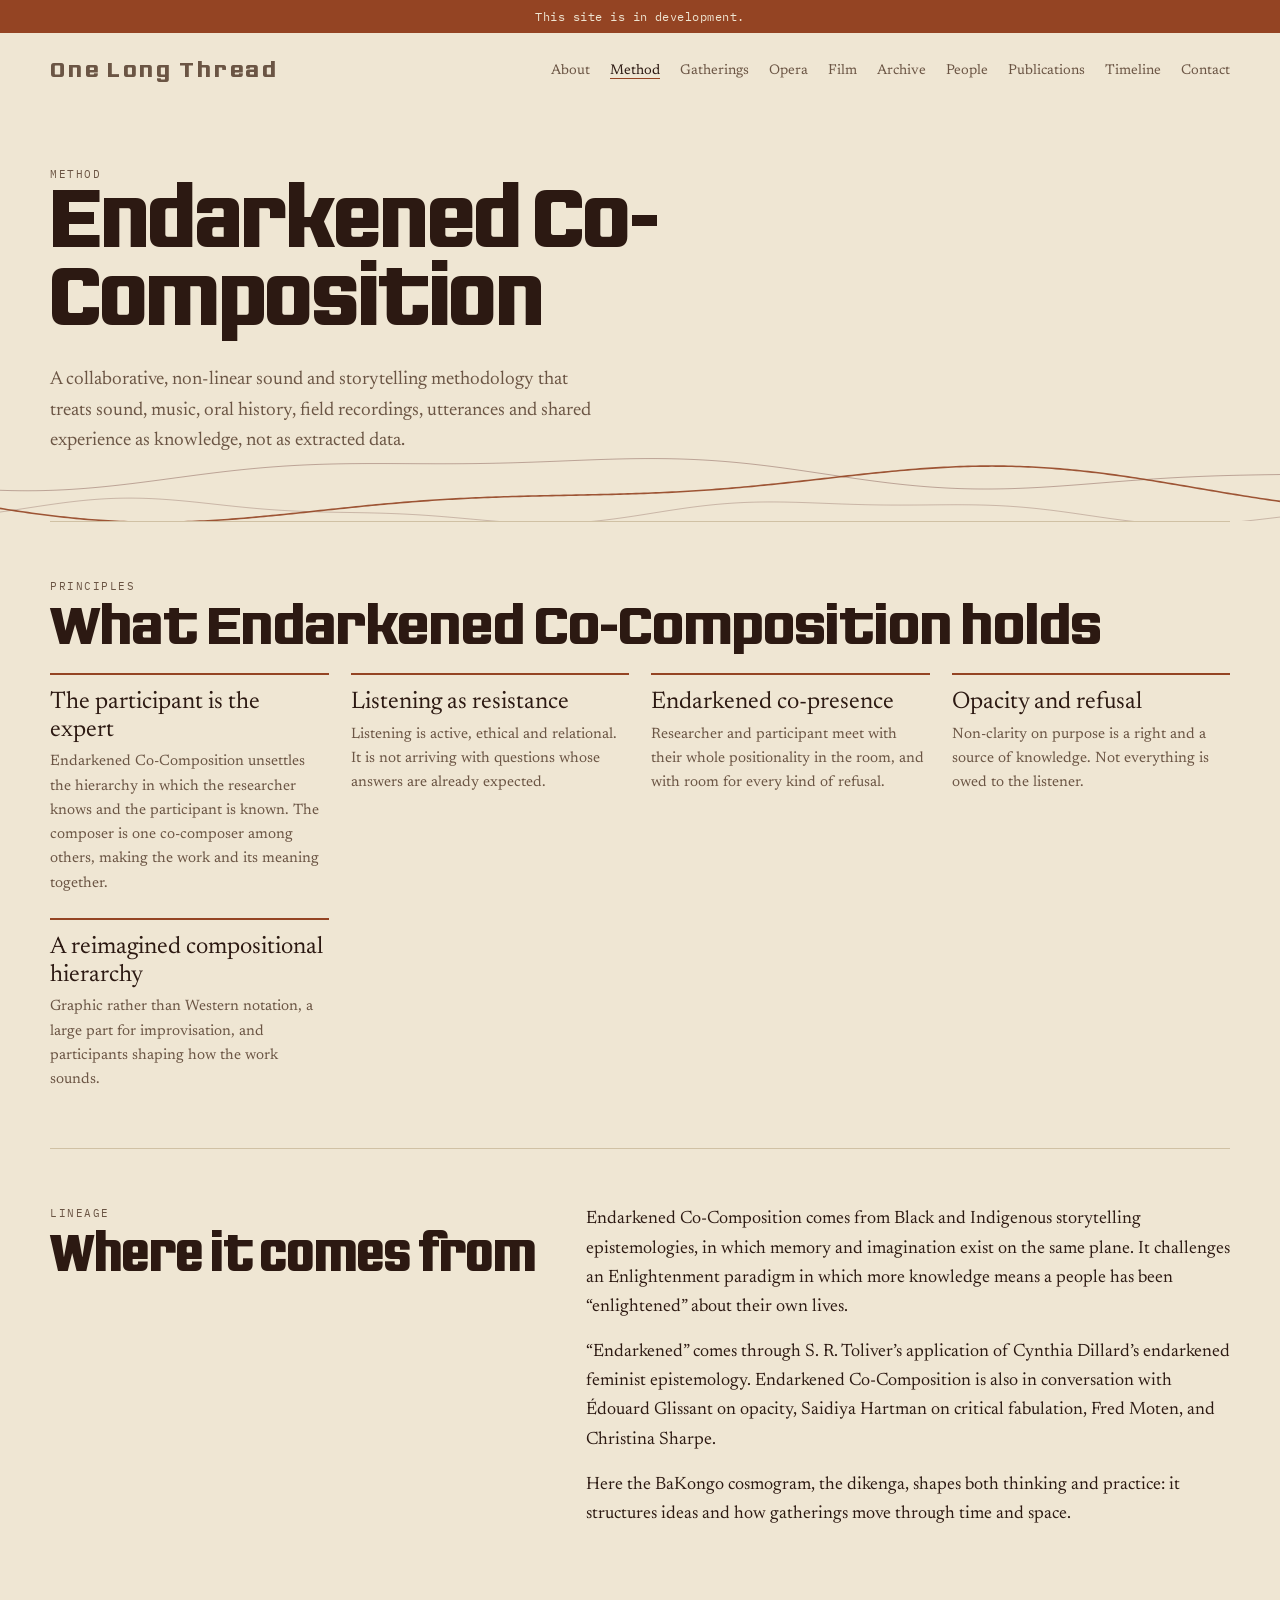
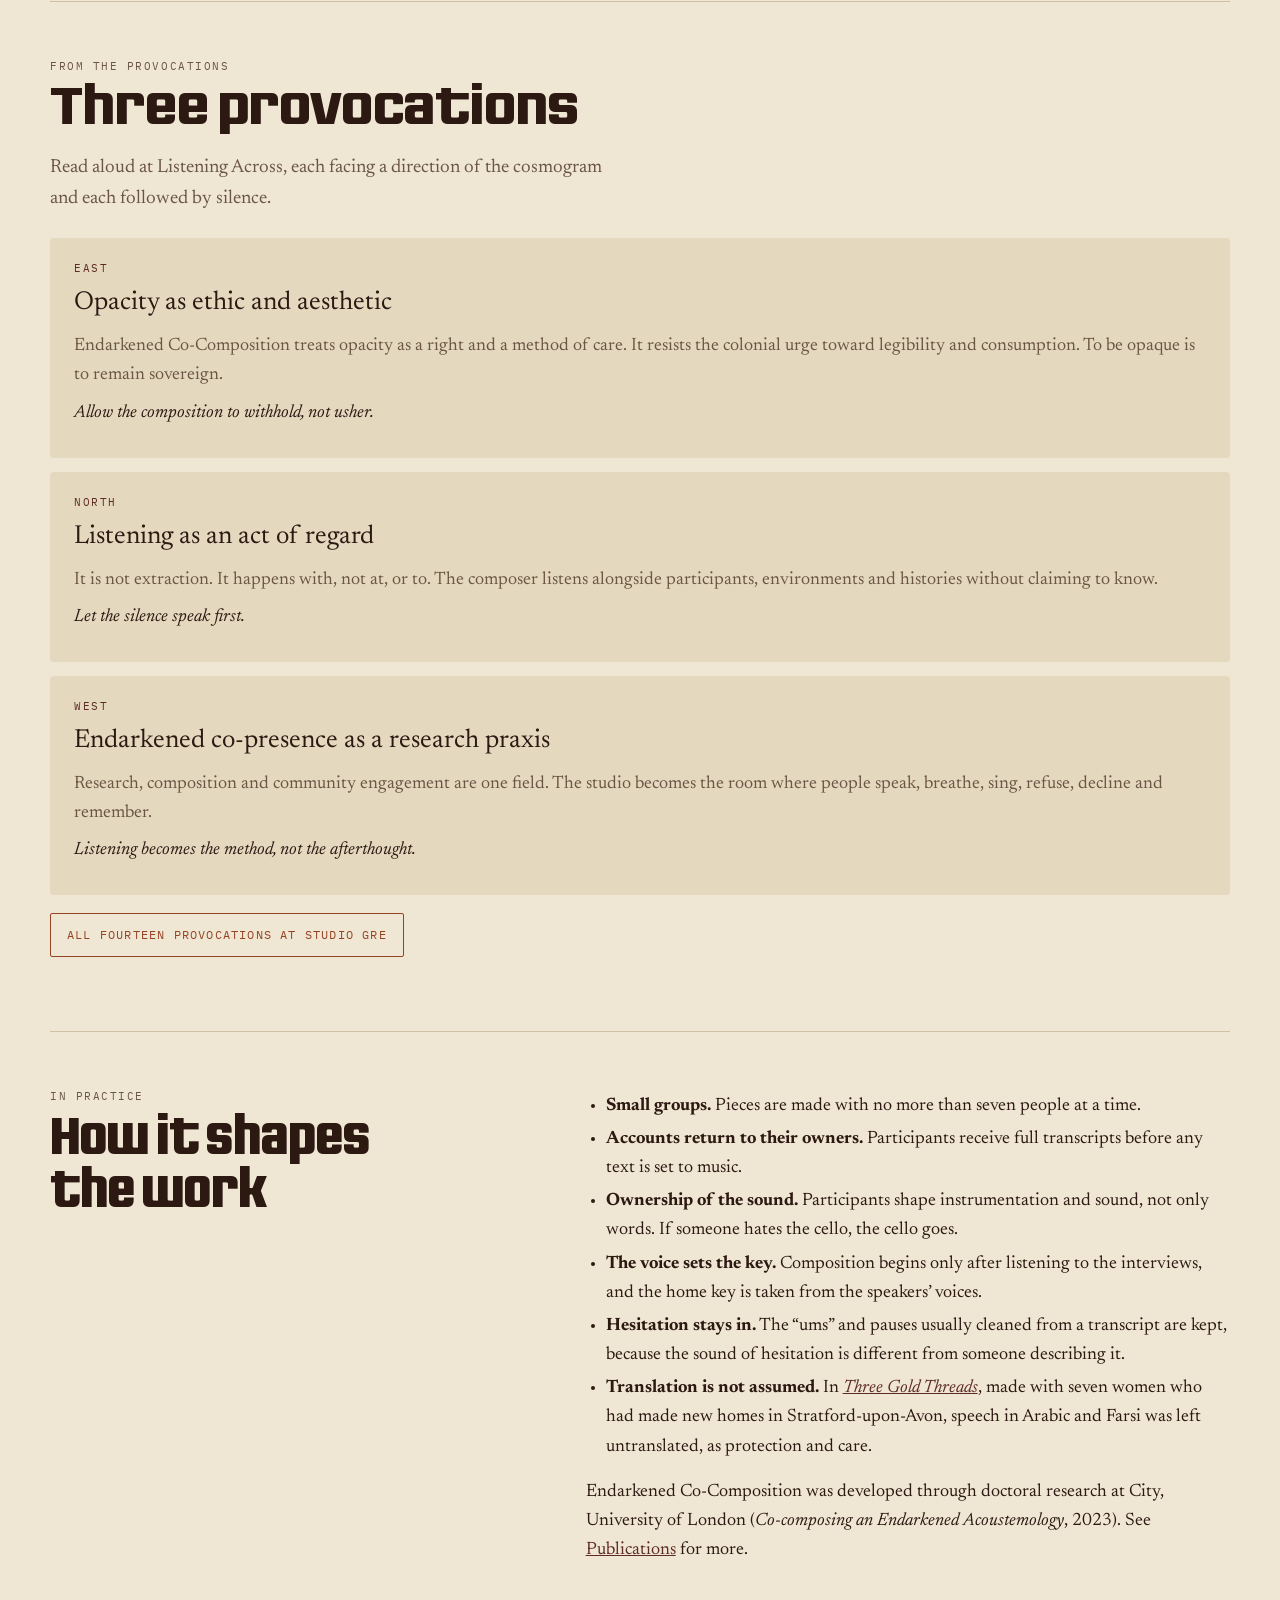
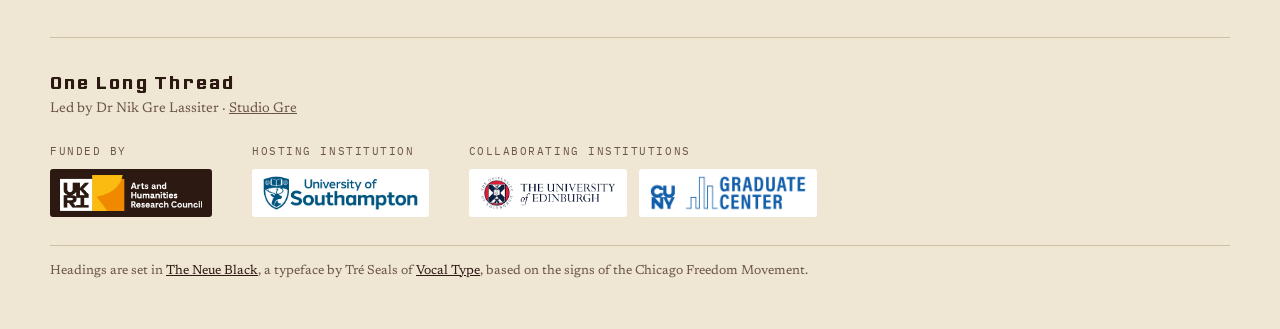
<file: method.html>
<!doctype html>
<html lang="en-GB">
<head>
<meta charset="utf-8">
<meta name="viewport" content="width=device-width, initial-scale=1, viewport-fit=cover">
<title>Method · One Long Thread</title>
<meta name="description" content="Endarkened Co-Composition: a collaborative, non-linear sound and storytelling methodology.">
<meta property="og:title" content="Method · One Long Thread">
<meta property="og:description" content="Endarkened Co-Composition: a collaborative, non-linear sound and storytelling methodology.">
<link rel="icon" href="data:image/svg+xml,%3Csvg xmlns='http://www.w3.org/2000/svg' viewBox='0 0 32 32'%3E%3Crect width='32' height='32' rx='6' fill='%2313151f'/%3E%3Cpath d='M3 19 C 10 8, 16 26, 29 13' stroke='%23d8b25a' stroke-width='2.6' fill='none' stroke-linecap='round'/%3E%3C/svg%3E">
<link rel="preconnect" href="https://fonts.googleapis.com">
<link rel="stylesheet" href="https://fonts.googleapis.com/css2?family=Newsreader:ital,opsz,wght@0,6..72,300..600;1,6..72,300..600&family=IBM+Plex+Mono:wght@400&display=swap">
<link rel="stylesheet" href="assets/site.css">
</head>
<body>
<div id="site-header"><noscript><p class="gutter"><a href="./">One Long Thread home</a></p></noscript></div>
<header class="hero gutter sub"><canvas id="heroThread" aria-hidden="true"></canvas>
  <div class="inner">
    <div class="label">Method</div>
    <h1 class="page">Endarkened Co-Composition</h1>
    <p class="lede">A collaborative, non-linear sound and storytelling methodology that treats sound, music, oral history, field recordings, utterances and shared experience as knowledge, not as extracted data.</p>
  </div>
</header>
<main class="gutter"><div class="inner">

  <section aria-labelledby="pr-h">
    <div class="label">Principles</div>
    <h2 id="pr-h">What Endarkened Co-Composition holds</h2>
    <div class="principles">
      <div class="principle"><h3>The participant is the expert</h3><p>Endarkened Co-Composition unsettles the hierarchy in which the researcher knows and the participant is known. The composer is one co-composer among others, making the work and its meaning together.</p></div>
      <div class="principle"><h3>Listening as resistance</h3><p>Listening is active, ethical and relational. It is not arriving with questions whose answers are already expected.</p></div>
      <div class="principle"><h3>Endarkened co-presence</h3><p>Researcher and participant meet with their whole positionality in the room, and with room for every kind of refusal.</p></div>
      <div class="principle"><h3>Opacity and refusal</h3><p>Non-clarity on purpose is a right and a source of knowledge. Not everything is owed to the listener.</p></div>
      <div class="principle"><h3>A reimagined compositional hierarchy</h3><p>Graphic rather than Western notation, a large part for improvisation, and participants shaping how the work sounds.</p></div>
    </div>
  </section>

  <section aria-labelledby="lin-h">
    <div class="two">
      <div><div class="label">Lineage</div><h2 id="lin-h">Where it comes from</h2></div>
      <div class="prose">
        <p>Endarkened Co-Composition comes from Black and Indigenous storytelling epistemologies, in which memory and imagination exist on the same plane. It challenges an Enlightenment paradigm in which more knowledge means a people has been “enlightened” about their own lives.</p>
        <p>“Endarkened” comes through S. R. Toliver’s application of Cynthia Dillard’s endarkened feminist epistemology. Endarkened Co-Composition is also in conversation with Édouard Glissant on opacity, Saidiya Hartman on critical fabulation, Fred Moten, and Christina Sharpe.</p>
        <p>Here the BaKongo cosmogram, the dikenga, shapes both thinking and practice: it structures ideas and how gatherings move through time and space.</p>
      </div>
    </div>
  </section>

  <section aria-labelledby="prov-h">
    <div class="label">From the provocations</div>
    <h2 id="prov-h">Three provocations</h2>
    <p class="lede" style="margin:0 0 24px">Read aloud at Listening Across, each facing a direction of the cosmogram and each followed by silence.</p>
    <div class="provocation"><div class="dir">East</div><h3>Opacity as ethic and aesthetic</h3>
      <p>Endarkened Co-Composition treats opacity as a right and a method of care. It resists the colonial urge toward legibility and consumption. To be opaque is to remain sovereign.</p>
      <p class="ask">Allow the composition to withhold, not usher.</p></div>
    <div class="provocation"><div class="dir">North</div><h3>Listening as an act of regard</h3>
      <p>It is not extraction. It happens with, not at, or to. The composer listens alongside participants, environments and histories without claiming to know.</p>
      <p class="ask">Let the silence speak first.</p></div>
    <div class="provocation"><div class="dir">West</div><h3>Endarkened co-presence as a research praxis</h3>
      <p>Research, composition and community engagement are one field. The studio becomes the room where people speak, breathe, sing, refuse, decline and remember.</p>
      <p class="ask">Listening becomes the method, not the afterthought.</p></div>
    <p><a class="btn" href="https://studiogre.studio">All fourteen provocations at Studio Gre</a></p>
  </section>

  <section aria-labelledby="prac-h">
    <div class="two">
      <div><div class="label">In practice</div><h2 id="prac-h">How it shapes the work</h2></div>
      <div class="prose">
        <ul>
          <li><strong>Small groups.</strong> Pieces are made with no more than seven people at a time.</li>
          <li><strong>Accounts return to their owners.</strong> Participants receive full transcripts before any text is set to music.</li>
          <li><strong>Ownership of the sound.</strong> Participants shape instrumentation and sound, not only words. If someone hates the cello, the cello goes.</li>
          <li><strong>The voice sets the key.</strong> Composition begins only after listening to the interviews, and the home key is taken from the speakers’ voices.</li>
          <li><strong>Hesitation stays in.</strong> The “ums” and pauses usually cleaned from a transcript are kept, because the sound of hesitation is different from someone describing it.</li>
          <li><strong>Translation is not assumed.</strong> In <em><a href="https://www.youtube.com/watch?v=9s3SzuUfgfU" rel="noopener">Three Gold Threads</a></em>, made with seven women who had made new homes in Stratford-upon-Avon, speech in Arabic and Farsi was left untranslated, as protection and care.</li>
        </ul>
        <p>Endarkened Co-Composition was developed through doctoral research at City, University of London (<em>Co-composing an Endarkened Acoustemology</em>, 2023). See <a href="publications.html">Publications</a> for more.</p>
      </div>
    </div>
  </section>

</div></main>

<div id="site-footer"></div>
<script src="assets/site.js"></script>
</body>
</html>
</file>
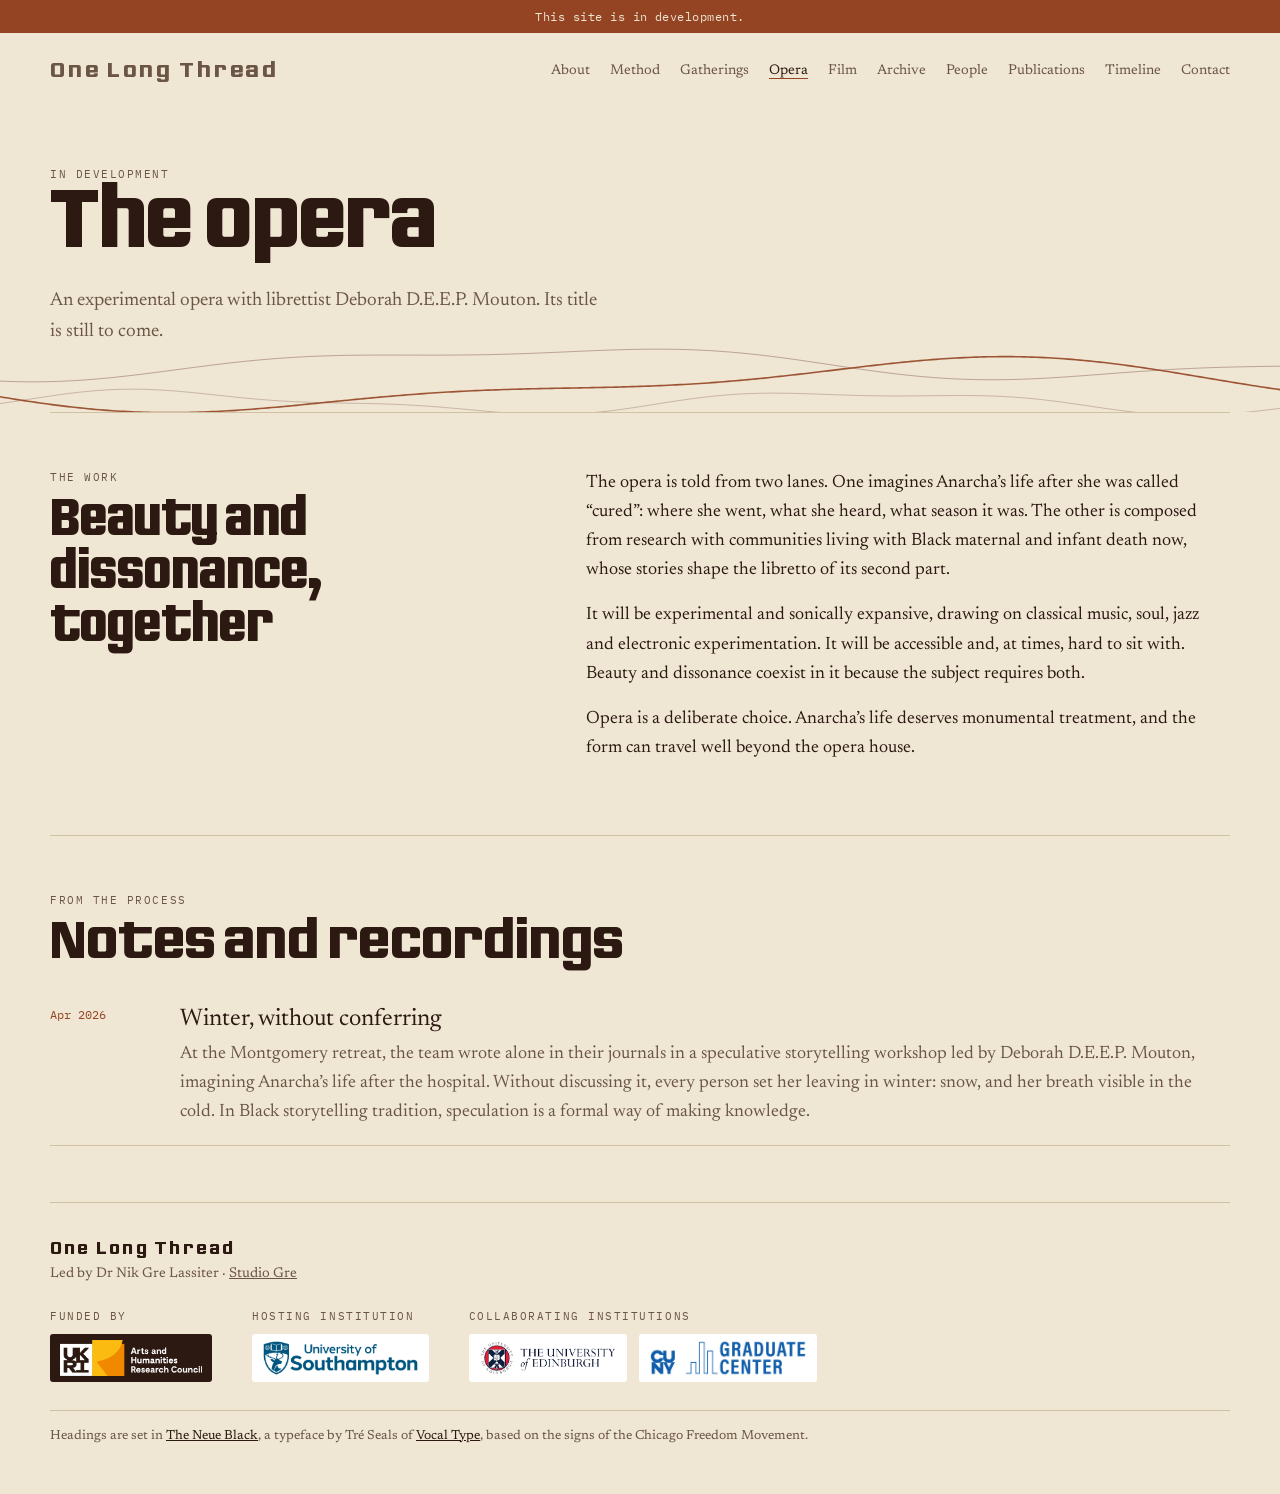
<file: opera.html>
<!doctype html>
<html lang="en-GB">
<head>
<meta charset="utf-8">
<meta name="viewport" content="width=device-width, initial-scale=1, viewport-fit=cover">
<title>The Opera · One Long Thread</title>
<meta name="description" content="An experimental opera with librettist Deborah D.E.E.P. Mouton.">
<meta property="og:title" content="The Opera · One Long Thread">
<meta property="og:description" content="An experimental opera with librettist Deborah D.E.E.P. Mouton.">
<link rel="icon" href="data:image/svg+xml,%3Csvg xmlns='http://www.w3.org/2000/svg' viewBox='0 0 32 32'%3E%3Crect width='32' height='32' rx='6' fill='%2313151f'/%3E%3Cpath d='M3 19 C 10 8, 16 26, 29 13' stroke='%23d8b25a' stroke-width='2.6' fill='none' stroke-linecap='round'/%3E%3C/svg%3E">
<link rel="preconnect" href="https://fonts.googleapis.com">
<link rel="stylesheet" href="https://fonts.googleapis.com/css2?family=Newsreader:ital,opsz,wght@0,6..72,300..600;1,6..72,300..600&family=IBM+Plex+Mono:wght@400&display=swap">
<link rel="stylesheet" href="assets/site.css">
</head>
<body>
<div id="site-header"><noscript><p class="gutter"><a href="./">One Long Thread home</a></p></noscript></div>
<header class="hero gutter sub"><canvas id="heroThread" aria-hidden="true"></canvas>
  <div class="inner">
    <div class="label">In development</div>
    <h1 class="page">The opera</h1>
    <p class="lede">An experimental opera with librettist Deborah D.E.E.P. Mouton. Its title is still to come.</p>
  </div>
</header>
<main class="gutter"><div class="inner">

  <section aria-labelledby="op-h">
    <div class="two">
      <div><div class="label">The work</div><h2 id="op-h">Beauty and dissonance, together</h2></div>
      <div class="prose">
        <p>The opera is told from two lanes. One imagines Anarcha’s life after she was called “cured”: where she went, what she heard, what season it was. The other is composed from research with communities living with Black maternal and infant death now, whose stories shape the libretto of its second part.</p>
        <p>It will be experimental and sonically expansive, drawing on classical music, soul, jazz and electronic experimentation. It will be accessible and, at times, hard to sit with. Beauty and dissonance coexist in it because the subject requires both.</p>
        <p>Opera is a deliberate choice. Anarcha’s life deserves monumental treatment, and the form can travel well beyond the opera house.</p>
      </div>
    </div>
  </section>

  <section aria-labelledby="up-h">
    <div class="label">From the process</div>
    <h2 id="up-h">Notes and recordings</h2>
    <div data-list="updates:opera-updates" data-empty="Notes and recordings from the making of the opera will appear here."></div>
  </section>

</div></main>

<div id="site-footer"></div>
<script src="assets/site.js"></script>
</body>
</html>
</file>
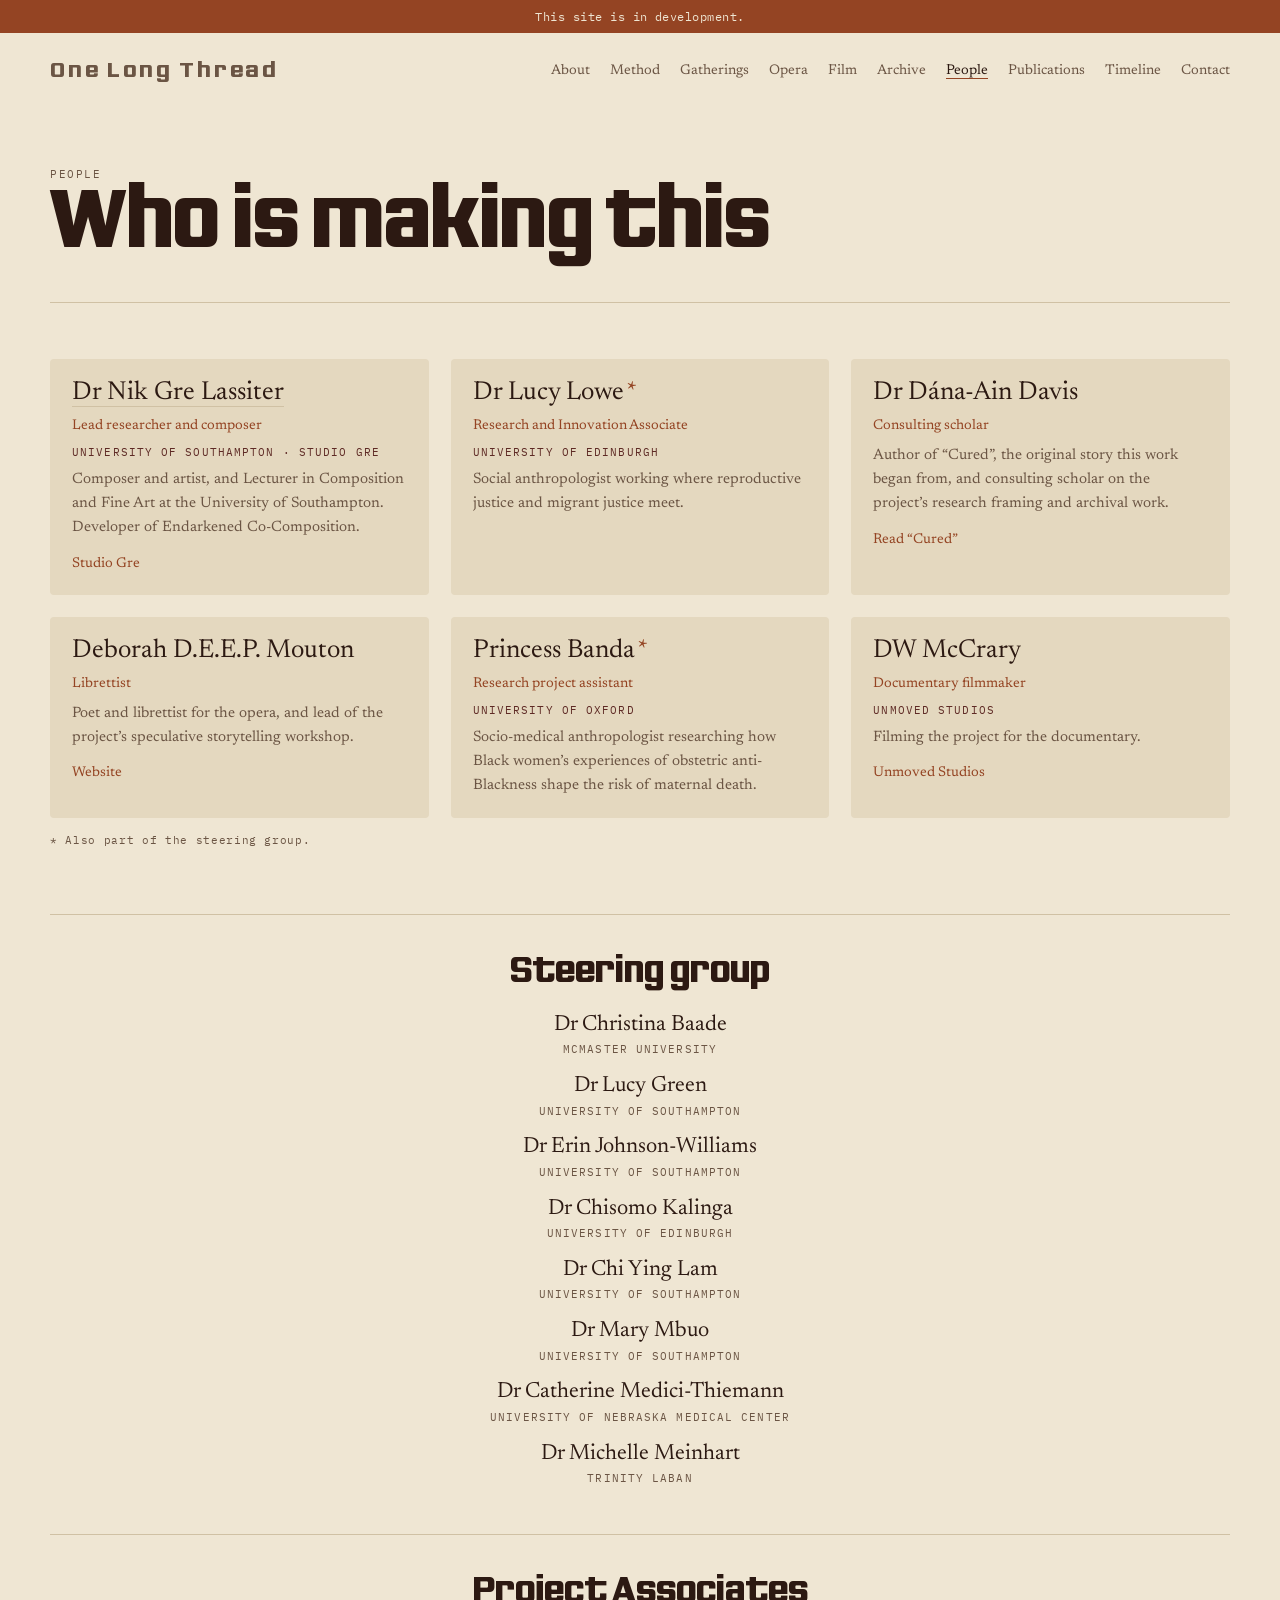
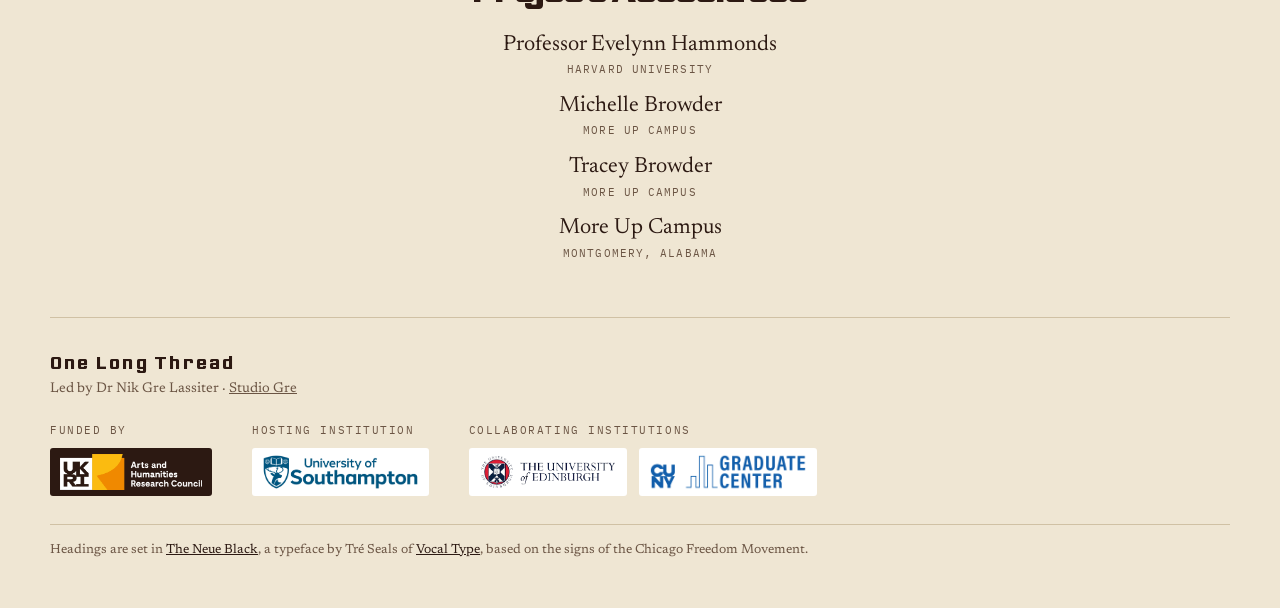
<file: people.html>
<!doctype html>
<html lang="en-GB">
<head>
<meta charset="utf-8">
<meta name="viewport" content="width=device-width, initial-scale=1, viewport-fit=cover">
<title>People · One Long Thread</title>
<meta name="description" content="The people making One Long Thread.">
<meta property="og:title" content="People · One Long Thread">
<meta property="og:description" content="The people making One Long Thread.">
<link rel="icon" href="data:image/svg+xml,%3Csvg xmlns='http://www.w3.org/2000/svg' viewBox='0 0 32 32'%3E%3Crect width='32' height='32' rx='6' fill='%2313151f'/%3E%3Cpath d='M3 19 C 10 8, 16 26, 29 13' stroke='%23d8b25a' stroke-width='2.6' fill='none' stroke-linecap='round'/%3E%3C/svg%3E">
<link rel="preconnect" href="https://fonts.googleapis.com">
<link rel="stylesheet" href="https://fonts.googleapis.com/css2?family=Newsreader:ital,opsz,wght@0,6..72,300..600;1,6..72,300..600&family=IBM+Plex+Mono:wght@400&display=swap">
<link rel="stylesheet" href="assets/site.css">
</head>
<body>
<div id="site-header"><noscript><p class="gutter"><a href="./">One Long Thread home</a></p></noscript></div>
<header class="hero gutter">
  <div class="inner">
    <div class="label">People</div>
    <h1 class="page">Who is making this</h1>
  </div>
</header>
<main class="gutter"><div class="inner">

  <section aria-label="People">
    <div data-list="people" data-empty="The team will be introduced here."></div>
  </section>

</div></main>

<div id="site-footer"></div>
<script src="assets/site.js"></script>
</body>
</html>
</file>
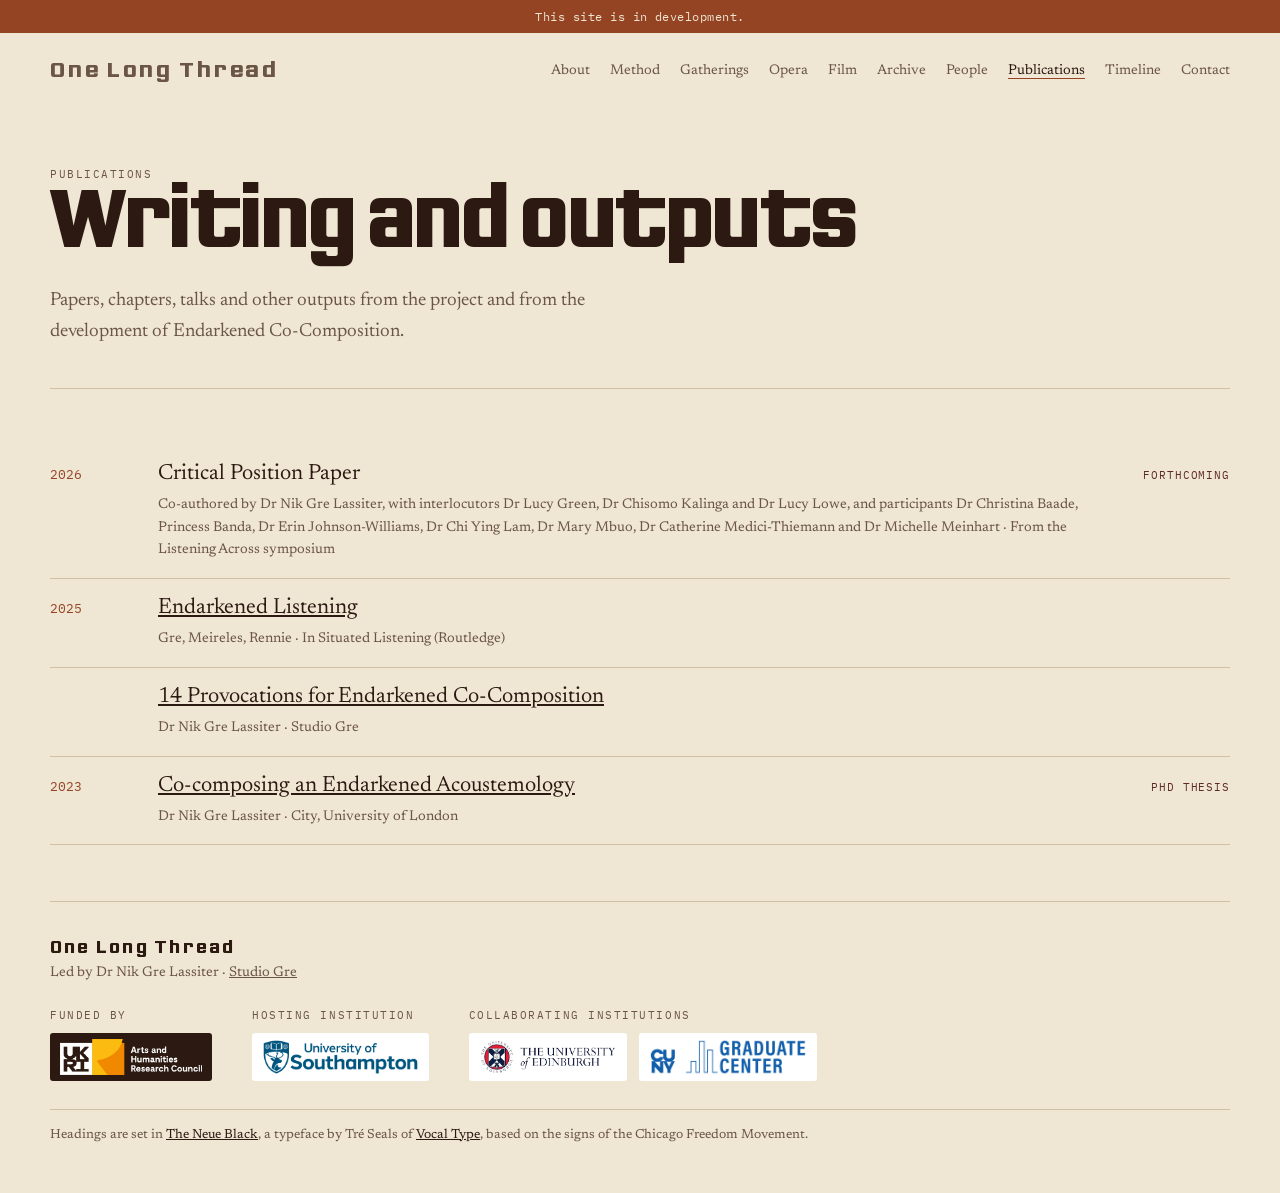
<file: publications.html>
<!doctype html>
<html lang="en-GB">
<head>
<meta charset="utf-8">
<meta name="viewport" content="width=device-width, initial-scale=1, viewport-fit=cover">
<title>Publications · One Long Thread</title>
<meta name="description" content="Writing, talks and outputs from One Long Thread and Endarkened Co-Composition.">
<meta property="og:title" content="Publications · One Long Thread">
<meta property="og:description" content="Writing, talks and outputs from One Long Thread and Endarkened Co-Composition.">
<link rel="icon" href="data:image/svg+xml,%3Csvg xmlns='http://www.w3.org/2000/svg' viewBox='0 0 32 32'%3E%3Crect width='32' height='32' rx='6' fill='%2313151f'/%3E%3Cpath d='M3 19 C 10 8, 16 26, 29 13' stroke='%23d8b25a' stroke-width='2.6' fill='none' stroke-linecap='round'/%3E%3C/svg%3E">
<link rel="preconnect" href="https://fonts.googleapis.com">
<link rel="stylesheet" href="https://fonts.googleapis.com/css2?family=Newsreader:ital,opsz,wght@0,6..72,300..600;1,6..72,300..600&family=IBM+Plex+Mono:wght@400&display=swap">
<link rel="stylesheet" href="assets/site.css">
</head>
<body>
<div id="site-header"><noscript><p class="gutter"><a href="./">One Long Thread home</a></p></noscript></div>
<header class="hero gutter">
  <div class="inner">
    <div class="label">Publications</div>
    <h1 class="page">Writing and outputs</h1>
    <p class="lede">Papers, chapters, talks and other outputs from the project and from the development of Endarkened Co-Composition.</p>
  </div>
</header>
<main class="gutter"><div class="inner">

  <section aria-label="Publications">
    <div data-list="publications" data-empty="Publications will be listed here."></div>
  </section>

</div></main>

<div id="site-footer"></div>
<script src="assets/site.js"></script>
</body>
</html>
</file>
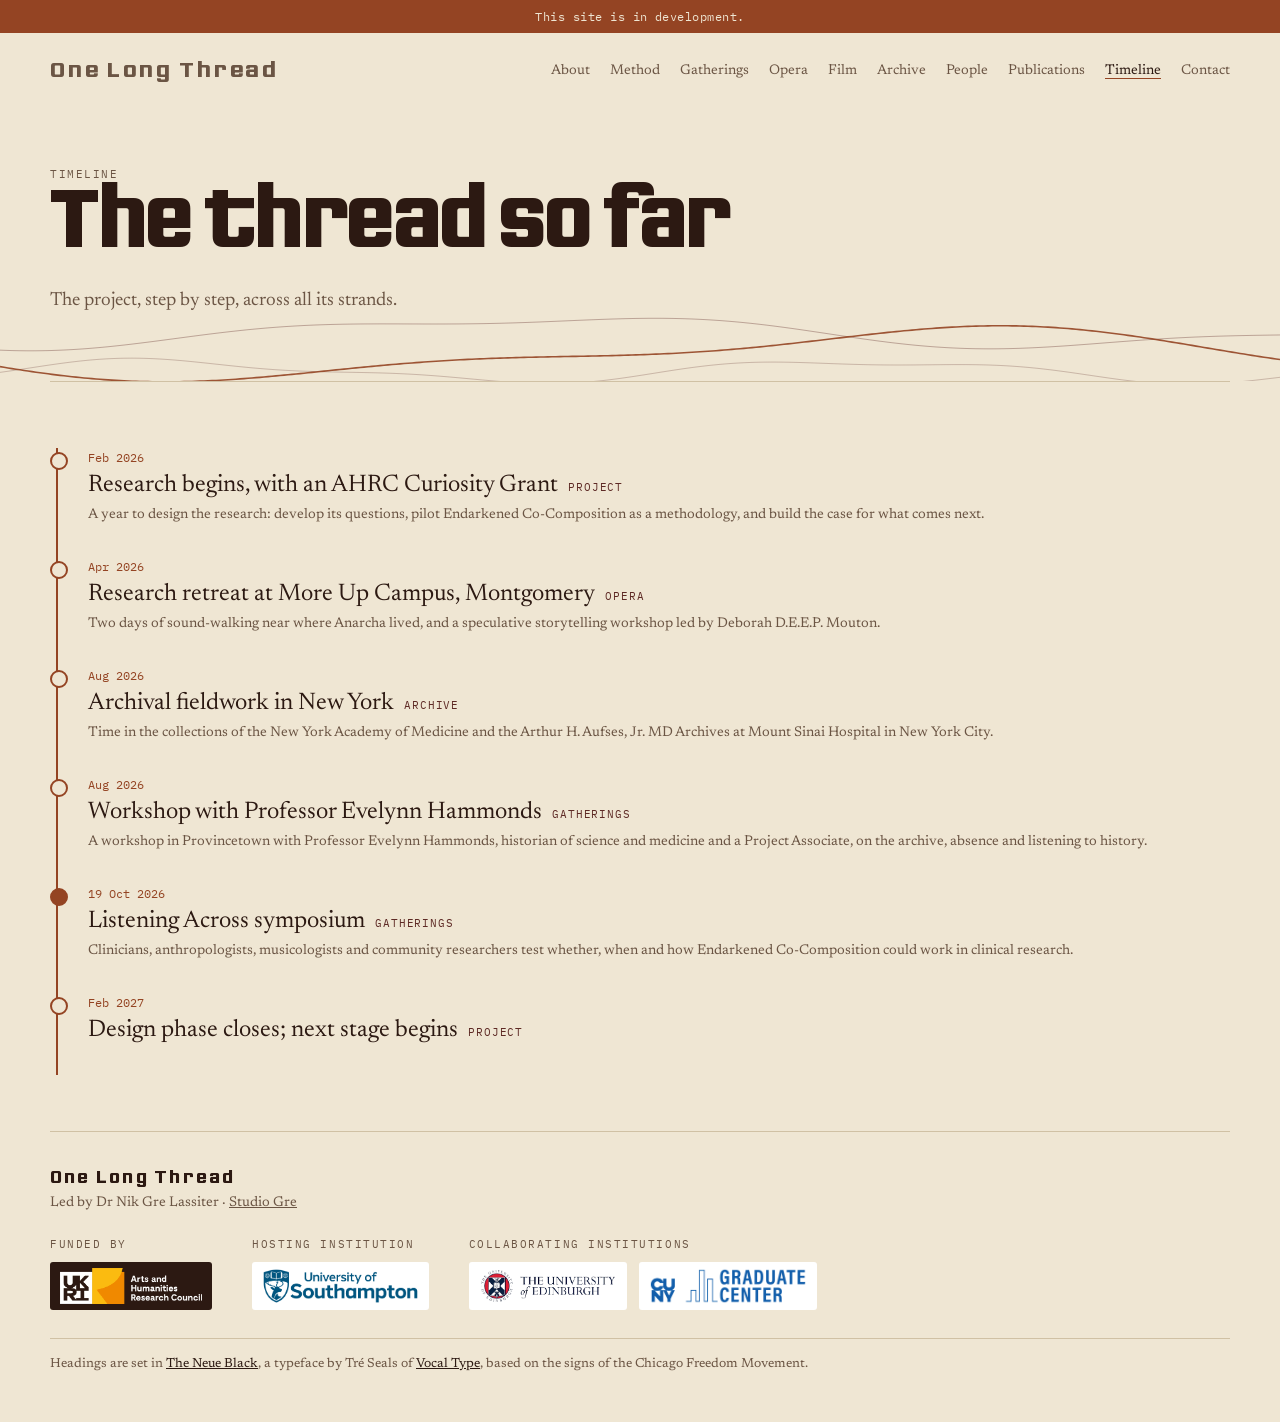
<file: timeline.html>
<!doctype html>
<html lang="en-GB">
<head>
<meta charset="utf-8">
<meta name="viewport" content="width=device-width, initial-scale=1, viewport-fit=cover">
<title>Timeline · One Long Thread</title>
<meta name="description" content="The thread so far: the project, step by step.">
<meta property="og:title" content="Timeline · One Long Thread">
<meta property="og:description" content="The thread so far: the project, step by step.">
<link rel="icon" href="data:image/svg+xml,%3Csvg xmlns='http://www.w3.org/2000/svg' viewBox='0 0 32 32'%3E%3Crect width='32' height='32' rx='6' fill='%2313151f'/%3E%3Cpath d='M3 19 C 10 8, 16 26, 29 13' stroke='%23d8b25a' stroke-width='2.6' fill='none' stroke-linecap='round'/%3E%3C/svg%3E">
<link rel="preconnect" href="https://fonts.googleapis.com">
<link rel="stylesheet" href="https://fonts.googleapis.com/css2?family=Newsreader:ital,opsz,wght@0,6..72,300..600;1,6..72,300..600&family=IBM+Plex+Mono:wght@400&display=swap">
<link rel="stylesheet" href="assets/site.css">
</head>
<body>
<div id="site-header"><noscript><p class="gutter"><a href="./">One Long Thread home</a></p></noscript></div>
<header class="hero gutter sub"><canvas id="heroThread" aria-hidden="true"></canvas>
  <div class="inner">
    <div class="label">Timeline</div>
    <h1 class="page">The thread so far</h1>
    <p class="lede">The project, step by step, across all its strands.</p>
  </div>
</header>
<main class="gutter"><div class="inner">

  <section aria-label="Timeline">
    <div data-list="timeline" data-vertical data-empty="The timeline is being written."></div>
  </section>

</div></main>

<div id="site-footer"></div>
<script src="assets/site.js"></script>
</body>
</html>
</file>
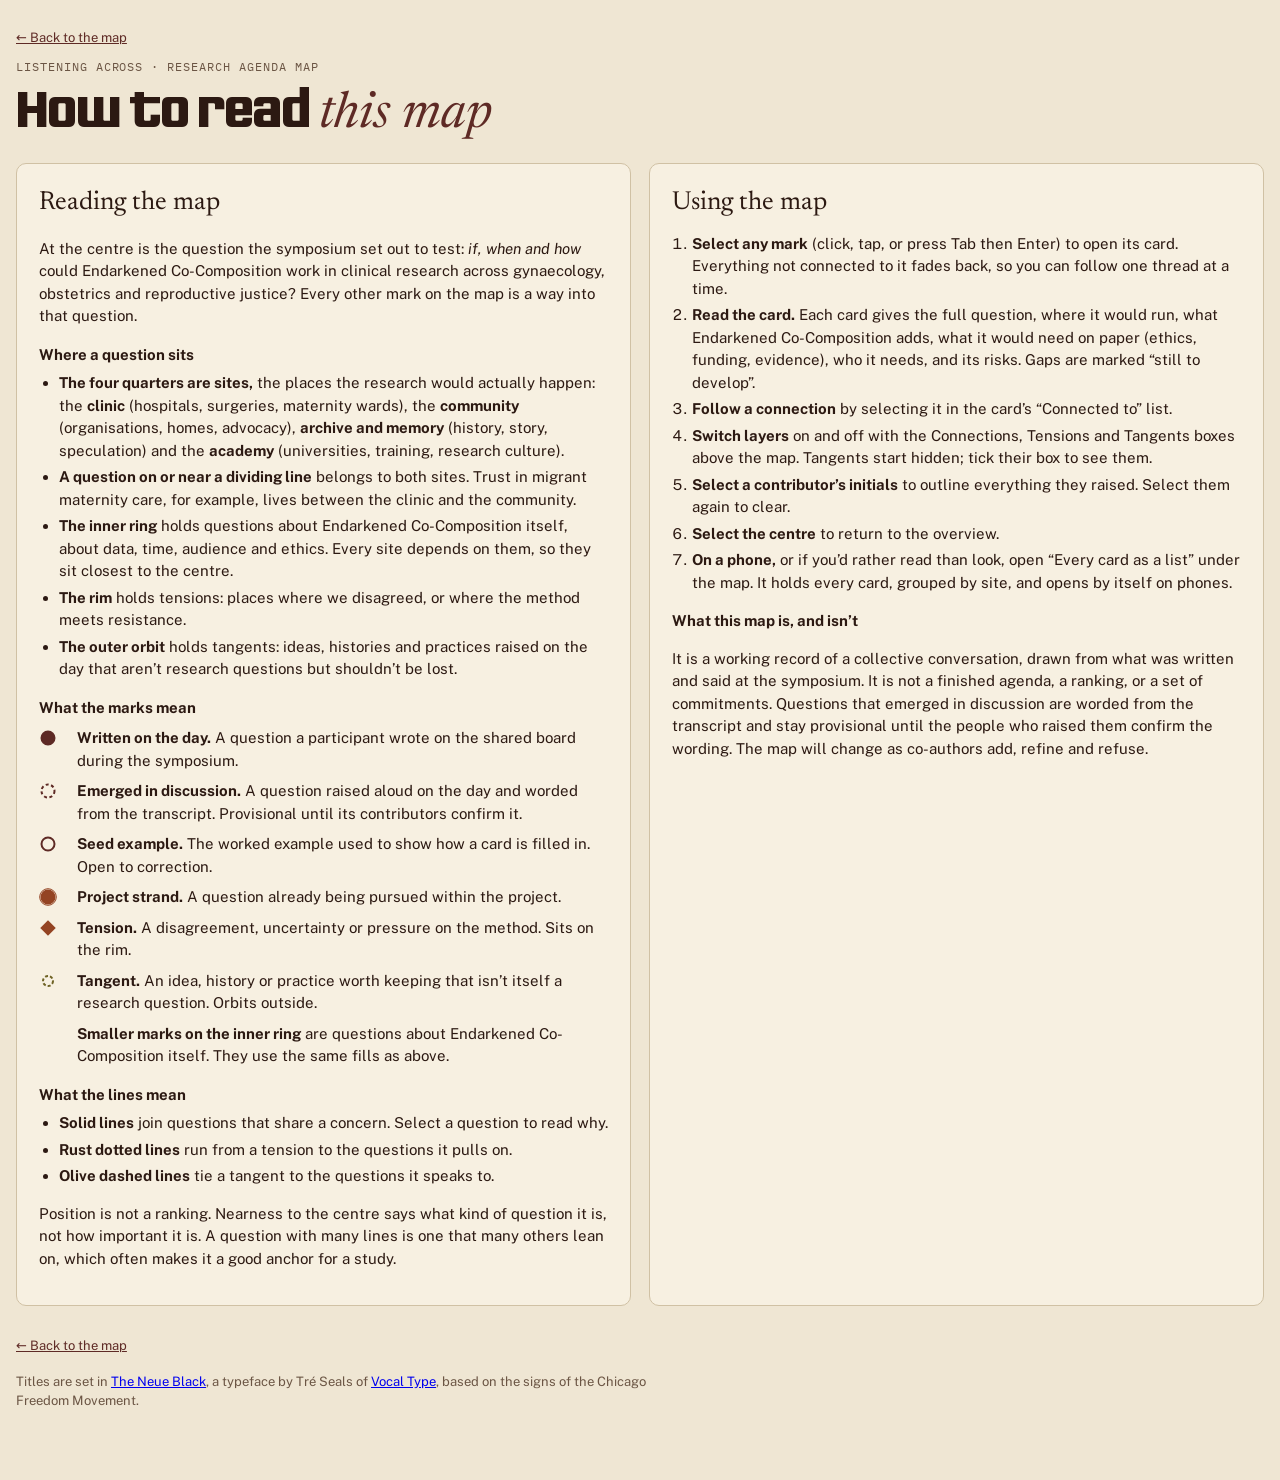
<file: agenda-map/how-to-read.html>
<!doctype html>
<html lang="en-GB">
<head>
<meta charset="utf-8">
<meta name="viewport" content="width=device-width, initial-scale=1, viewport-fit=cover">
<title>How to Read the Agenda Map</title>
<meta name="claude:viewport-fit-sides" content="cover">
<link rel="preconnect" href="https://fonts.googleapis.com">
<link rel="stylesheet" href="https://fonts.googleapis.com/css2?family=Newsreader:ital,opsz,wght@0,6..72,400;0,6..72,600;1,6..72,400&family=Public+Sans:wght@400;500;600&family=IBM+Plex+Mono:wght@400;500&display=swap">
<style>
/* Layout: circle-and-cross field (after the symposium's cosmogram walk). EC at the centre, a method ring around it,
   four sites as quadrants, tensions on the rim, tangents in orbit. Detail panel beside on desktop, below on phones. */
:root{
  --bg:#efe6d3; --surface:#f7f0e1; --surface-2:#e4d8bf; --fg:#2c1912; --muted:#6b5544; --line:#d0c1a4;
  --accent:#5e2a25; --accent-ink:#efe6d3; --gold:#944423; --tangent:#6e6224; --warn:#a3361f;
  --display:"Newsreader", Georgia, "Times New Roman", serif;
  --body:"Public Sans", "Segoe UI", system-ui, sans-serif;
  --mono:"IBM Plex Mono", ui-monospace, Menlo, monospace;
  color-scheme:light;
}
@media (prefers-color-scheme: dark){ :root:not([data-theme="light"]){
  --bg:#221410; --surface:#301e18; --surface-2:#3b2620; --fg:#ead9b9; --muted:#b29d86; --line:#4d352d;
  --accent:#c9a77c; --accent-ink:#221410; --gold:#d98a55; --tangent:#b9a75e; --warn:#f0a07a; color-scheme:dark } }
:root[data-theme="dark"]{
  --bg:#221410; --surface:#301e18; --surface-2:#3b2620; --fg:#ead9b9; --muted:#b29d86; --line:#4d352d;
  --accent:#c9a77c; --accent-ink:#221410; --gold:#d98a55; --tangent:#b9a75e; --warn:#f0a07a; color-scheme:dark }

@font-face{font-family:"The Neue Black";src:url("../fonts/TheNeueBlackVF.woff2") format("woff2"),url("../fonts/TheNeueBlackVF.woff") format("woff");font-weight:400 900;font-display:swap}
.type-credit{margin-top:10px;color:var(--muted);font-size:13px;max-width:80ch}
.vh{position:absolute;width:1px;height:1px;overflow:hidden;clip:rect(0 0 0 0);white-space:nowrap}
*{box-sizing:border-box}
html,body{margin:0}
body{background:var(--bg);color:var(--fg);font-family:var(--body);font-size:15px;line-height:1.5}
.wrap{max-width:1500px;margin:0 auto;padding-block:28px 56px;padding-left:max(16px, env(safe-area-inset-left, 0px));padding-right:max(16px, env(safe-area-inset-right, 0px))}
header{display:grid;gap:10px;max-width:880px;margin-bottom:22px}
.eyebrow{font-family:var(--mono);font-size:12px;letter-spacing:.08em;text-transform:uppercase;color:var(--muted)}
h1{font-family:"The Neue Black","Arial Black",Impact,sans-serif;font-weight:400;font-synthesis:none;font-variation-settings:"wdth" 40;font-size:clamp(30px,4.4vw,50px);line-height:1.04;margin:0;text-wrap:balance}
h1 em{color:var(--accent);font-family:var(--display);font-style:italic;font-weight:400;font-variation-settings:normal}
header p{margin:0;color:var(--muted);max-width:68ch}
.jump{font-size:13px;color:var(--accent)}

.controls{display:flex;flex-wrap:wrap;gap:10px 18px;align-items:center;margin:8px 0 14px}
.toggle{display:inline-flex;gap:8px;align-items:center;font-size:13px;cursor:pointer;user-select:none}
.toggle input{accent-color:var(--accent);width:16px;height:16px}
.sw{display:inline-block;width:26px;height:0;border-top:2px solid var(--muted)}
.sw.t{border-top:2px dashed var(--tangent)} .sw.x{border-top:2px dotted var(--gold)} .sw.c{border-top:2px solid var(--accent)}
.people{display:flex;flex-wrap:wrap;gap:6px;align-items:center}
.people span.lbl{font-family:var(--mono);font-size:11px;letter-spacing:.06em;text-transform:uppercase;color:var(--muted);margin-right:4px}
.chip{font-family:var(--mono);font-size:12px;border:1px solid var(--line);background:transparent;color:var(--fg);border-radius:999px;padding:3px 10px;cursor:pointer}
.chip[aria-pressed="true"]{background:var(--accent);color:var(--accent-ink);border-color:var(--accent)}
.chip:focus-visible,.node:focus-visible,.li:focus-visible,button:focus-visible,summary:focus-visible{outline:2px solid var(--gold);outline-offset:2px}

.stage{display:grid;grid-template-columns:minmax(0,1fr) 380px;gap:22px;align-items:start}
@media (max-width:1080px){.stage{grid-template-columns:minmax(0,1fr)}}
.mapbox{background:var(--surface);border:1px solid var(--line);border-radius:10px;overflow-x:auto;min-width:0}
#map{display:block;width:100%;height:auto;min-width:640px}
.panel{background:var(--surface);border:1px solid var(--line);border-radius:10px;padding:20px 22px;position:sticky;top:calc(env(safe-area-inset-top, 0px) + 12px);max-height:calc(100vh - 24px);overflow:auto;min-width:0}
@media (max-width:1080px){.panel{position:static;max-height:none}}
.panel .kind{font-family:var(--mono);font-size:11px;letter-spacing:.07em;text-transform:uppercase;color:var(--muted);display:flex;gap:8px;flex-wrap:wrap;align-items:center}
.pill{border-radius:999px;padding:1px 8px;border:1px solid var(--line)}
.pill.em{border-style:dashed} .pill.x{color:var(--gold);border-color:var(--gold)} .pill.t{color:var(--tangent);border-color:var(--tangent)}
.panel h2{font-family:var(--display);font-weight:600;font-size:24px;line-height:1.2;margin:8px 0 10px;text-wrap:balance}
.panel .q{font-family:var(--display);font-style:italic;font-size:18px;line-height:1.4;margin:0 0 14px}
.panel dl{display:grid;gap:10px;margin:0 0 14px}
.panel dt{font-family:var(--mono);font-size:11px;letter-spacing:.07em;text-transform:uppercase;color:var(--muted)}
.panel dd{margin:2px 0 0;white-space:pre-line}
.panel .todo{color:var(--muted);font-style:italic}
.panel h3{font-family:var(--mono);font-size:11px;letter-spacing:.07em;text-transform:uppercase;color:var(--muted);margin:16px 0 6px;font-weight:500}
.links{display:grid;gap:6px;margin:0;padding:0;list-style:none}
.links button{all:unset;cursor:pointer;display:block;padding:6px 8px;border-radius:6px;background:var(--surface-2);font-size:14px}
.links button small{display:block;color:var(--muted);font-size:12px}
.links button:hover{outline:1px solid var(--accent)}
.note{font-size:13px;color:var(--muted);border-left:2px solid var(--gold);padding-left:10px;margin:12px 0 0}
.id{font-family:var(--mono);font-size:11px;color:var(--muted)}

/* svg */
.rim{fill:none;stroke:var(--line);stroke-width:1.2}
.cross{stroke:var(--line);stroke-width:1;stroke-dasharray:2 6}
.quad{font-family:var(--display);font-size:34px;fill:var(--muted);opacity:.8}
.quadsub{font-family:var(--mono);font-size:11px;fill:var(--muted);opacity:.75;letter-spacing:.06em}
.edge{fill:none;stroke-width:1.2;transition:opacity .2s,stroke .2s}
.edge.link{stroke:var(--muted);opacity:.45}
.edge.spoke{stroke:var(--line);opacity:.8}
.edge.tangent{stroke:var(--tangent);stroke-dasharray:5 5;opacity:.55}
.edge.tension{stroke:var(--gold);stroke-dasharray:1.5 4;opacity:.6}
.edge.hot{opacity:1;stroke-width:2.2}
.edge.link.hot,.edge.spoke.hot{stroke:var(--accent)}
.node{cursor:pointer;transition:opacity .2s}
.node .shape{stroke-width:2}
.n-written .shape{fill:var(--accent);stroke:var(--accent)}
.n-discussion .shape{fill:var(--surface);stroke:var(--accent);stroke-dasharray:3 2.5}
.n-seed .shape{fill:var(--surface);stroke:var(--accent)}
.n-project .shape{fill:var(--gold);stroke:var(--gold)}
.n-tangent .shape{fill:var(--surface);stroke:var(--tangent);stroke-dasharray:3 2}
.n-tension .shape{fill:var(--gold);stroke:var(--gold)}
.n-centre .shape{fill:var(--accent);stroke:none}
.halo{fill:none;stroke:var(--gold);stroke-width:2.5;opacity:0}
.node.sel .halo{opacity:1}
.label{font-family:var(--body);font-size:13px;fill:var(--fg);font-weight:500}
.ring .label{font-size:12.5px}
.n-tangent .label{font-size:12px;font-style:italic;fill:var(--tangent);font-weight:400}
.n-tension .label{font-size:12px;fill:var(--gold);font-weight:500}
.n-centre .label{font-family:var(--display);font-size:12.5px;fill:var(--accent-ink);font-weight:600}
.n-centre .sub{font-family:var(--mono);font-size:8.5px;fill:var(--accent-ink)}
.who{font-family:var(--mono);font-size:10.5px;fill:var(--muted)}
.dim{opacity:.16}
.edge.dim{opacity:.05}
.node.match .shape{stroke:var(--gold);stroke-width:3}

.legend{display:flex;flex-wrap:wrap;gap:8px 18px;font-size:12.5px;color:var(--muted);padding:12px 16px;border-top:1px solid var(--line)}
.legend svg{display:inline-block;vertical-align:middle;margin-right:6px}

/* reading guide */
.guide{margin-top:34px;display:grid;grid-template-columns:repeat(auto-fit,minmax(min(100%,420px),1fr));gap:18px}
.guide section{background:var(--surface);border:1px solid var(--line);border-radius:10px;padding:20px 22px;min-width:0}
.guide h2{font-family:var(--display);font-weight:400;font-size:26px;margin:0 0 10px}
.guide h3{font-size:15px;margin:16px 0 4px}
.guide p,.guide li{max-width:68ch}
.guide ul,.guide ol{padding-left:20px;margin:6px 0}
.guide li{margin:4px 0}
.key{display:grid;grid-template-columns:28px 1fr;gap:8px 10px;align-items:start;margin:8px 0}
.key svg{margin-top:2px}

/* list */
.index{margin-top:18px;display:grid;grid-template-columns:repeat(auto-fit,minmax(min(100%,300px),1fr));gap:18px}
.index section{background:var(--surface);border:1px solid var(--line);border-radius:10px;padding:16px 18px;min-width:0}
.index h2{font-family:var(--display);font-weight:400;font-size:22px;margin:0 0 4px}
.index p.sub{margin:0 0 10px;color:var(--muted);font-size:13px}
.index ul{list-style:none;margin:0;padding:0;display:grid;gap:4px}
.li{all:unset;cursor:pointer;display:grid;grid-template-columns:14px 1fr;gap:8px;align-items:start;padding:5px 6px;border-radius:6px;font-size:14px}
.li:hover{background:var(--surface-2)}
.li i{font-style:normal;font-family:var(--mono);font-size:11px;color:var(--muted);display:block}
.dot{width:10px;height:10px;border-radius:50%;margin-top:6px;border:2px solid var(--accent)}
.dot.written{background:var(--accent)} .dot.discussion{border-style:dashed} .dot.project{background:var(--gold);border-color:var(--gold)}
.dot.tangent{border-color:var(--tangent);border-style:dashed;width:8px;height:8px}
.dot.tension{background:var(--gold);border-color:var(--gold);border-radius:1px;transform:rotate(45deg);width:9px;height:9px}
.sectionhead{font-family:var(--display);font-weight:400;font-size:30px;margin:40px 0 0}

/* editor tools */
.editor{margin-top:34px;border:1px dashed var(--line);border-radius:10px;padding:14px 18px;font-size:14px}
.editor summary{cursor:pointer;font-family:var(--mono);font-size:12px;letter-spacing:.06em;text-transform:uppercase;color:var(--muted)}
.drop{margin-top:12px;border:2px dashed var(--line);border-radius:10px;padding:22px;text-align:center;color:var(--muted)}
.drop.over{border-color:var(--accent);color:var(--fg)}
.problems{margin-top:12px;color:var(--warn)}
.problems ul{margin:6px 0;padding-left:20px}
.status{background:var(--surface);border:1px solid var(--warn);border-radius:10px;padding:16px 18px;margin-bottom:18px}
.status[hidden]{display:none}
footer{margin-top:28px;color:var(--muted);font-size:13px;max-width:80ch}
@media (prefers-reduced-motion: reduce){.edge,.node{transition:none}}
</style>
</head>
<body>
<div class="wrap">
  <header>
    <a class="jump" href="index.html">← Back to the map</a>
    <div class="eyebrow">Listening Across · Research agenda map</div>
    <h1>How to read <em>this map</em></h1>
  </header>
  <div class="guide" id="how-to-read" style="margin-top:8px">
    <section>
      <h2>Reading the map</h2>
      <p>At the centre is the question the symposium set out to test: <em>if, when and how</em> could Endarkened Co-Composition work in clinical research across gynaecology, obstetrics and reproductive justice? Every other mark on the map is a way into that question.</p>
      <h3>Where a question sits</h3>
      <ul>
        <li><strong>The four quarters are sites,</strong> the places the research would actually happen: the <strong>clinic</strong> (hospitals, surgeries, maternity wards), the <strong>community</strong> (organisations, homes, advocacy), <strong>archive and memory</strong> (history, story, speculation) and the <strong>academy</strong> (universities, training, research culture).</li>
        <li><strong>A question on or near a dividing line</strong> belongs to both sites. Trust in migrant maternity care, for example, lives between the clinic and the community.</li>
        <li><strong>The inner ring</strong> holds questions about Endarkened Co-Composition itself, about data, time, audience and ethics. Every site depends on them, so they sit closest to the centre.</li>
        <li><strong>The rim</strong> holds tensions: places where we disagreed, or where the method meets resistance.</li>
        <li><strong>The outer orbit</strong> holds tangents: ideas, histories and practices raised on the day that aren’t research questions but shouldn’t be lost.</li>
      </ul>
      <h3>What the marks mean</h3>
      <div class="key"><svg width="18" height="18" viewBox="0 0 18 18" aria-hidden="true"><g class="n-written"><circle cx="9" cy="9" r="6.5" class="shape" stroke-width="2"/></g></svg><div><strong>Written on the day.</strong> A question a participant wrote on the shared board during the symposium.</div></div>
      <div class="key"><svg width="18" height="18" viewBox="0 0 18 18" aria-hidden="true"><g class="n-discussion"><circle cx="9" cy="9" r="6.5" class="shape" stroke-width="2"/></g></svg><div><strong>Emerged in discussion.</strong> A question raised aloud on the day and worded from the transcript. Provisional until its contributors confirm it.</div></div>
      <div class="key"><svg width="18" height="18" viewBox="0 0 18 18" aria-hidden="true"><g class="n-seed"><circle cx="9" cy="9" r="6.5" class="shape" stroke-width="2"/></g></svg><div><strong>Seed example.</strong> The worked example used to show how a card is filled in. Open to correction.</div></div>
      <div class="key"><svg width="18" height="18" viewBox="0 0 18 18" aria-hidden="true"><g class="n-project"><circle cx="9" cy="9" r="6.5" class="shape" stroke-width="2"/><circle cx="9" cy="9" r="8.3" fill="none" stroke="var(--gold)" stroke-width="1"/></g></svg><div><strong>Project strand.</strong> A question already being pursued within the project.</div></div>
      <div class="key"><svg width="18" height="18" viewBox="0 0 18 18" aria-hidden="true"><g class="n-tension"><rect x="4" y="4" width="10" height="10" transform="rotate(45 9 9)" class="shape"/></g></svg><div><strong>Tension.</strong> A disagreement, uncertainty or pressure on the method. Sits on the rim.</div></div>
      <div class="key"><svg width="18" height="18" viewBox="0 0 18 18" aria-hidden="true"><g class="n-tangent"><circle cx="9" cy="9" r="5" class="shape" stroke-width="2"/></g></svg><div><strong>Tangent.</strong> An idea, history or practice worth keeping that isn’t itself a research question. Orbits outside.</div></div>
      <div class="key"><div></div><div><strong>Smaller marks on the inner ring</strong> are questions about Endarkened Co-Composition itself. They use the same fills as above.</div></div>
      <h3>What the lines mean</h3>
      <ul>
        <li><strong>Solid lines</strong> join questions that share a concern. Select a question to read why.</li>
        <li><strong>Rust dotted lines</strong> run from a tension to the questions it pulls on.</li>
        <li><strong>Olive dashed lines</strong> tie a tangent to the questions it speaks to.</li>
      </ul>
      <p>Position is not a ranking. Nearness to the centre says what kind of question it is, not how important it is. A question with many lines is one that many others lean on, which often makes it a good anchor for a study.</p>
    </section>
    <section>
      <h2>Using the map</h2>
      <ol>
        <li><strong>Select any mark</strong> (click, tap, or press Tab then Enter) to open its card. Everything not connected to it fades back, so you can follow one thread at a time.</li>
        <li><strong>Read the card.</strong> Each card gives the full question, where it would run, what Endarkened Co-Composition adds, what it would need on paper (ethics, funding, evidence), who it needs, and its risks. Gaps are marked “still to develop”.</li>
        <li><strong>Follow a connection</strong> by selecting it in the card’s “Connected to” list.</li>
        <li><strong>Switch layers</strong> on and off with the Connections, Tensions and Tangents boxes above the map. Tangents start hidden; tick their box to see them.</li>
        <li><strong>Select a contributor’s initials</strong> to outline everything they raised. Select them again to clear.</li>
        <li><strong>Select the centre</strong> to return to the overview.</li>
        <li><strong>On a phone,</strong> or if you’d rather read than look, open “Every card as a list” under the map. It holds every card, grouped by site, and opens by itself on phones.</li>
      </ol>
      <h3>What this map is, and isn’t</h3>
      <p>It is a working record of a collective conversation, drawn from what was written and said at the symposium. It is not a finished agenda, a ranking, or a set of commitments. Questions that emerged in discussion are worded from the transcript and stay provisional until the people who raised them confirm the wording. The map will change as co-authors add, refine and refuse.</p>
    </section>
  </div>


  <p style="margin-top:28px"><a class="jump" href="index.html">← Back to the map</a></p>
  <p class="type-credit">Titles are set in <a href="https://www.theleagueofmoveabletype.com/the-neue-black">The Neue Black</a>, a typeface by Tré Seals of <a href="https://www.vocaltype.co">Vocal Type</a>, based on the signs of the Chicago Freedom Movement.</p>
</div>
<script>
/* links to other websites open in a new tab (checked again whenever the page adds content) */
function externalLinks(root) {
  (root || document).querySelectorAll("a[href^='http']").forEach(a => {
    if (a.host === location.host || a.dataset.ext) return;
    a.target = "_blank"; a.rel = "noopener"; a.dataset.ext = "1";
    const s = document.createElement("span"); s.className = "vh"; s.textContent = " (opens in a new tab)"; a.appendChild(s);
  });
}
new MutationObserver(() => externalLinks()).observe(document.body, {childList: true, subtree: true});
externalLinks();
</script>
</body>
</html>
</file>
<file: assets/site.css>
/* One Long Thread · shared styles
   Layout: one long thread runs through the site, stitching each section to the next.
   Palette "Red clay and linen": linen ground, coffee ink, a deep-peach thread and maroon labels.
   Light first; dark (coffee ground, guave labels) follows the visitor's device.
   Token names are historical: --gold is the thread colour, --haint the label colour. */
:root{
  --bg:#efe6d3; --bg-2:#e4d8bf; --fg:#2c1912; --muted:#6b5544; --line:#d0c1a4; --gold:#944423; --haint:#5e2a25; --ink:#efe6d3;
  --display:"Bodoni Moda", "Didot", "Bodoni 72", Georgia, serif;
  --body:"Work Sans", "Helvetica Neue", Arial, sans-serif;
  --mono:"IBM Plex Mono", ui-monospace, Menlo, monospace;
  color-scheme:light;
}
@media (prefers-color-scheme: dark){ :root:not([data-theme="light"]){
  --bg:#221410; --bg-2:#301e18; --fg:#ead9b9; --muted:#b29d86; --line:#47302a; --gold:#d98a55; --haint:#b9a75e; --ink:#221410; color-scheme:dark } }
:root[data-theme="dark"]{
  --bg:#221410; --bg-2:#301e18; --fg:#ead9b9; --muted:#b29d86; --line:#47302a; --gold:#d98a55; --haint:#b9a75e; --ink:#221410; color-scheme:dark }

*{box-sizing:border-box}
html,body{margin:0}
body{background:var(--bg);color:var(--fg);font-family:var(--body);font-size:16px;line-height:1.6}
a{color:inherit}
a:focus-visible,button:focus-visible{outline:2px solid var(--haint);outline-offset:3px}
img{max-width:100%;height:auto;display:block}
.gutter{padding-left:max(20px, env(safe-area-inset-left, 0px));padding-right:max(20px, env(safe-area-inset-right, 0px))}
.inner{max-width:1180px;margin:0 auto}
.prose{max-width:68ch}
.prose p{margin:0 0 16px}
.prose h3{font-family:var(--display);font-weight:400;font-size:26px;margin:28px 0 8px}
.prose ul{padding-left:20px;margin:0 0 16px} .prose li{margin:4px 0}
.prose a{color:var(--haint)}

.notice{font-family:var(--mono);font-size:12px;letter-spacing:.04em;background:var(--gold);color:var(--ink);text-align:center;padding-block:7px}

/* header */
.site-nav{display:flex;justify-content:space-between;align-items:center;gap:16px;padding-block:22px;flex-wrap:wrap}
.mark{font-family:var(--display);font-size:22px;letter-spacing:.32em;font-weight:600;text-decoration:none}
.mark small{font-family:var(--mono);font-size:10px;letter-spacing:.1em;color:var(--muted);margin-left:10px;font-weight:400}
.site-nav ul{list-style:none;display:flex;flex-wrap:wrap;gap:6px 20px;margin:0;padding:0;font-size:14px}
.site-nav a{text-decoration:none;color:var(--muted)}
.site-nav a:hover,.site-nav a[aria-current="page"]{color:var(--fg)}
.site-nav a[aria-current="page"]{border-bottom:1px solid var(--gold)}
.menu-btn{display:none;font-family:var(--mono);font-size:12px;letter-spacing:.1em;text-transform:uppercase;background:none;border:1px solid var(--line);color:var(--fg);padding:8px 12px;border-radius:2px;cursor:pointer}
@media (max-width:760px){
  .menu-btn{display:inline-block}
  .site-nav ul{display:none;width:100%;flex-direction:column;gap:2px;padding-top:8px}
  .site-nav ul.open{display:flex}
  .site-nav ul a{display:block;padding:8px 0;font-size:16px}
}

/* page hero */
.hero{position:relative;padding-block:56px 40px}
.hero canvas{position:absolute;inset:0;width:100%;height:100%;pointer-events:none}
.hero .inner{position:relative}
.acrostic{font-family:var(--mono);font-size:12px;letter-spacing:.14em;text-transform:uppercase;color:var(--haint);display:flex;flex-wrap:wrap;gap:4px 18px;margin-bottom:26px}
.acrostic b{color:var(--gold);font-weight:400}
h1{font-family:var(--display);font-weight:400;font-size:clamp(46px,8.6vw,118px);line-height:.98;margin:0;letter-spacing:-.01em;text-wrap:balance;max-width:12ch}
h1.page{font-size:clamp(40px,6.4vw,84px);max-width:16ch}
h1 em{color:var(--gold)}
.lede{max-width:56ch;font-size:19px;color:var(--muted);margin:24px 0 0}
.lede strong{color:var(--fg);font-weight:500}

.label{font-family:var(--mono);font-size:11px;letter-spacing:.14em;text-transform:uppercase;color:var(--muted)}
h2{font-family:var(--display);font-weight:400;font-size:clamp(32px,4.4vw,52px);line-height:1.05;margin:6px 0 18px;text-wrap:balance}
section{padding-block:56px;border-top:1px solid var(--line);position:relative}
.two{display:grid;grid-template-columns:minmax(0,1fr) minmax(0,1.3fr);gap:40px;align-items:start}
@media (max-width:820px){.two{grid-template-columns:minmax(0,1fr)}}

/* outputs */
.outputs{display:grid;gap:12px}
.out{display:grid;grid-template-columns:auto 1fr auto;gap:16px;align-items:center;padding:16px 18px;background:var(--bg-2);border-radius:4px;text-decoration:none;border-left:3px solid var(--gold)}
a.out:hover,a.out:focus-visible{outline:1px solid var(--gold)}
.out .n{font-family:var(--display);font-size:28px;color:var(--gold);line-height:1}
.out b{display:block;font-weight:500}
.out span{font-size:14px;color:var(--muted)}
.out i{font-style:normal;font-family:var(--mono);font-size:11px;color:var(--haint);letter-spacing:.08em;text-transform:uppercase}

/* strands */
.strands{display:grid;grid-template-columns:repeat(3,minmax(0,1fr));gap:28px}
@media (max-width:900px){.strands{grid-template-columns:minmax(0,1fr)}}
.strand{display:grid;gap:10px;align-content:start;text-decoration:none}
.plate{aspect-ratio:4/3;max-width:100%;background:var(--bg-2);border-radius:4px;position:relative;overflow:hidden}
.plate canvas{width:100%;height:100%;display:block}
.strand h3{font-family:var(--display);font-weight:400;font-size:28px;margin:6px 0 0;line-height:1.1}
.strand h3 em{font-size:17px;color:var(--muted)}
.strand p{margin:0;color:var(--muted);font-size:15px}
a.strand:hover h3{color:var(--gold)}
.status{font-family:var(--mono);font-size:11px;letter-spacing:.1em;text-transform:uppercase;color:var(--haint)}

/* timeline */
.timeline{list-style:none;margin:10px 0 0;padding:0;display:grid;grid-template-columns:repeat(auto-fit,minmax(150px,1fr));gap:0;position:relative}
.timeline::before{content:"";position:absolute;left:0;right:0;top:9px;height:2px;background:var(--gold)}
.timeline li{position:relative;padding:30px 14px 0 0}
.timeline li::before{content:"";position:absolute;top:3px;left:0;width:14px;height:14px;border-radius:50%;background:var(--bg);border:2px solid var(--gold)}
.timeline li.here::before{background:var(--gold)}
.timeline .when{font-family:var(--mono);font-size:12px;color:var(--gold)}
.timeline .what{font-size:15px;margin-top:4px}
.timeline .detail{font-size:14px;color:var(--muted);margin-top:4px}
.timeline.vertical,.timeline.vertical li{display:block}
.timeline.vertical::before{left:6px;right:auto;top:0;bottom:0;width:2px;height:auto}
.timeline.vertical li{padding:0 0 30px 38px}
.timeline.vertical li::before{top:4px}
.timeline.vertical .what{font-family:var(--display);font-size:24px;line-height:1.2}
.timeline.vertical .strandtag{font-family:var(--mono);font-size:11px;letter-spacing:.08em;text-transform:uppercase;color:var(--haint);margin-left:10px}
@media (max-width:820px){
  .timeline{display:block}
  .timeline::before{left:6px;right:auto;top:0;bottom:0;width:2px;height:auto}
  .timeline li{padding:0 0 22px 34px}
  .timeline li::before{top:4px}
}

/* method */
.pull{font-family:var(--display);font-style:italic;font-size:clamp(24px,2.8vw,34px);line-height:1.3;margin:0;color:var(--fg)}
.principles{display:grid;grid-template-columns:repeat(auto-fit,minmax(min(100%,250px),1fr));gap:22px;margin-top:8px}
.principle{border-top:2px solid var(--gold);padding-top:14px}
.principle h3{font-family:var(--display);font-weight:400;font-size:24px;margin:0 0 6px;line-height:1.15}
.principle p{margin:0;color:var(--muted);font-size:15px}
.provocation{background:var(--bg-2);border-radius:4px;padding:22px 24px;margin:0 0 14px}
.provocation .dir{font-family:var(--mono);font-size:11px;letter-spacing:.14em;text-transform:uppercase;color:var(--haint)}
.provocation h3{font-family:var(--display);font-weight:400;font-size:26px;margin:4px 0 8px}
.provocation p{margin:0 0 8px;color:var(--muted)}
.provocation p.ask{color:var(--fg);font-style:italic}

.btn{display:inline-block;font-family:var(--mono);font-size:12px;letter-spacing:.1em;text-transform:uppercase;padding:11px 16px;border:1px solid var(--gold);color:var(--gold);text-decoration:none;border-radius:2px}
.btn:hover,.btn:focus-visible{background:var(--gold);color:var(--ink)}

/* lists driven by spreadsheets */
.cards{display:grid;grid-template-columns:repeat(auto-fit,minmax(min(100%,300px),1fr));gap:22px}
.card{background:var(--bg-2);border-radius:4px;padding:20px 22px;display:grid;gap:6px;align-content:start;min-width:0}
.card .meta{font-family:var(--mono);font-size:11px;letter-spacing:.1em;text-transform:uppercase;color:var(--haint)}
.card h3{font-family:var(--display);font-weight:400;font-size:26px;margin:0;line-height:1.15}
.card p{margin:0;color:var(--muted);font-size:15px}
.card a.more{color:var(--gold);font-size:14px;text-decoration:none;margin-top:6px}
.card a.more:hover{text-decoration:underline}
.person .role{color:var(--gold);font-size:14px}
.pubs{list-style:none;margin:0;padding:0;display:grid;gap:0}
.pubs li{display:grid;grid-template-columns:90px minmax(0,1fr) auto;gap:18px;padding:16px 0;border-bottom:1px solid var(--line);align-items:baseline}
@media (max-width:640px){.pubs li{grid-template-columns:minmax(0,1fr)}}
.pubs .yr{font-family:var(--mono);font-size:13px;color:var(--gold)}
.pubs .t{font-family:var(--display);font-size:22px;line-height:1.25}
.pubs .v{display:block;color:var(--muted);font-size:14px;margin-top:4px}
.pubs .st{font-family:var(--mono);font-size:11px;letter-spacing:.08em;text-transform:uppercase;color:var(--haint)}
.pubs a{color:inherit}
.log{list-style:none;margin:0;padding:0}
.log li{display:grid;grid-template-columns:110px minmax(0,1fr);gap:20px;padding:18px 0;border-bottom:1px solid var(--line)}
@media (max-width:640px){.log li{grid-template-columns:minmax(0,1fr);gap:4px}}
.log .when{font-family:var(--mono);font-size:12px;color:var(--gold)}
.log h3{font-family:var(--display);font-weight:400;font-size:24px;margin:0 0 6px;line-height:1.2}
.log p{margin:0;color:var(--muted)}
.gallery{display:grid;grid-template-columns:repeat(auto-fill,minmax(min(100%,260px),1fr));gap:22px}
.item{margin:0;display:grid;gap:8px;align-content:start;min-width:0}
.item .frame{background:var(--bg-2);border-radius:4px;overflow:hidden;aspect-ratio:4/3;display:grid;place-items:center;max-width:100%}
.item .frame img{width:100%;height:100%;object-fit:cover}
.item .frame .kind{font-family:var(--mono);font-size:12px;letter-spacing:.1em;text-transform:uppercase;color:var(--haint)}
.item audio{width:100%}
.item figcaption{font-size:14px;color:var(--muted)}
.item figcaption b{display:block;color:var(--fg);font-weight:500;font-size:15px}
.item figcaption .credit{font-family:var(--mono);font-size:11px;display:block;margin-top:4px}
.empty{border:1px dashed var(--line);border-radius:4px;padding:26px;color:var(--muted);max-width:68ch}
.example{opacity:.7;border:1px dashed var(--line);padding:12px;border-radius:4px}
.example-tag{font-family:var(--mono);font-size:11px;letter-spacing:.1em;text-transform:uppercase;color:var(--gold)}

footer.site{border-top:1px solid var(--line);padding-block:34px 48px;color:var(--muted);font-size:14px;display:flex;flex-wrap:wrap;justify-content:space-between;gap:16px}
footer.site .mark{font-size:16px;color:var(--fg)}
footer.site a{color:var(--muted)}
footer.site .type-credit{flex-basis:100%;margin:6px 0 0;padding-top:14px;border-top:1px solid var(--line);font-size:13px;max-width:none}
footer.site .type-credit a{color:var(--fg)}
@media (prefers-reduced-motion: reduce){*{scroll-behavior:auto}}
/* inner pages: the thread runs along the foot of the header, under the title */
.hero.sub{padding-bottom:64px}
.hero.sub canvas{top:auto;bottom:0;height:70px}
/* funder logos */
.funders{display:flex;flex-wrap:wrap;align-items:center;gap:14px 26px;margin-top:6px}
.funders img.logo{height:44px;width:auto;max-width:100%}
footer.site .funders img.logo{height:36px}
.logo-text{font-family:var(--mono);font-size:12px;letter-spacing:.06em;color:var(--muted);border:1px solid var(--line);padding:8px 12px;border-radius:2px}
/* each logo sits on the backing its colours were made for, so it reads in light and dark */
.funders img.logo.on-dark{background:#2c1912;padding:8px 12px;border-radius:3px;box-sizing:content-box}
.funders img.logo.on-light{background:#ffffff;padding:4px 8px;border-radius:3px;box-sizing:content-box}
.prose p.aside{border-left:2px solid var(--gold);padding-left:14px;color:var(--muted);font-size:15px}
/* long documents (e.g. the symposium synthesis) */
.doc h2{font-size:clamp(26px,3vw,36px);margin:48px 0 12px}
.doc h3{font-family:var(--display);font-weight:400;font-size:24px;margin:28px 0 8px}
.doc table{width:100%;border-collapse:collapse;margin:8px 0 20px;font-size:14px;display:block;overflow-x:auto}
.doc th,.doc td{border-bottom:1px solid var(--line);padding:8px 10px;text-align:left;vertical-align:top}
.doc th{font-family:var(--mono);font-size:11px;letter-spacing:.06em;text-transform:uppercase;color:var(--muted);font-weight:400}
.doc blockquote{margin:12px 0 18px;padding-left:16px;border-left:2px solid var(--gold);font-family:var(--display);font-style:italic;font-size:19px}
.doc ol,.doc ul{padding-left:22px}
/* About: Anarcha given her own weight */
.anarcha{padding-block:72px 64px}
.anarcha .name{font-family:var(--display);font-weight:400;font-size:clamp(76px,15vw,200px);line-height:.88;letter-spacing:-.02em;margin:0;max-width:none}
.anarcha .question{font-family:var(--display);font-style:italic;font-size:clamp(26px,3.6vw,44px);color:var(--gold);margin:14px 0 36px;padding-bottom:22px;border-bottom:1.5px solid var(--gold);max-width:16ch}
.anarcha-body{display:grid;grid-template-columns:minmax(0,1.6fr) minmax(0,1fr);gap:48px;align-items:start}
@media (max-width:860px){.anarcha-body{grid-template-columns:minmax(0,1fr)}}
.anarcha .prose{font-size:18px;line-height:1.65}
.origin{background:var(--bg-2);border-left:3px solid var(--gold);border-radius:4px;padding:20px 22px}
.origin p{margin:8px 0 0;color:var(--fg)}
.origin a{color:var(--gold)}
.origin .soon{font-family:var(--mono);font-size:11px;letter-spacing:.08em;text-transform:uppercase;color:var(--haint)}
.origin .origin-link{display:flex;flex-wrap:wrap;gap:6px 12px;align-items:baseline;margin-top:14px}
.origin .origin-link a{font-weight:500}
/* photographs */
.plate img{width:100%;height:100%;object-fit:cover;display:block}
.photo-credit{font-family:var(--mono);font-size:11px;letter-spacing:.06em;color:var(--muted);margin:18px 0 0}
.photo-credit a,.feature-photo figcaption a{color:inherit}
.feature-photo{margin:0 0 40px}
.feature-photo img{width:100%;height:auto;border-radius:4px;display:block}
.feature-photo figcaption{font-size:13px;color:var(--muted);margin-top:10px;max-width:80ch}
.card-img{width:calc(100% + 44px);max-width:none;margin:-20px -22px 12px;aspect-ratio:3/2;object-fit:cover;border-radius:4px 4px 0 0}
.item .frame img{width:100%;height:100%;object-fit:cover}
/* People: project associates, a quieter list after the team */
.associates{margin-top:64px;padding-top:40px;border-top:1px solid var(--line);text-align:center}
.associates h2{font-size:clamp(26px,3vw,34px);margin:0 0 22px}
.associates ul{list-style:none;margin:0;padding:0;display:grid;gap:16px}
.associates li{font-family:var(--display);font-size:22px;line-height:1.25}
.associates li a{text-decoration:none}
.associates li a:hover{color:var(--gold)}
.associates li span{display:block;font-family:var(--mono);font-size:11px;letter-spacing:.1em;text-transform:uppercase;color:var(--muted);margin-top:4px}

/* ---------- Archive: photo books ---------- */
/* paper stays paper in both themes, like a real book */
:root{--paper:#f9f4e8;--paper-2:#e9dec6;--paper-ink:#2c1912;--paper-muted:#6b5544}
.shelf{display:grid;grid-template-columns:repeat(auto-fill,minmax(min(100%,250px),1fr));gap:44px 34px;perspective:1400px;padding:8px 0 4px}
.book{all:unset;cursor:pointer;display:grid;gap:12px;align-content:start}
.book:focus-visible .cover{outline:2px solid var(--haint);outline-offset:4px}
.book .cover{position:relative;display:block;aspect-ratio:3/4;border-radius:2px 7px 7px 2px;background:var(--bg-2);transform-origin:left center;transition:transform .45s cubic-bezier(.2,.7,.2,1),box-shadow .45s;box-shadow:2px 3px 0 -1px var(--paper-2),4px 6px 0 -2px var(--paper),10px 14px 28px rgba(0,0,0,.35)}
.book .cover img{position:absolute;inset:0;width:100%;height:100%;object-fit:cover;border-radius:inherit}
.book .cover::before{content:"";position:absolute;inset:0 auto 0 0;width:16px;z-index:2;border-radius:2px 0 0 2px;background:linear-gradient(90deg,rgba(0,0,0,.45),rgba(255,255,255,.12) 55%,rgba(0,0,0,0))}
.book .cover::after{content:"";position:absolute;inset:0;z-index:1;border-radius:inherit;background:linear-gradient(180deg,rgba(34,20,16,.62) 0%,rgba(34,20,16,0) 34%,rgba(34,20,16,0) 66%,rgba(34,20,16,.7) 100%)}
.book .masthead{position:absolute;z-index:3;top:16px;left:26px;right:16px;display:grid;gap:6px;color:#f9f4e8}
.book .issue{font-family:var(--mono);font-size:10.5px;letter-spacing:.16em;text-transform:uppercase;opacity:.85}
.book .mt{font-family:var(--display);font-size:clamp(19px,1.9vw,24px);line-height:1.05;text-transform:uppercase;letter-spacing:.03em;text-wrap:balance;overflow-wrap:anywhere}
.book .foot{position:absolute;z-index:3;left:26px;right:16px;bottom:14px;font-family:var(--mono);font-size:10.5px;letter-spacing:.1em;text-transform:uppercase;color:#f9f4e8;opacity:.9}
.book .book-title{font-family:var(--display);font-size:22px;line-height:1.2}
.book .book-meta{font-family:var(--mono);font-size:11px;letter-spacing:.08em;text-transform:uppercase;color:var(--haint)}
.book:hover .cover,.book.open .cover{transform:rotateY(-14deg);box-shadow:2px 3px 0 -1px var(--paper-2),4px 6px 0 -2px var(--paper),18px 18px 34px rgba(0,0,0,.42)}
.book.open .book-meta{color:var(--gold)}

.reader{margin-top:56px;padding:26px clamp(14px,3vw,30px) 22px;background:var(--bg-2);border-radius:6px;scroll-margin-top:16px}
.reader-head{display:flex;justify-content:space-between;align-items:flex-start;gap:16px;margin-bottom:20px}
.reader-head h2{margin:4px 0 0;font-size:clamp(28px,3.6vw,42px)}
.reader-close,.reader-nav button,.lightbox button{font-family:var(--mono);font-size:12px;letter-spacing:.1em;text-transform:uppercase;background:none;border:1px solid var(--line);color:var(--fg);padding:9px 14px;border-radius:2px;cursor:pointer}
.reader-close:hover,.reader-nav button:not([disabled]):hover{border-color:var(--gold);color:var(--gold)}
.reader-nav button[disabled],.lightbox .lb-nav button[disabled]{opacity:.3;cursor:default}
.spread{display:grid;grid-template-columns:1fr 1fr;background:var(--paper);color:var(--paper-ink);border-radius:3px;box-shadow:0 18px 40px rgba(0,0,0,.35)}
.spread.single{grid-template-columns:1fr}
.bpage{position:relative;margin:0;padding:clamp(16px,2.6vw,30px) clamp(16px,2.6vw,30px) 42px;display:grid;grid-template-rows:minmax(0,1fr) auto;gap:12px;min-height:clamp(320px,46vw,560px);min-width:0}
.spread:not(.single) .bpage:first-child{box-shadow:inset -22px 0 26px -22px rgba(0,0,0,.32)}
.spread:not(.single) .bpage:nth-child(2){box-shadow:inset 22px 0 26px -22px rgba(0,0,0,.32)}
.bpage .ph{display:grid;place-items:center;min-height:0}
.bpage .zoom{all:unset;cursor:zoom-in;display:block;max-width:100%;max-height:100%}
.bpage .zoom img{display:block;max-width:100%;max-height:clamp(240px,38vw,470px);width:auto;height:auto;margin:0 auto;box-shadow:0 1px 3px rgba(0,0,0,.18)}
.bpage .zoom:focus-visible{outline:2px solid #5e2a25;outline-offset:4px}
.bpage figcaption{font-family:var(--display);font-size:16px;line-height:1.4;color:var(--paper-ink)}
.bpage figcaption b{font-weight:600}
.bpage .credit,.lightbox .credit{display:block;font-family:var(--mono);font-size:10.5px;letter-spacing:.06em;color:var(--paper-muted);margin-top:4px}
.bpage .folio{position:absolute;bottom:14px;font-family:var(--mono);font-size:11px;color:var(--paper-muted)}
.spread:not(.single) .bpage:first-child .folio{left:clamp(16px,2.6vw,30px)}
.spread:not(.single) .bpage:nth-child(2) .folio,.spread.single .bpage .folio{right:clamp(16px,2.6vw,30px)}
.bpage.blank{background:repeating-linear-gradient(0deg,transparent 0 22px,rgba(0,0,0,.025) 22px 23px)}
.ph-other{display:grid;gap:10px;place-items:center;color:var(--paper-muted)}
.ph-other .kind{font-family:var(--mono);font-size:12px;letter-spacing:.12em;text-transform:uppercase}
.reader-nav{display:flex;justify-content:center;align-items:center;gap:18px;margin-top:18px;font-family:var(--mono);font-size:12px;color:var(--muted)}

.lightbox{border:none;padding:18px 18px 14px;max-width:min(1120px,90vw);max-height:90vh;background:var(--paper);color:var(--paper-ink);border-radius:4px;box-shadow:0 30px 80px rgba(0,0,0,.5);overflow:auto}
.lightbox::backdrop{background:rgba(34,20,16,.72)}
.lightbox figure{margin:0}
.lightbox img{display:block;max-width:min(1080px,86vw);max-height:72vh;width:auto;height:auto;margin:0 auto}
.lightbox figcaption{font-family:var(--display);font-size:16px;line-height:1.4;margin-top:12px;max-width:72ch}
.lightbox .lb-nav{display:flex;justify-content:center;align-items:center;gap:16px;margin-top:12px;font-family:var(--mono);font-size:12px;color:var(--paper-muted)}
.lightbox button{color:var(--paper-ink);border-color:rgba(0,0,0,.2)}
.lightbox .lb-close{position:absolute;top:10px;right:10px;font-size:18px;line-height:1;padding:6px 10px;background:var(--paper)}
@media (prefers-reduced-motion: reduce){.book .cover{transition:none}.book:hover .cover,.book.open .cover{transform:none}}

/* ---------- Type: The Neue Black (Tré Seals, Vocal Type; SIL Open Font License) for the voice,
   Newsreader for reading. The Neue Black has one heavy weight and a width axis (0 extra condensed – 100 expanded). ---------- */
@font-face{font-family:"The Neue Black";src:url("../fonts/TheNeueBlackVF.woff2") format("woff2"),url("../fonts/TheNeueBlackVF.woff") format("woff");font-weight:400 900;font-display:swap}
:root{
  --voice:"The Neue Black","Arial Black",Impact,sans-serif;
  --display:"Newsreader",Georgia,"Times New Roman",serif;
  --body:"Newsreader",Georgia,"Times New Roman",serif;
}
body{font-size:18px;line-height:1.62}
.mark,h1,h2,.book .mt,.anarcha .name{font-family:var(--voice);font-weight:400;font-synthesis:none;font-variation-settings:"wdth" 40;letter-spacing:0}
.mark{font-size:20px;letter-spacing:.14em;font-variation-settings:"wdth" 70}
h1{line-height:.96;letter-spacing:-.005em}
h2{line-height:1.02;font-variation-settings:"wdth" 50}
/* The Neue Black has no italic, so emphasised words in headings switch to Newsreader italic */
h1 em,h1 i,h2 em,h2 i{font-family:var(--display);font-style:italic;font-weight:400;font-variation-settings:normal;letter-spacing:-.01em}
.book .mt{font-variation-settings:"wdth" 30;letter-spacing:.01em}
/* homepage title, 20% smaller than the other display sizes allow */
h1:not(.page){font-size:clamp(37px,6.9vw,94px)}
/* headings in the narrow left column of two-column sections run a little more condensed, so long words fit */
.two h2{font-variation-settings:"wdth" 20}

/* a longer quoted framing in a document reads upright, not italic */
.doc blockquote.framing{font-style:normal;font-family:var(--body);font-size:inherit}
.doc blockquote.framing p{margin:0 0 .8em}
.doc p.source-note{font-size:14px;color:var(--muted);margin-top:-6px}
.book-intro{max-width:68ch;margin:-6px 0 22px;font-size:17px;line-height:1.6}
.book-intro p{margin:0 0 .7em}
/* cover titles: narrower so long single words fit whole, never split mid-word */
.book .mt{overflow-wrap:normal;word-break:normal;font-variation-settings:"wdth" 0;font-size:clamp(18px,1.8vw,23px)}
/* every logo sits at the same height on the same padding, so they read as equal */
.funders img.logo.on-light,.funders img.logo.on-dark{padding:6px 10px}
/* funders and institutions: each group a label over its logos, groups side by side */
.partners{display:flex;flex-wrap:wrap;gap:18px 40px;align-items:flex-start;margin:6px 0}
footer.site .partners{flex-basis:100%}
.partners .funders{display:flex;flex-direction:column;align-items:flex-start;gap:8px;margin:0}
.partners .logos{display:flex;flex-wrap:wrap;gap:12px}
.prose .partners{margin:12px 0 18px}
/* People: steering group list and the asterisk on team members who are also in it */
.person h3 .star{color:var(--gold);margin-left:2px}
.star-note{font-family:var(--mono);font-size:11px;letter-spacing:.06em;color:var(--muted);margin:14px 0 0}
.associates.steering + .associates{margin-top:48px}
.person h3 a.name{text-decoration:none;border-bottom:1px solid var(--line)}
.person h3 a.name:hover,.person h3 a.name:focus-visible{border-bottom-color:var(--gold);color:var(--gold)}
/* Contact */
.contact{display:grid;grid-template-columns:minmax(0,1fr) minmax(0,1.25fr);gap:40px;align-items:start}
.contact .prose ul{padding-left:1.1em}
.contact-card{background:var(--bg-2);border-radius:4px;padding:26px clamp(18px,3vw,30px);display:grid;gap:16px}
.contact-card h2{margin:0;font-size:clamp(26px,3vw,32px)}
.field{display:grid;gap:6px}
.field label{font-family:var(--mono);font-size:11px;letter-spacing:.1em;text-transform:uppercase;color:var(--muted)}
.field input,.field select,.field textarea{font:inherit;font-size:16px;color:var(--fg);background:var(--bg);border:1px solid var(--line);border-radius:3px;padding:10px 12px;width:100%}
.field textarea{min-height:150px;resize:vertical}
.field input:focus-visible,.field select:focus-visible,.field textarea:focus-visible{outline:2px solid var(--gold);outline-offset:1px}
.contact-card .btn{background:none;cursor:pointer;justify-self:start}
.contact-card .sent{font-size:15px;color:var(--muted);margin:0}
.address{display:flex;flex-wrap:wrap;align-items:center;gap:8px 12px;border-top:1px solid var(--line);padding-top:14px;font-size:15px;color:var(--muted)}
.address strong{color:var(--fg);font-weight:500}
.address button{font-family:var(--mono);font-size:11px;letter-spacing:.1em;text-transform:uppercase;background:none;border:1px solid var(--line);color:var(--fg);padding:6px 10px;border-radius:2px;cursor:pointer}
@media (max-width:820px){.contact{grid-template-columns:minmax(0,1fr)}}
.vh{position:absolute;width:1px;height:1px;overflow:hidden;clip:rect(0 0 0 0);white-space:nowrap}

/* gathering cards with several photographs: one leads, the rest sit beneath it */
.card-imgs{width:calc(100% + 44px);margin:-20px -22px 12px;display:grid;gap:3px}
.card-imgs img{display:block;width:100%;max-width:none;object-fit:cover;aspect-ratio:3/2}
.card-imgs .lead{border-radius:4px 4px 0 0}
.card-imgs .rest{display:grid;grid-template-columns:repeat(auto-fit,minmax(0,1fr));gap:3px}
</file>
